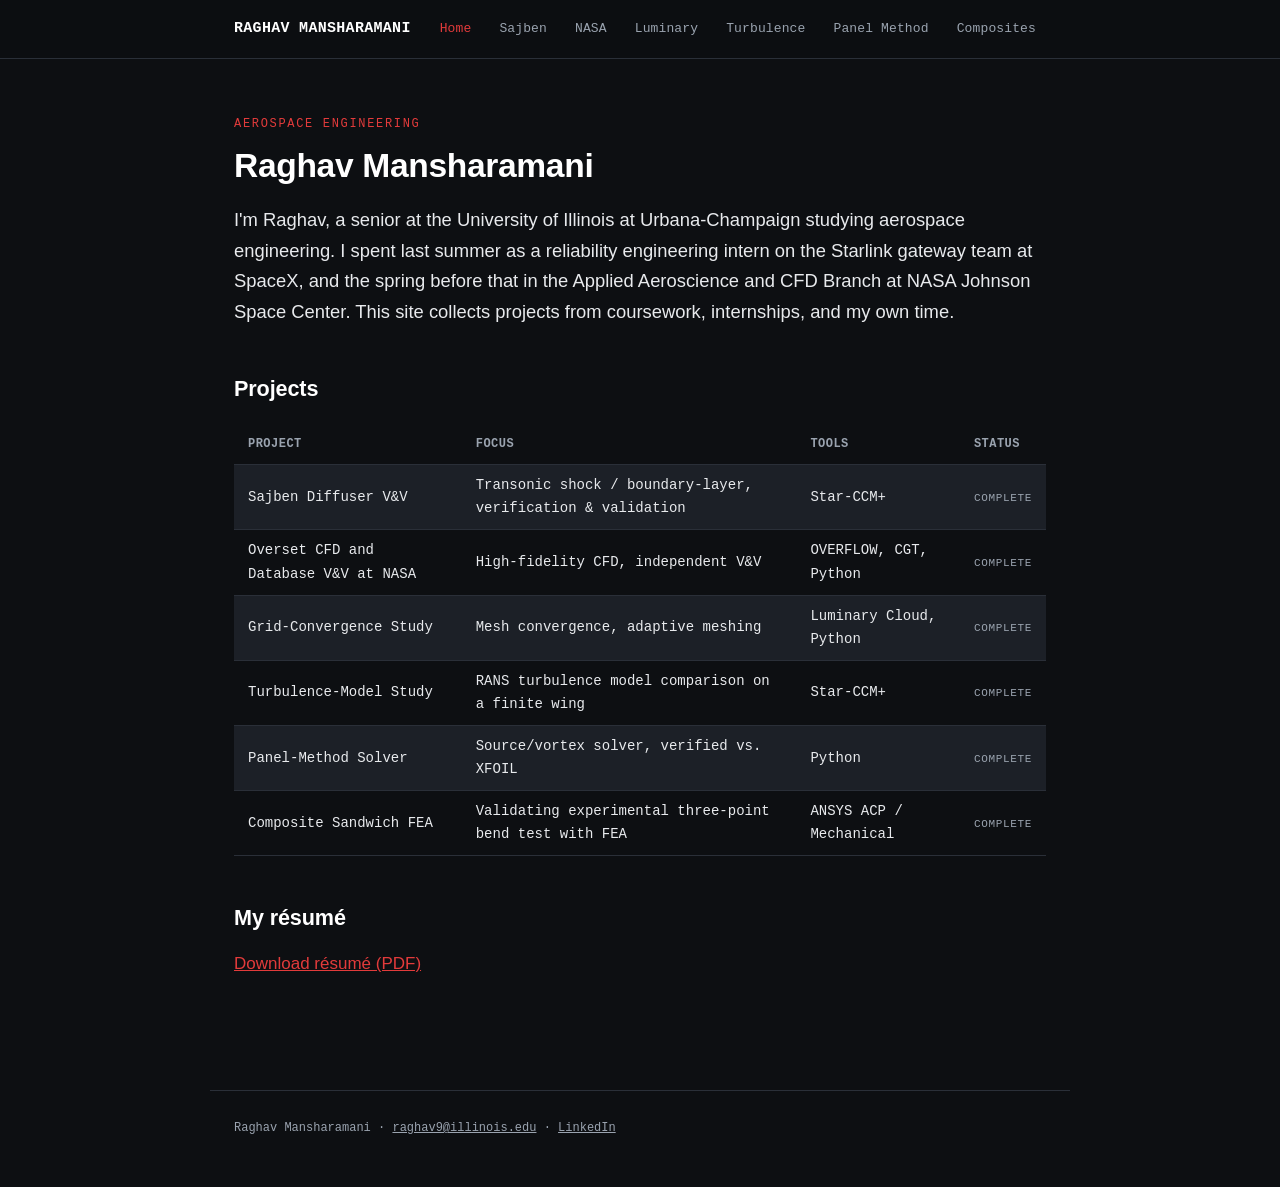
<file: index.html>
<!DOCTYPE html>
<html lang="en">
<head>
  <meta charset="UTF-8">
  <meta name="viewport" content="width=device-width, initial-scale=1.0">
  <title>Raghav Mansharamani — Portfolio</title>
  <link rel="stylesheet" href="style.css">
</head>
<body>

  <nav class="nav">
    <div class="nav-inner">
      <a class="nav-brand" href="index.html">RAGHAV MANSHARAMANI</a>
      <a class="nav-link active" href="index.html">Home</a>
      <a class="nav-link" href="sajben.html">Sajben</a>
      <a class="nav-link" href="nasa.html">NASA</a>
      <a class="nav-link" href="luminary.html">Luminary</a>
      <a class="nav-link" href="turbulence.html">Turbulence</a>
      <a class="nav-link" href="panel-method.html">Panel Method</a>
      <a class="nav-link" href="composites.html">Composites</a>
    </div>
  </nav>

  <main>
    <p class="eyebrow">Aerospace Engineering</p>
    <h1>Raghav Mansharamani</h1>

    <p class="lead">
      I'm Raghav, a senior at the University of Illinois at Urbana-Champaign studying aerospace
      engineering. I spent last summer as a reliability engineering intern on the Starlink gateway
      team at SpaceX, and the spring before that in the Applied Aeroscience and CFD Branch at NASA
      Johnson Space Center. This site collects projects from coursework, internships, and my own
      time.
    </p>

    <h2>Projects</h2>
    <table class="overview">
      <thead>
        <tr>
          <th>Project</th>
          <th>Focus</th>
          <th>Tools</th>
          <th>Status</th>
        </tr>
      </thead>
      <tbody>
        <tr>
          <td><a href="sajben.html">Sajben Diffuser V&amp;V</a></td>
          <td>Transonic shock / boundary-layer, verification &amp; validation</td>
          <td>Star-CCM+</td>
          <td><span class="status">Complete</span></td>
        </tr>
        <tr>
          <td><a href="nasa.html">Overset CFD and Database V&V at NASA</a></td>
          <td>High-fidelity CFD, independent V&amp;V</td>
          <td>OVERFLOW, CGT, Python</td>
          <td><span class="status">Complete</span></td>
        </tr>
        <tr>
          <td><a href="luminary.html">Grid-Convergence Study</a></td>
          <td>Mesh convergence, adaptive meshing</td>
          <td>Luminary Cloud, Python</td>
          <td><span class="status">Complete</span></td>
        </tr>
        <tr>
          <td><a href="turbulence.html">Turbulence-Model Study</a></td>
          <td>RANS turbulence model comparison on a finite wing</td>
          <td>Star-CCM+</td>
          <td><span class="status">Complete</span></td>
        </tr>
        <tr>
          <td><a href="panel-method.html">Panel-Method Solver</a></td>
          <td>Source/vortex solver, verified vs. XFOIL</td>
          <td>Python</td>
          <td><span class="status">Complete</span></td>
        </tr>
        <tr>
          <td><a href="composites.html">Composite Sandwich FEA</a></td>
          <td>Validating experimental three-point bend test with FEA</td>
          <td>ANSYS ACP / Mechanical</td>
          <td><span class="status">Complete</span></td>
        </tr>
      </tbody>
    </table>
    <h2>My résumé</h2>
    <p>
      <a href="Raghav_Mansharamani_Resume.pdf">Download résumé (PDF)</a>
    </p>
  </main>

  <footer>
    Raghav Mansharamani &middot;
    <a href="mailto:raghav9@illinois.edu">raghav9@illinois.edu</a> &middot;
    <a href="https://linkedin.com/in/raghav-mansharamani">LinkedIn</a>
  </footer>

</body>
</html>
</file>
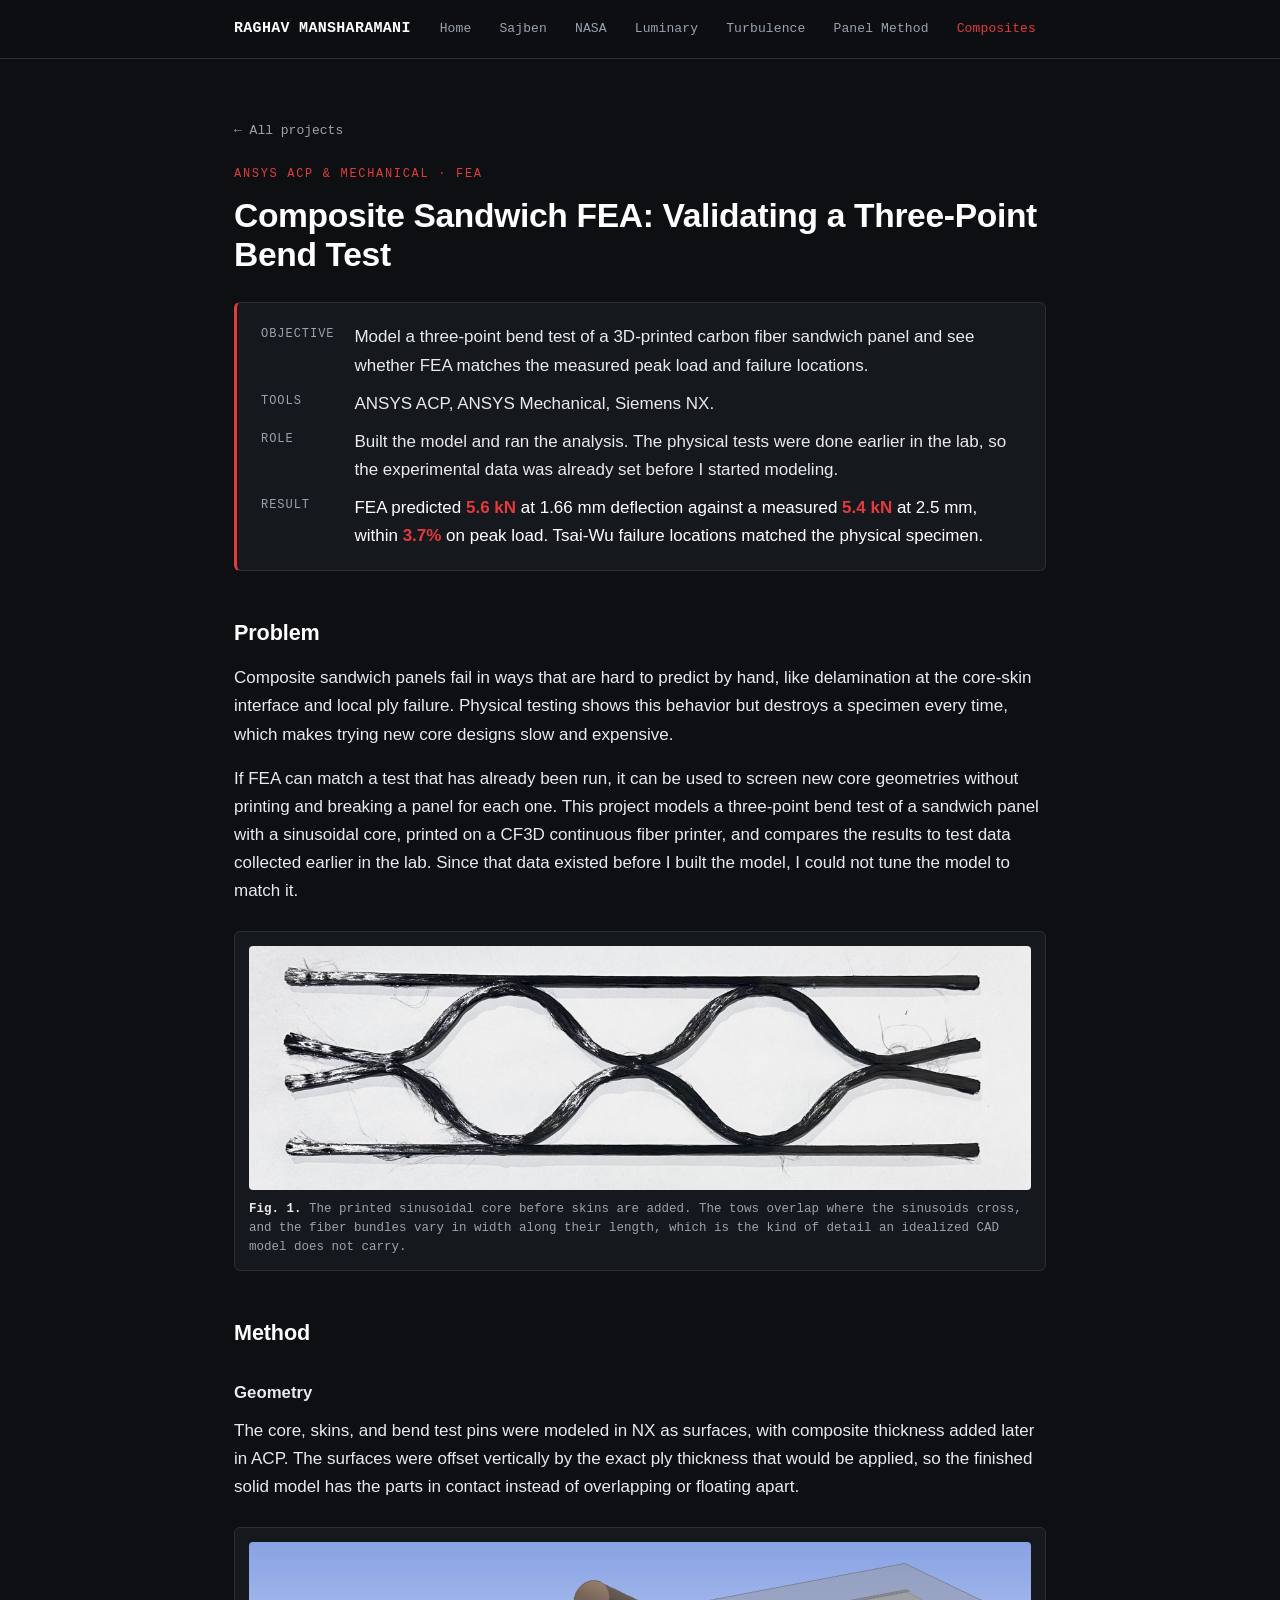
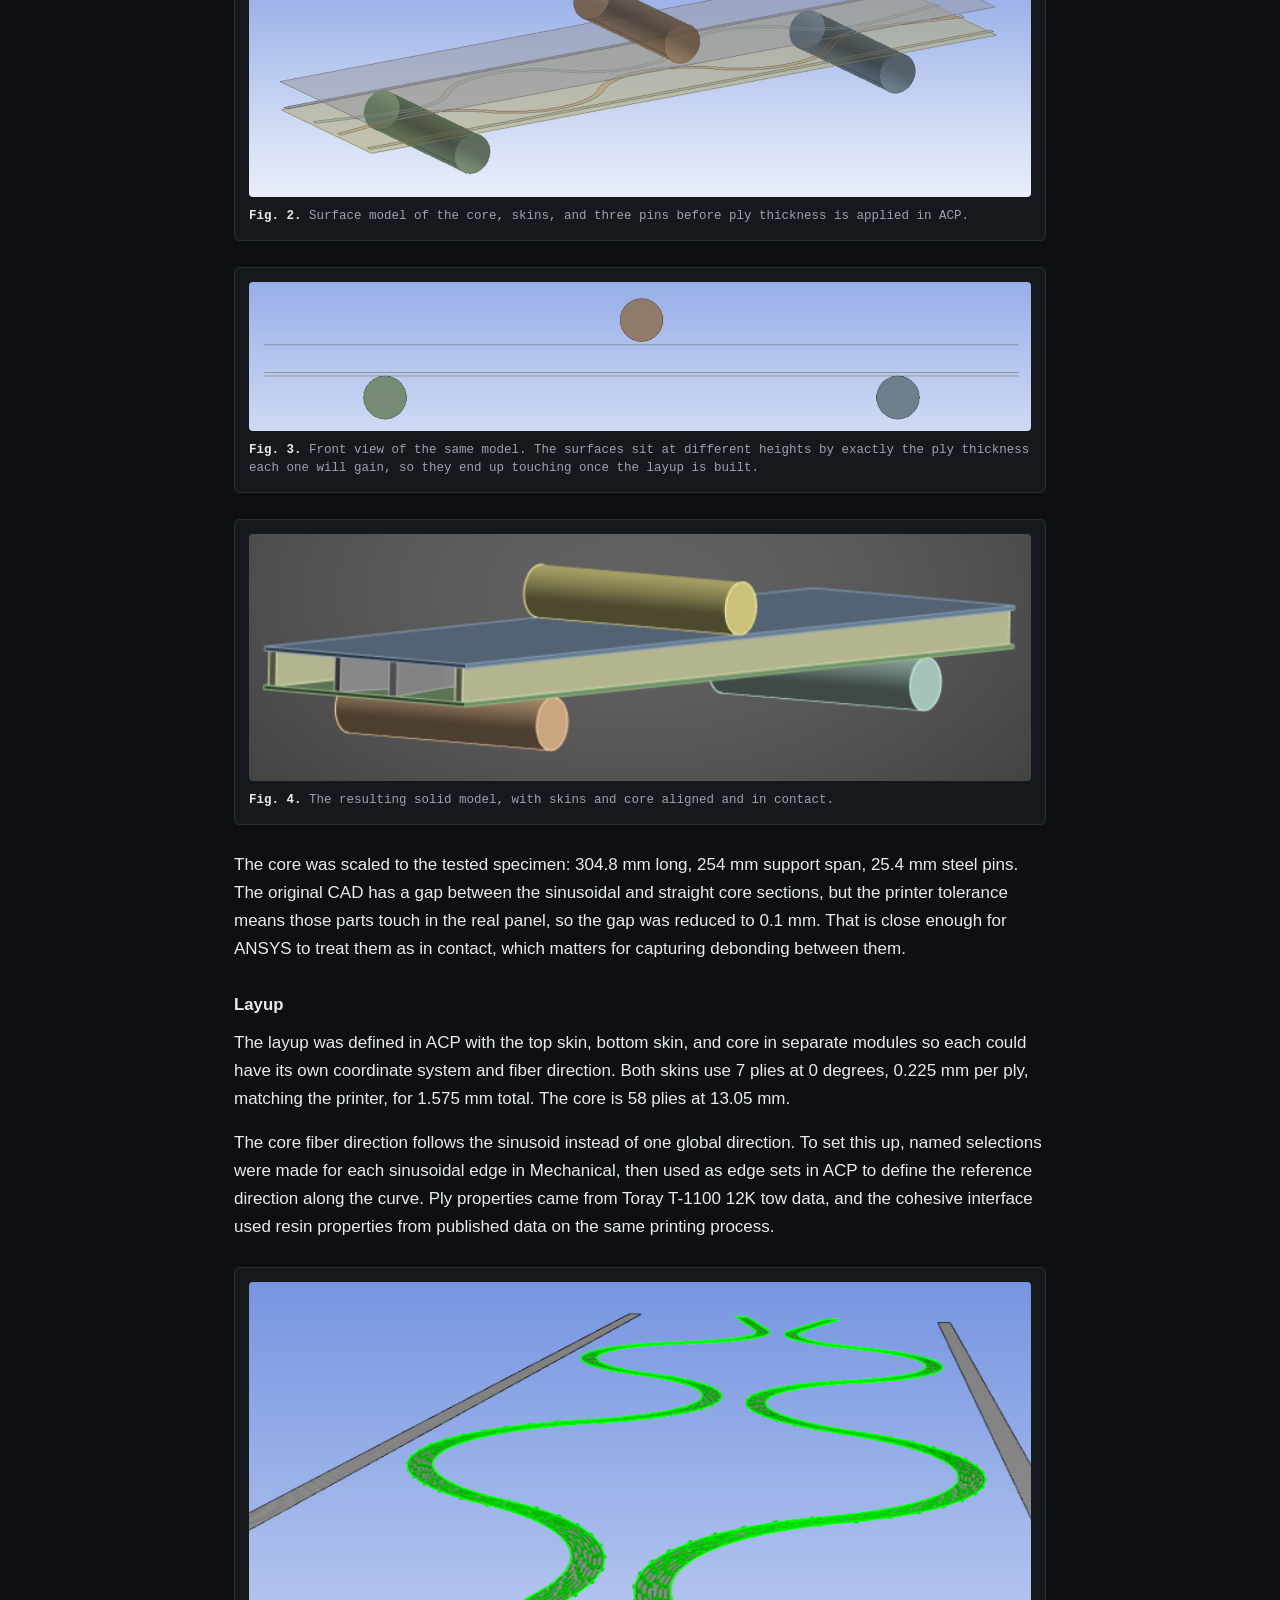
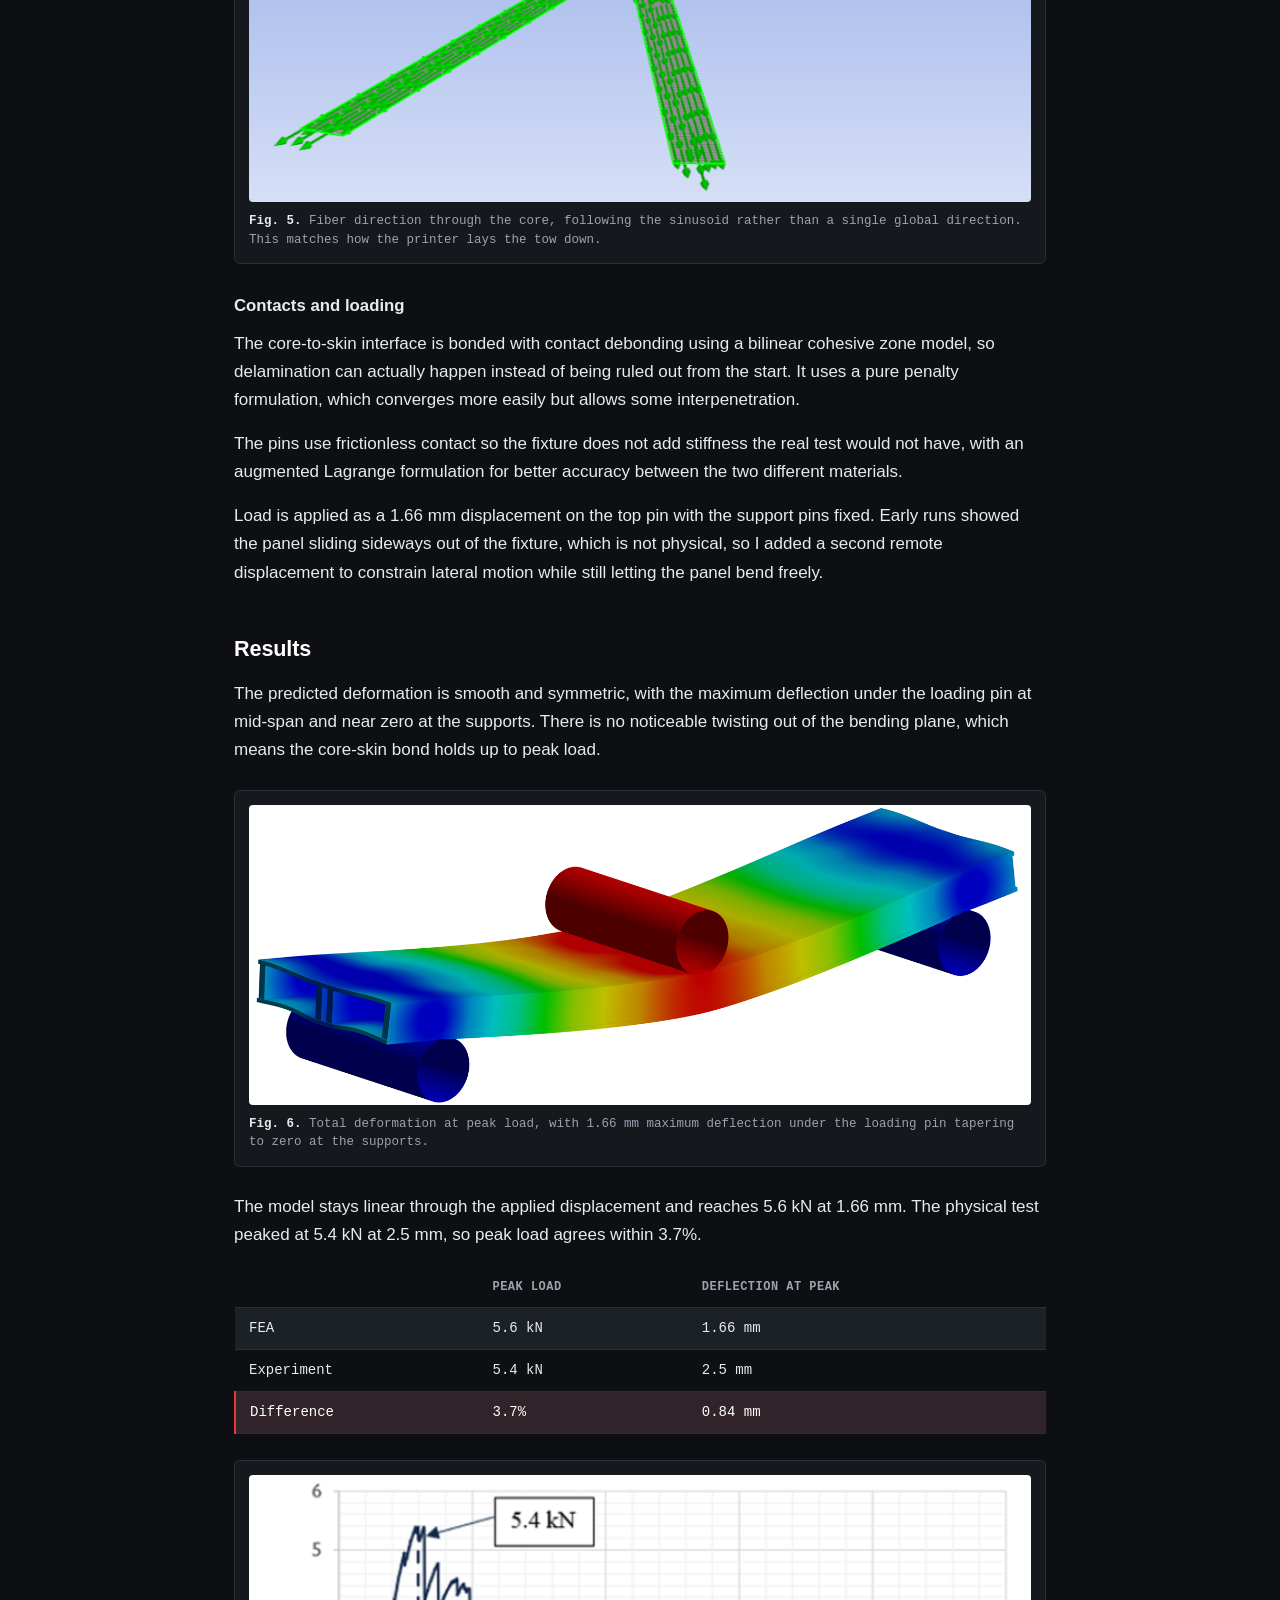
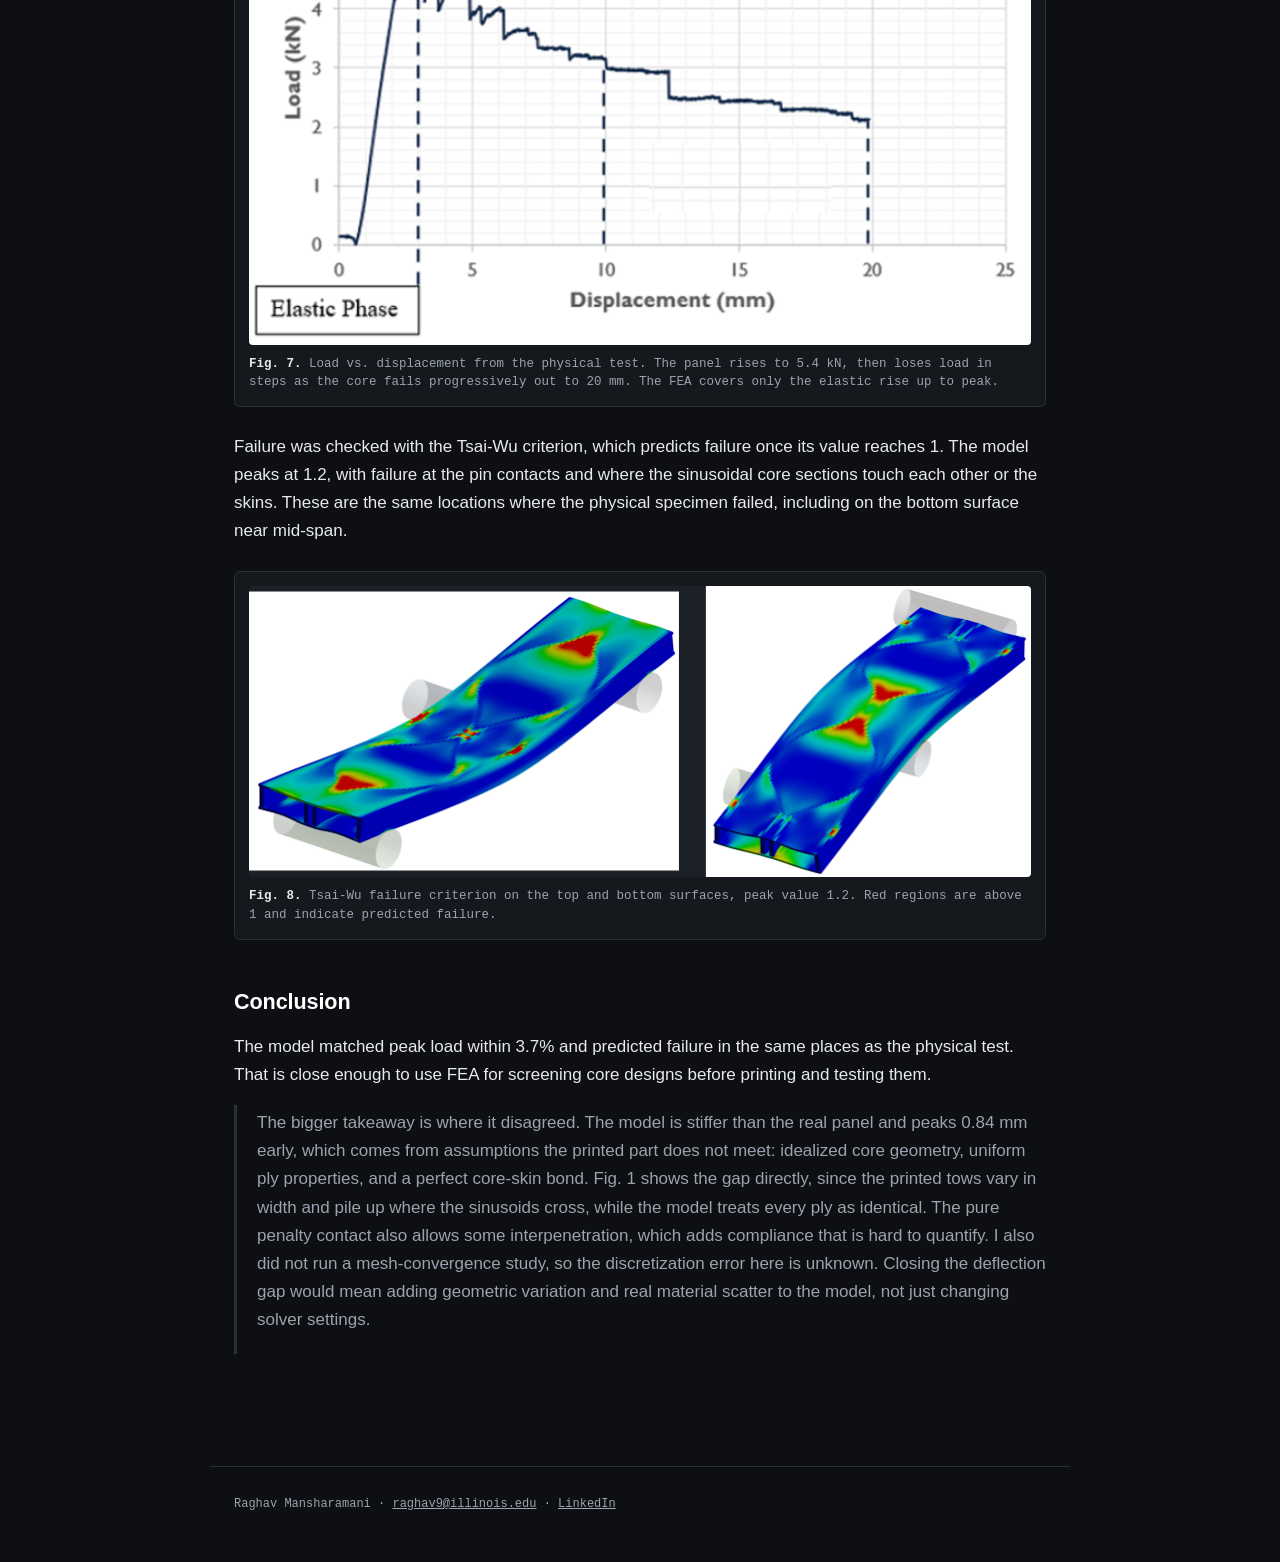
<file: composites.html>
<!DOCTYPE html>
<html lang="en">
<head>
  <meta charset="UTF-8">
  <meta name="viewport" content="width=device-width, initial-scale=1.0">
  <title>Composite Sandwich FEA | Raghav Mansharamani</title>
  <link rel="stylesheet" href="style.css">
</head>
<body>

  <nav class="nav">
    <div class="nav-inner">
      <a class="nav-brand" href="index.html">RAGHAV MANSHARAMANI</a>
      <a class="nav-link" href="index.html">Home</a>
      <a class="nav-link" href="sajben.html">Sajben</a>
      <a class="nav-link" href="nasa.html">NASA</a>
      <a class="nav-link" href="luminary.html">Luminary</a>
      <a class="nav-link" href="turbulence.html">Turbulence</a>
      <a class="nav-link" href="panel-method.html">Panel Method</a>
      <a class="nav-link active" href="composites.html">Composites</a>
    </div>
  </nav>

  <main>
    <a class="backlink" href="index.html">&larr; All projects</a>

    <p class="eyebrow">ANSYS ACP &amp; Mechanical · FEA</p>
    <h1>Composite Sandwich FEA: Validating a Three-Point Bend Test</h1>

    <div class="specblock">
      <dl>
        <dt>Objective</dt>
        <dd>Model a three-point bend test of a 3D-printed carbon fiber sandwich panel and see
            whether FEA matches the measured peak load and failure locations.</dd>
        <dt>Tools</dt>
        <dd>ANSYS ACP, ANSYS Mechanical, Siemens NX.</dd>
        <dt>Role</dt>
        <dd>Built the model and ran the analysis. The physical tests were done earlier in the
            lab, so the experimental data was already set before I started modeling.</dd>
        <dt>Result</dt>
        <dd class="result">FEA predicted <b>5.6 kN</b> at 1.66 mm deflection against a measured
            <b>5.4 kN</b> at 2.5 mm, within <b>3.7%</b> on peak load. Tsai-Wu failure locations
            matched the physical specimen.</dd>
      </dl>
    </div>

    <h2>Problem</h2>
    <p>
      Composite sandwich panels fail in ways that are hard to predict by hand, like delamination
      at the core-skin interface and local ply failure. Physical testing shows this behavior but
      destroys a specimen every time, which makes trying new core designs slow and expensive.
    </p>
    <p>
      If FEA can match a test that has already been run, it can be used to screen new core
      geometries without printing and breaking a panel for each one. This project models a
      three-point bend test of a sandwich panel with a sinusoidal core, printed on a CF3D
      continuous fiber printer, and compares the results to test data collected earlier in the
      lab. Since that data existed before I built the model, I could not tune the model to match
      it.
    </p>

    <figure>
      <img src="images/sincoreprinted.jpeg" alt="Printed continuous carbon fiber sinusoidal core structure">
      <figcaption><b>Fig. 1.</b> The printed sinusoidal core before skins are added. The tows
        overlap where the sinusoids cross, and the fiber bundles vary in width along their
        length, which is the kind of detail an idealized CAD model does not carry.</figcaption>
    </figure>

    <h2>Method</h2>

    <h3>Geometry</h3>
    <p>
      The core, skins, and bend test pins were modeled in NX as surfaces, with composite
      thickness added later in ACP. The surfaces were offset vertically by the exact ply
      thickness that would be applied, so the finished solid model has the parts in contact
      instead of overlapping or floating apart.
    </p>

    <figure>
      <img src="images/iso_surface_sin.png" alt="Isometric view of surface model with core, skins, and pins">
      <figcaption><b>Fig. 2.</b> Surface model of the core, skins, and three pins before ply
        thickness is applied in ACP.</figcaption>
    </figure>

    <figure>
      <img src="images/front_offset_sin.png" alt="Front view showing vertical offsets between skin, core, and pin surfaces">
      <figcaption><b>Fig. 3.</b> Front view of the same model. The surfaces sit at different
        heights by exactly the ply thickness each one will gain, so they end up touching once the
        layup is built.</figcaption>
    </figure>

    <figure>
      <img src="images/sin_solid.png" alt="Solid model of sandwich panel with pins after ply thickness applied">
      <figcaption><b>Fig. 4.</b> The resulting solid model, with skins and core aligned and in
        contact.</figcaption>
    </figure>

    <p>
      The core was scaled to the tested specimen: 304.8 mm long, 254 mm support span, 25.4 mm
      steel pins. The original CAD has a gap between the sinusoidal and straight core sections,
      but the printer tolerance means those parts touch in the real panel, so the gap was reduced
      to 0.1 mm. That is close enough for ANSYS to treat them as in contact, which matters for
      capturing debonding between them.
    </p>

    <h3>Layup</h3>
    <p>
      The layup was defined in ACP with the top skin, bottom skin, and core in separate modules
      so each could have its own coordinate system and fiber direction. Both skins use 7 plies at
      0 degrees, 0.225 mm per ply, matching the printer, for 1.575 mm total. The core is 58 plies
      at 13.05 mm.
    </p>
    <p>
      The core fiber direction follows the sinusoid instead of one global direction. To set this
      up, named selections were made for each sinusoidal edge in Mechanical, then used as edge
      sets in ACP to define the reference direction along the curve. Ply properties came from
      Toray T-1100 12K tow data, and the cohesive interface used resin properties from published
      data on the same printing process.
    </p>

    <figure>
      <img src="images/sin_fiber_direc.png" alt="Fiber direction arrows following the sinusoidal core geometry">
      <figcaption><b>Fig. 5.</b> Fiber direction through the core, following the sinusoid rather
        than a single global direction. This matches how the printer lays the tow down.</figcaption>
    </figure>

    <h3>Contacts and loading</h3>
    <p>
      The core-to-skin interface is bonded with contact debonding using a bilinear cohesive zone
      model, so delamination can actually happen instead of being ruled out from the start. It
      uses a pure penalty formulation, which converges more easily but allows some
      interpenetration.
    </p>
    <p>
      The pins use frictionless contact so the fixture does not add stiffness the real test would
      not have, with an augmented Lagrange formulation for better accuracy between the two
      different materials.
    </p>
    <p>
      Load is applied as a 1.66 mm displacement on the top pin with the support pins fixed. Early
      runs showed the panel sliding sideways out of the fixture, which is not physical, so I added
      a second remote displacement to constrain lateral motion while still letting the panel bend
      freely.
    </p>

    <h2>Results</h2>
    <p>
      The predicted deformation is smooth and symmetric, with the maximum deflection under the
      loading pin at mid-span and near zero at the supports. There is no noticeable twisting out
      of the bending plane, which means the core-skin bond holds up to peak load.
    </p>

    <figure>
      <img src="images/totaldefo.png" alt="Total deformation contour of the sandwich panel under bending">
      <figcaption><b>Fig. 6.</b> Total deformation at peak load, with 1.66 mm maximum deflection
        under the loading pin tapering to zero at the supports.</figcaption>
    </figure>

    <p>
      The model stays linear through the applied displacement and reaches 5.6 kN at 1.66 mm. The
      physical test peaked at 5.4 kN at 2.5 mm, so peak load agrees within 3.7%.
    </p>

    <table>
      <thead>
        <tr><th></th><th>Peak load</th><th>Deflection at peak</th></tr>
      </thead>
      <tbody>
        <tr><td>FEA</td><td>5.6 kN</td><td>1.66 mm</td></tr>
        <tr><td>Experiment</td><td>5.4 kN</td><td>2.5 mm</td></tr>
        <tr class="highlight"><td>Difference</td><td>3.7%</td><td>0.84 mm</td></tr>
      </tbody>
    </table>

    <figure>
      <img src="images/load_displacement_exp.png" alt="Load displacement curve from the physical three-point bend test">
      <figcaption><b>Fig. 7.</b> Load vs. displacement from the physical test. The panel rises to
        5.4 kN, then loses load in steps as the core fails progressively out to 20 mm. The FEA
        covers only the elastic rise up to peak.</figcaption>
    </figure>

    <p>
      Failure was checked with the Tsai-Wu criterion, which predicts failure once its value
      reaches 1. The model peaks at 1.2, with failure at the pin contacts and where the
      sinusoidal core sections touch each other or the skins. These are the same locations where
      the physical specimen failed, including on the bottom surface near mid-span.
    </p>

    <figure>
      <img src="images/tsaiwu.png" alt="Tsai-Wu failure criterion contour, top and bottom views">
      <figcaption><b>Fig. 8.</b> Tsai-Wu failure criterion on the top and bottom surfaces, peak
        value 1.2. Red regions are above 1 and indicate predicted failure.</figcaption>
    </figure>

    <h2>Conclusion</h2>
    <p>
      The model matched peak load within 3.7% and predicted failure in the same places as the
      physical test. That is close enough to use FEA for screening core designs before printing
      and testing them.
    </p>
    <div class="assessment">
      <p>
        The bigger takeaway is where it disagreed. The model is stiffer than the real panel and
        peaks 0.84 mm early, which comes from assumptions the printed part does not meet:
        idealized core geometry, uniform ply properties, and a perfect core-skin bond. Fig. 1
        shows the gap directly, since the printed tows vary in width and pile up where the
        sinusoids cross, while the model treats every ply as identical. The pure penalty contact
        also allows some interpenetration, which adds compliance that is hard to quantify. I also
        did not run a mesh-convergence study, so the discretization error here is unknown. Closing
        the deflection gap would mean adding geometric variation and real material scatter to the
        model, not just changing solver settings.
      </p>
    </div>
  </main>

  <footer>
    Raghav Mansharamani &middot;
    <a href="mailto:raghav9@illinois.edu">raghav9@illinois.edu</a> &middot;
    <a href="https://linkedin.com/in/raghav-mansharamani">LinkedIn</a>
  </footer>

</body>
</html>
</file>
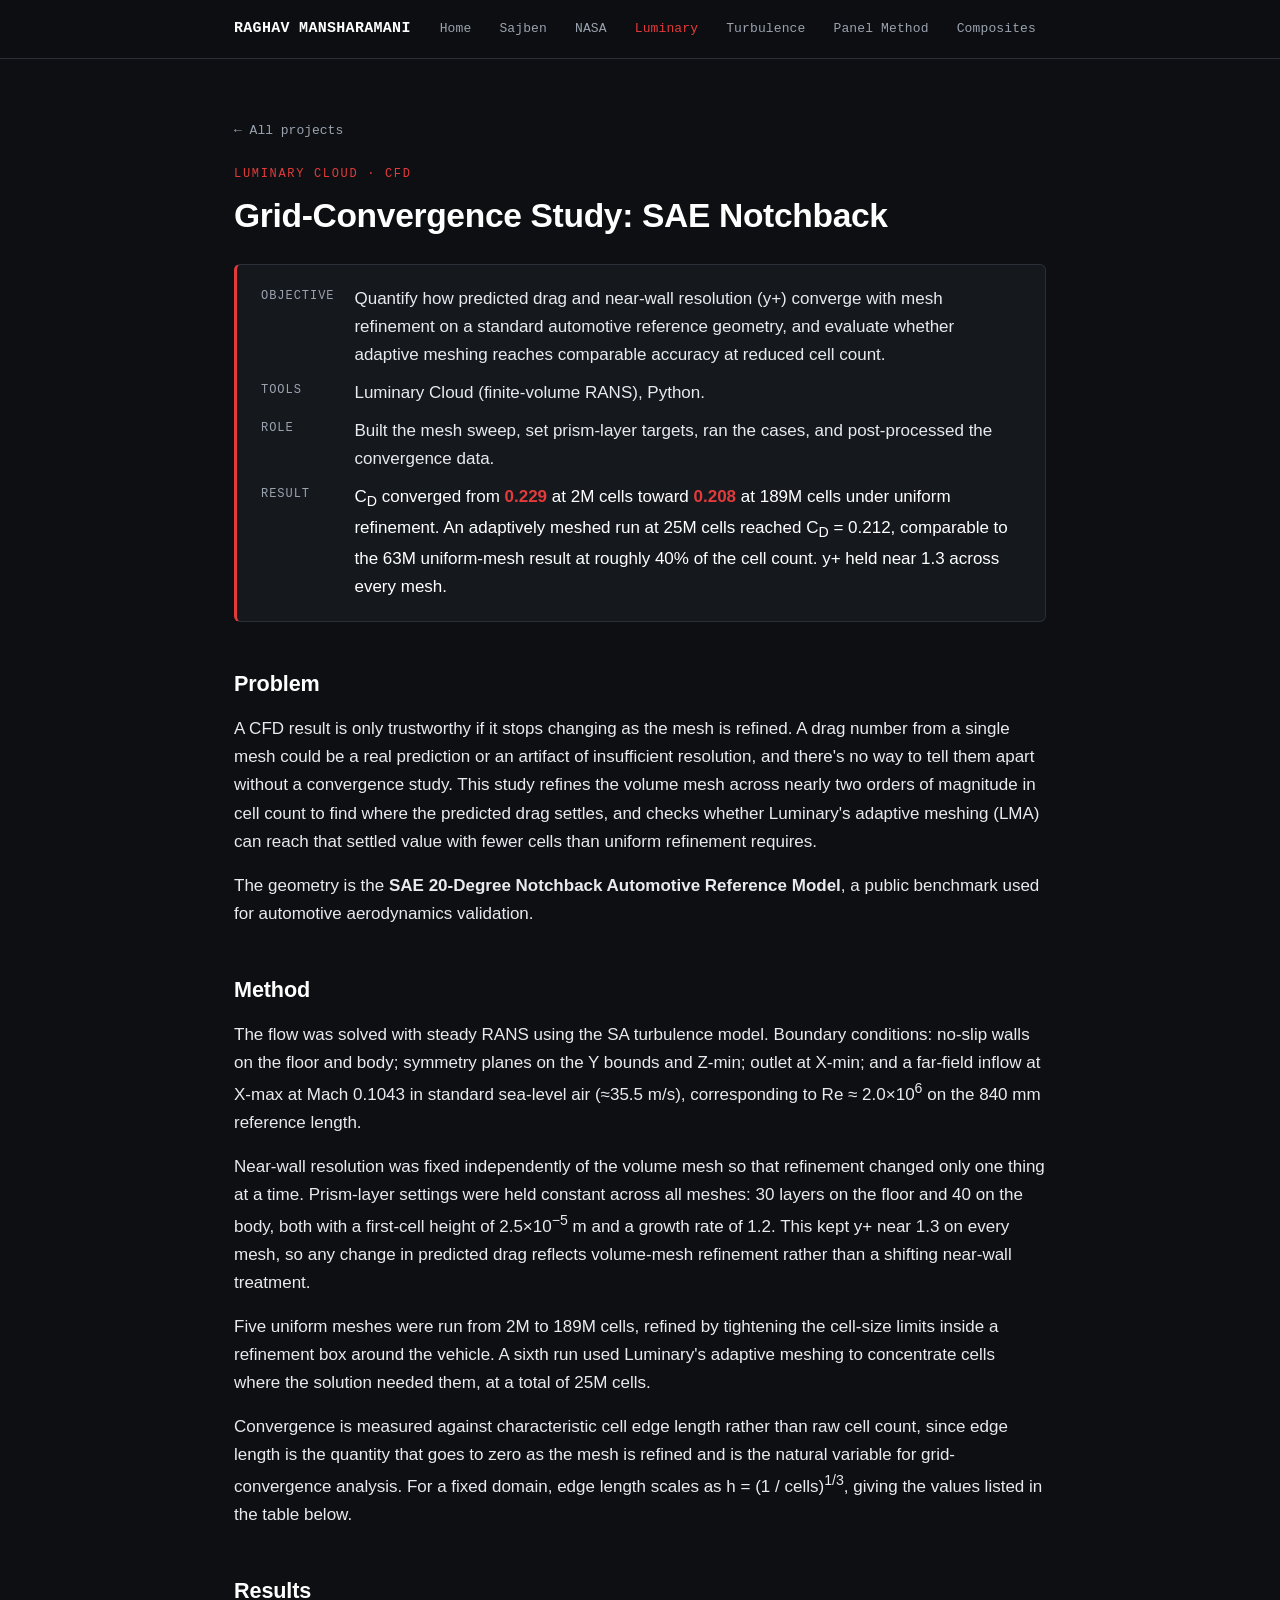
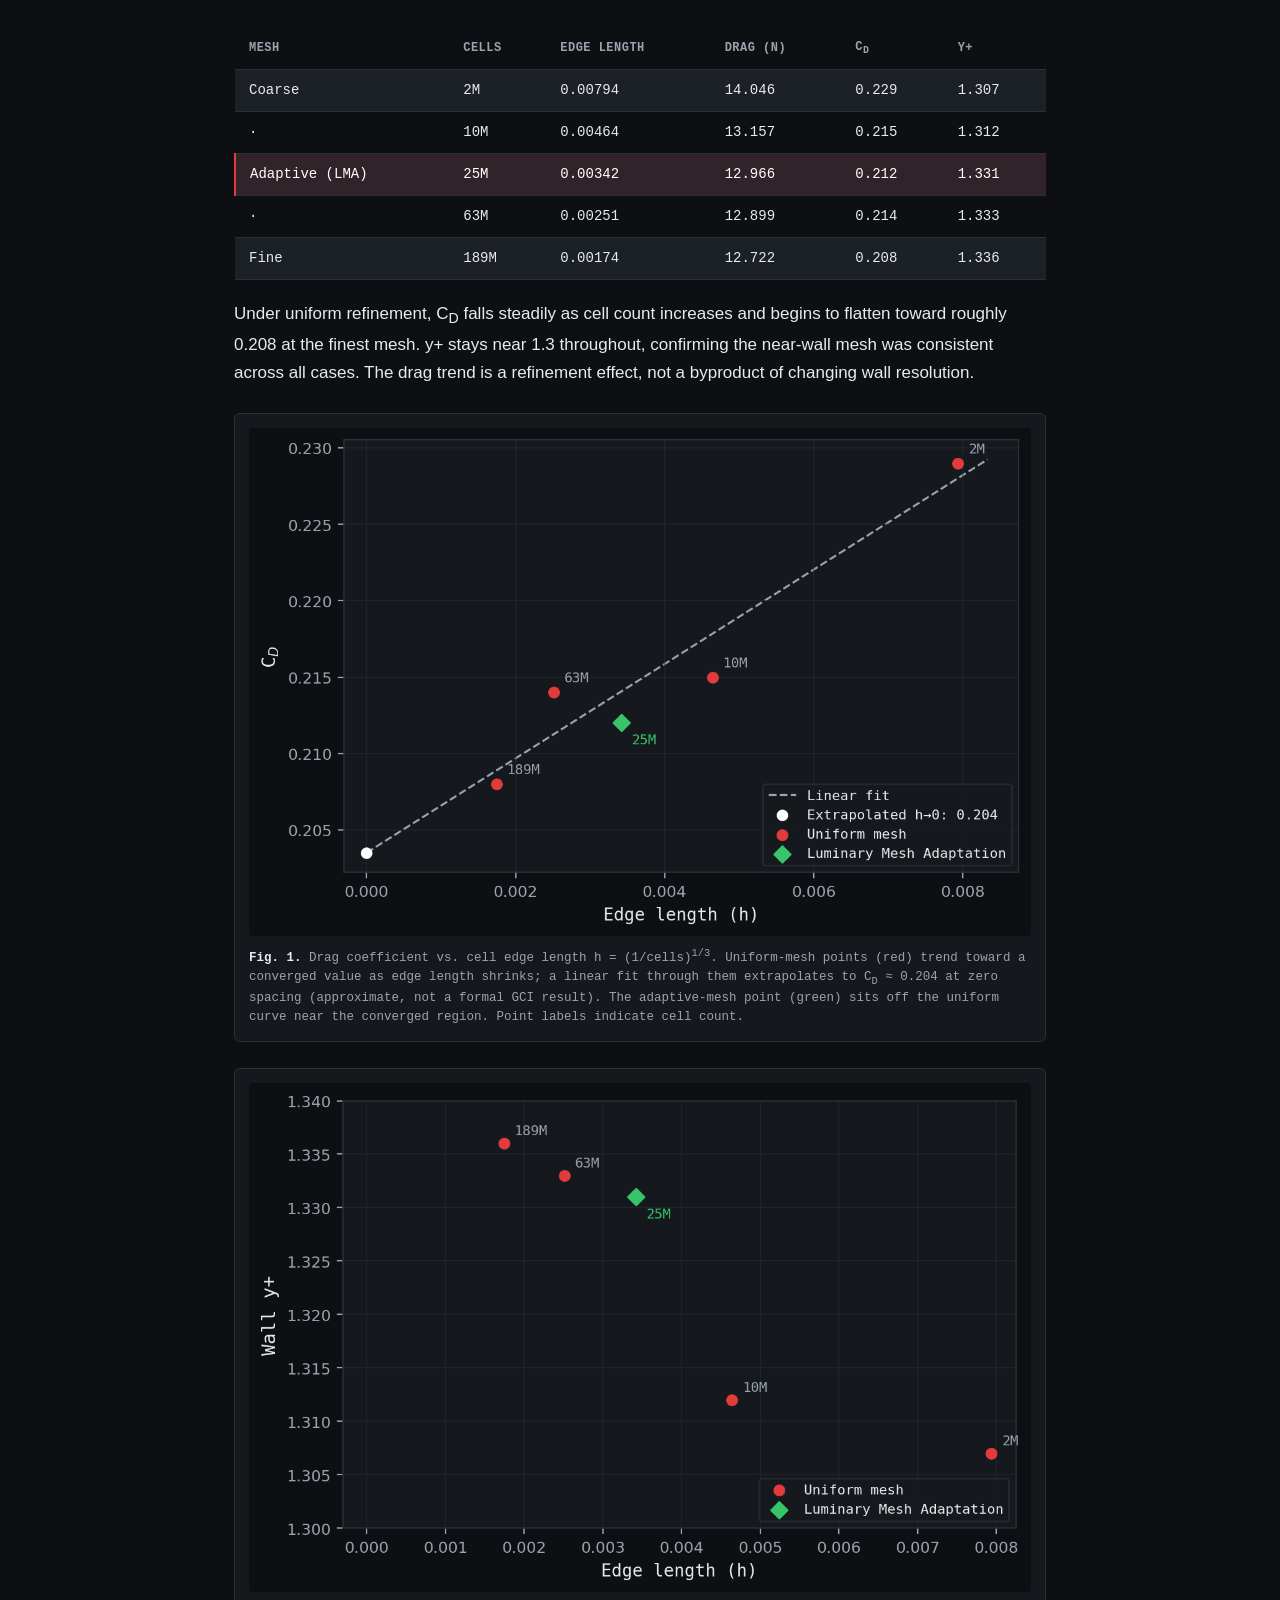
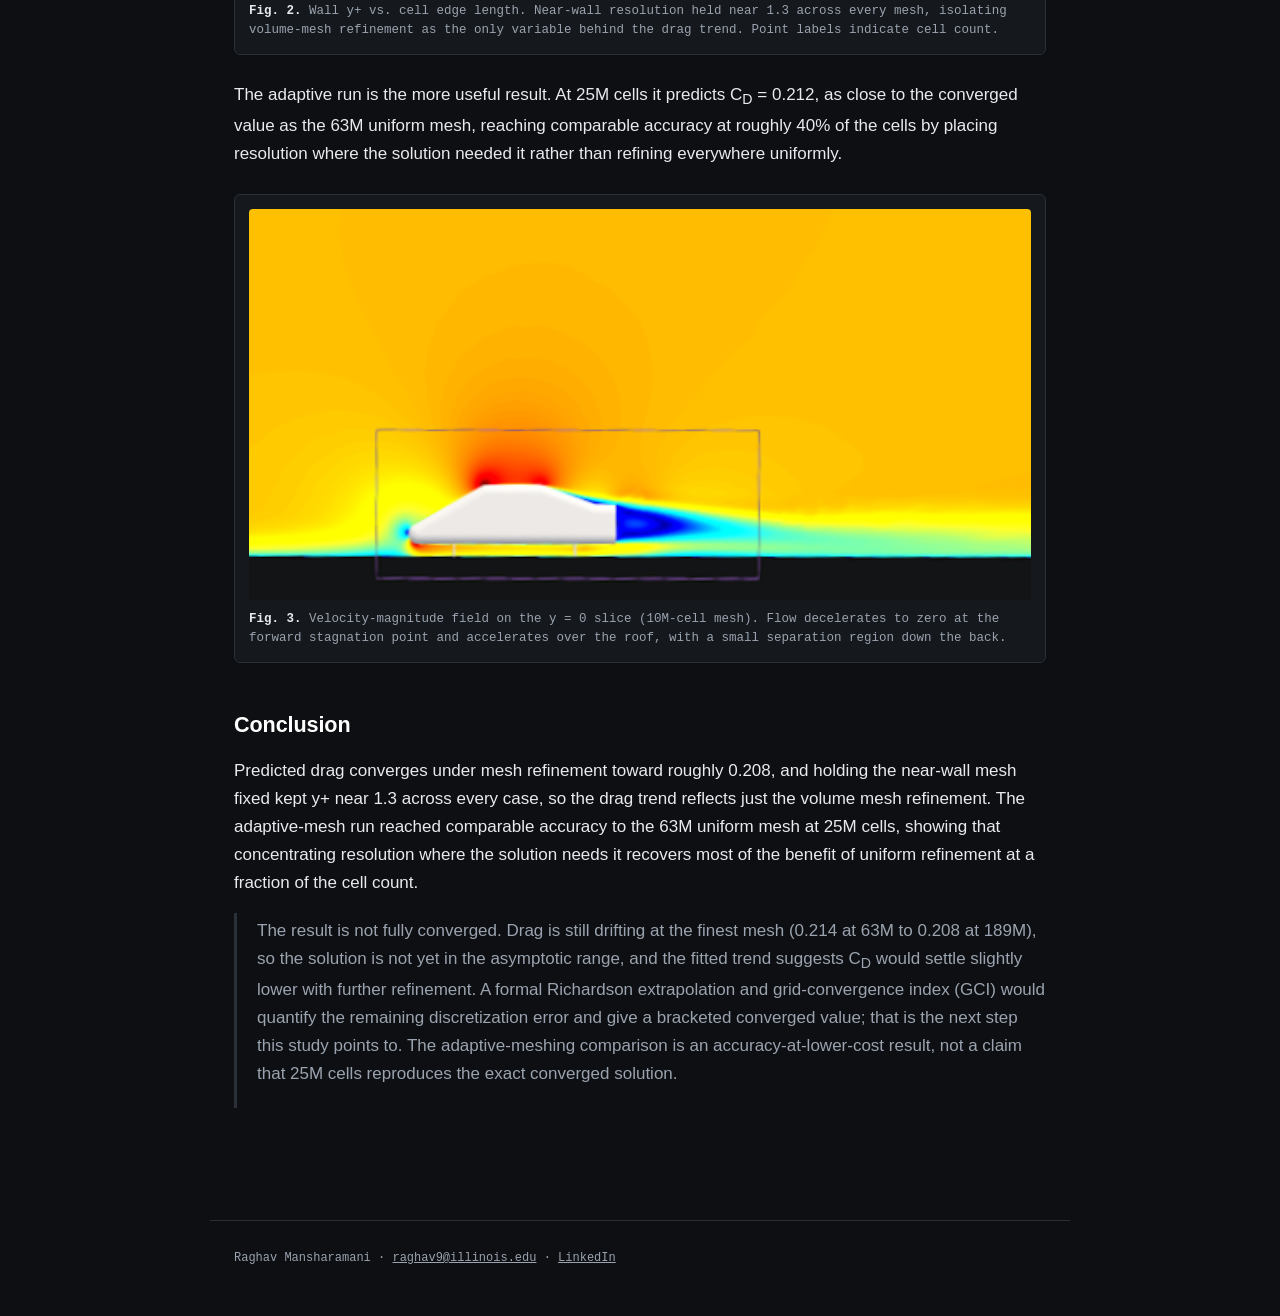
<file: luminary.html>
<!DOCTYPE html>
<html lang="en">
<head>
  <meta charset="UTF-8">
  <meta name="viewport" content="width=device-width, initial-scale=1.0">
  <title>Grid-Convergence Study — Raghav Mansharamani</title>
  <link rel="stylesheet" href="style.css">
</head>
<body>

  <nav class="nav">
    <div class="nav-inner">
      <a class="nav-brand" href="index.html">RAGHAV MANSHARAMANI</a>
      <a class="nav-link" href="index.html">Home</a>
      <a class="nav-link" href="sajben.html">Sajben</a>
      <a class="nav-link" href="nasa.html">NASA</a>
      <a class="nav-link active" href="luminary.html">Luminary</a>
      <a class="nav-link" href="turbulence.html">Turbulence</a>
      <a class="nav-link" href="panel-method.html">Panel Method</a>
      <a class="nav-link" href="composites.html">Composites</a>
    </div>
  </nav>

  <main>
    <a class="backlink" href="index.html">&larr; All projects</a>

    <p class="eyebrow">Luminary Cloud · CFD</p>
    <h1>Grid-Convergence Study: SAE Notchback</h1>

    <div class="specblock">
      <dl>
        <dt>Objective</dt>
        <dd>Quantify how predicted drag and near-wall resolution (y+) converge with mesh
            refinement on a standard automotive reference geometry, and evaluate whether
            adaptive meshing reaches comparable accuracy at reduced cell count.</dd>
        <dt>Tools</dt>
        <dd>Luminary Cloud (finite-volume RANS), Python.</dd>
        <dt>Role</dt>
        <dd>Built the mesh sweep, set prism-layer targets, ran the cases, and post-processed
            the convergence data.</dd>
        <dt>Result</dt>
        <dd class="result">C<sub>D</sub> converged from <b>0.229</b> at 2M cells toward
            <b>0.208</b> at 189M cells under uniform refinement. An adaptively meshed run at
            25M cells reached C<sub>D</sub> = 0.212, comparable to the 63M uniform-mesh
            result at roughly 40% of the cell count. y+ held near 1.3 across every mesh.</dd>
      </dl>
    </div>

    <h2>Problem</h2>
    <p>
      A CFD result is only trustworthy if it stops changing as the mesh is refined. A drag
      number from a single mesh could be a real prediction or an artifact of insufficient
      resolution, and there's no way to tell them apart without a convergence study. This study
      refines the volume mesh across nearly two orders of magnitude in cell count to find where
      the predicted drag settles, and checks whether Luminary's adaptive meshing (LMA) can reach that
      settled value with fewer cells than uniform refinement requires.
    </p>
    <p>
      The geometry is the <b>SAE 20-Degree Notchback Automotive Reference Model</b>, a
      public benchmark used for automotive aerodynamics validation.
    </p>

    <h2>Method</h2>
    <p>
      The flow was solved with steady RANS using the SA turbulence model. Boundary
      conditions: no-slip walls on the floor and body; symmetry planes on the Y bounds and
      Z-min; outlet at X-min; and a far-field inflow at X-max at Mach 0.1043 in standard
      sea-level air (&asymp;35.5 m/s), corresponding to Re &asymp; 2.0&times;10<sup>6</sup> on
      the 840 mm reference length.
    </p>
    <p>
      Near-wall resolution was fixed independently of the volume mesh so that refinement changed
      only one thing at a time. Prism-layer settings were held constant across all meshes:
      30 layers on the floor and 40 on the body, both with a first-cell height of
      2.5&times;10<sup>&minus;5</sup> m and a growth rate of 1.2. This kept y+ near 1.3 on every
      mesh, so any change in predicted drag reflects volume-mesh refinement rather than a
      shifting near-wall treatment.
    </p>
    <p>
      Five uniform meshes were run from 2M to 189M cells, refined by tightening the cell-size
      limits inside a refinement box around the vehicle. A sixth run used Luminary's adaptive
      meshing to concentrate cells where the solution needed them, at a total of 25M cells.
    </p>
    <p>
      Convergence is measured against characteristic cell edge length rather than raw cell
      count, since edge length is the quantity that goes to zero as the mesh is refined and is
      the natural variable for grid-convergence analysis. For a fixed domain, edge length scales
      as h = (1 / cells)<sup>1/3</sup>, giving the values listed in the table below.
    </p>

    <h2>Results</h2>
    <table>
      <thead>
        <tr><th>Mesh</th><th>Cells</th><th>Edge length</th><th>Drag (N)</th><th>C<sub>D</sub></th><th>y+</th></tr>
      </thead>
      <tbody>
        <tr><td>Coarse</td><td>2M</td><td>0.00794</td><td>14.046</td><td>0.229</td><td>1.307</td></tr>
        <tr><td>&middot;</td><td>10M</td><td>0.00464</td><td>13.157</td><td>0.215</td><td>1.312</td></tr>
        <tr class="highlight"><td>Adaptive (LMA)</td><td>25M</td><td>0.00342</td><td>12.966</td><td>0.212</td><td>1.331</td></tr>
        <tr><td>&middot;</td><td>63M</td><td>0.00251</td><td>12.899</td><td>0.214</td><td>1.333</td></tr>
        <tr><td>Fine</td><td>189M</td><td>0.00174</td><td>12.722</td><td>0.208</td><td>1.336</td></tr>
      </tbody>
    </table>

    <p>
      Under uniform refinement, C<sub>D</sub> falls steadily as cell count increases and begins
      to flatten toward roughly 0.208 at the finest mesh. y+ stays near 1.3 throughout,
      confirming the near-wall mesh was consistent across all cases. The drag trend is a
      refinement effect, not a byproduct of changing wall resolution.
    </p>

    <figure>
      <img src="images/cd_vs_edge.png" alt="Drag coefficient vs edge length">
      <figcaption><b>Fig. 1.</b> Drag coefficient vs. cell edge length h = (1/cells)<sup>1/3</sup>.
        Uniform-mesh points (red) trend toward a converged value as edge length shrinks; a linear
        fit through them extrapolates to C<sub>D</sub> &asymp; 0.204 at zero spacing (approximate,
        not a formal GCI result). The adaptive-mesh point (green) sits off the uniform curve near
        the converged region. Point labels indicate cell count.</figcaption>
    </figure>
    
    <figure>
      <img src="images/yplus_vs_edge.png" alt="Wall y+ vs edge length">
    <figcaption><b>Fig. 2.</b> Wall y+ vs. cell edge length. Near-wall resolution held near 1.3
      across every mesh, isolating volume-mesh refinement as the only variable behind the drag
      trend. Point labels indicate cell count.</figcaption>
    </figure>

    <p>
      The adaptive run is the more useful result. At 25M cells it predicts C<sub>D</sub> = 0.212,
      as close to the converged value as the 63M uniform mesh, reaching comparable
      accuracy at roughly 40% of the cells by placing resolution where the solution needed it
      rather than refining everywhere uniformly.
    </p>

    <figure>
      <img src="images/notchback_10mcv.png" alt="Velocity field, y=0 slice, 10M-cell mesh">
      <figcaption><b>Fig. 3.</b> Velocity-magnitude field on the y = 0 slice (10M-cell mesh).
        Flow decelerates to zero at the forward stagnation point and accelerates over the roof, with a small separation region down the back.</figcaption>
    </figure>

    <h2>Conclusion</h2>
    <p>
      Predicted drag converges under mesh refinement toward roughly 0.208, and holding the
      near-wall mesh fixed kept y+ near 1.3 across every case, so the drag trend reflects
      just the volume mesh refinement. The adaptive-mesh run reached comparable accuracy to the 63M
      uniform mesh at 25M cells, showing that concentrating resolution where the solution needs it
      recovers most of the benefit of uniform refinement at a fraction of the cell count.
    </p>
    <div class="assessment">
      <p>
        The result is not fully converged. Drag is still drifting at the finest mesh (0.214 at 63M
        to 0.208 at 189M), so the solution is not yet in the asymptotic range, and the fitted trend
        suggests C<sub>D</sub> would settle slightly lower with further refinement. A formal
        Richardson extrapolation and grid-convergence index (GCI) would quantify the remaining
        discretization error and give a bracketed converged value; that is the next step this study
        points to. The adaptive-meshing comparison is an accuracy-at-lower-cost result, not a claim
        that 25M cells reproduces the exact converged solution.
      </p>
    </div>
  </main>

  <footer>
    Raghav Mansharamani &middot;
    <a href="mailto:raghav9@illinois.edu">raghav9@illinois.edu</a> &middot;
    <a href="https://linkedin.com/in/raghav-mansharamani">LinkedIn</a>
  </footer>

</body>
</html>
</file>
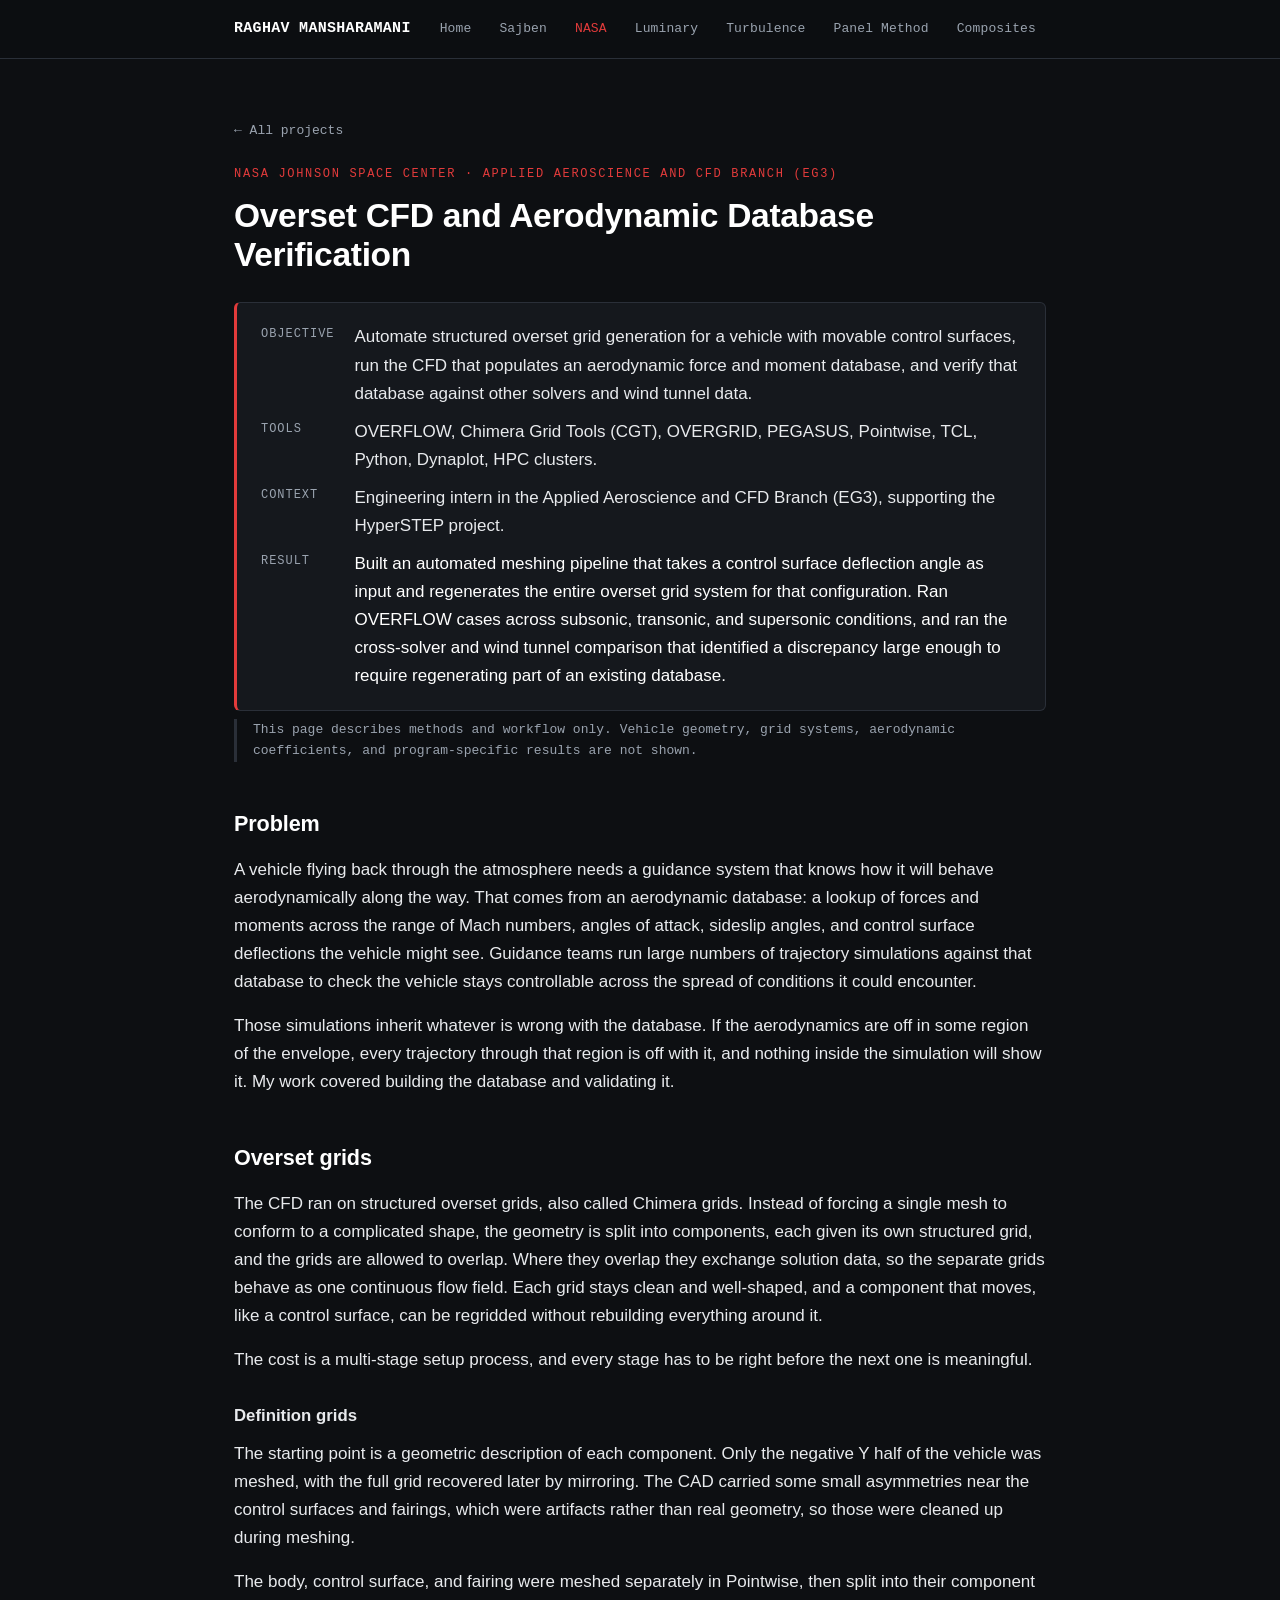
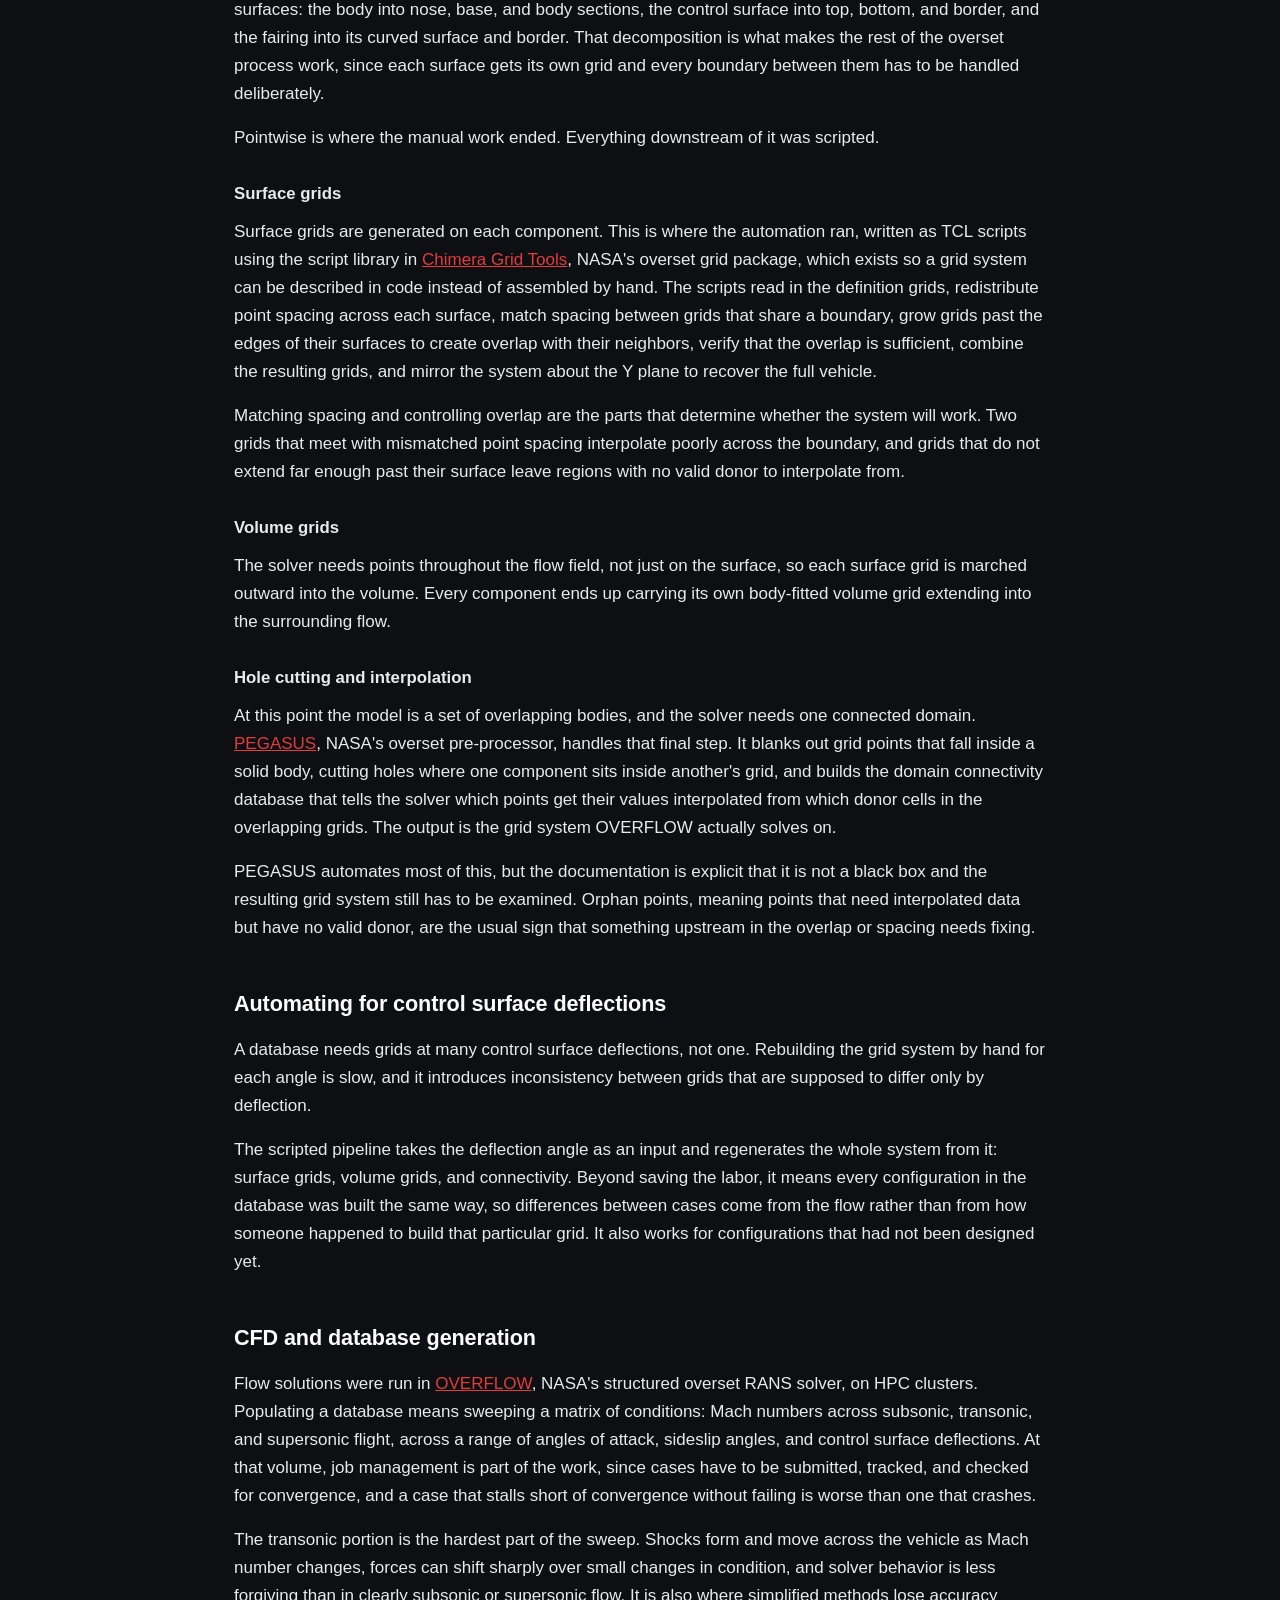
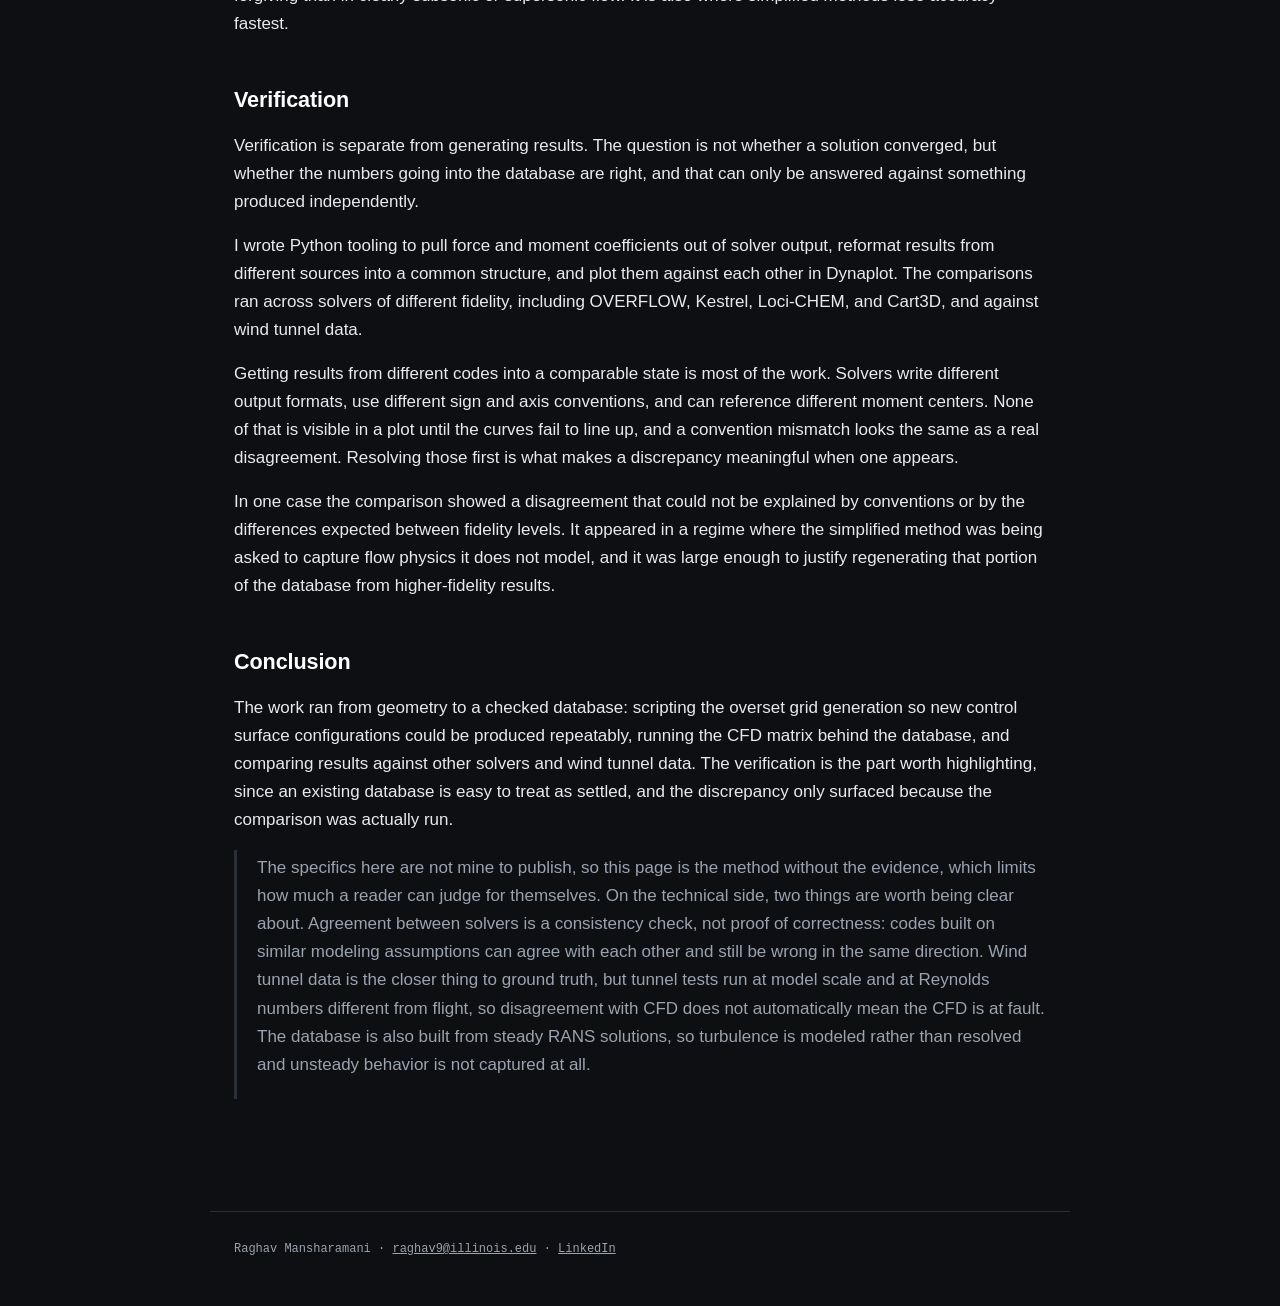
<file: nasa.html>
<!DOCTYPE html>
<html lang="en">
<head>
  <meta charset="UTF-8">
  <meta name="viewport" content="width=device-width, initial-scale=1.0">
  <title>NASA JSC: Overset CFD | Raghav Mansharamani</title>
  <link rel="stylesheet" href="style.css">
</head>
<body>

  <nav class="nav">
    <div class="nav-inner">
      <a class="nav-brand" href="index.html">RAGHAV MANSHARAMANI</a>
      <a class="nav-link" href="index.html">Home</a>
      <a class="nav-link" href="sajben.html">Sajben</a>
      <a class="nav-link active" href="nasa.html">NASA</a>
      <a class="nav-link" href="luminary.html">Luminary</a>
      <a class="nav-link" href="turbulence.html">Turbulence</a>
      <a class="nav-link" href="panel-method.html">Panel Method</a>
      <a class="nav-link" href="composites.html">Composites</a>
    </div>
  </nav>

  <main>
    <a class="backlink" href="index.html">&larr; All projects</a>

    <p class="eyebrow">NASA Johnson Space Center · Applied Aeroscience and CFD Branch (EG3)</p>
    <h1>Overset CFD and Aerodynamic Database Verification</h1>

    <div class="specblock">
      <dl>
        <dt>Objective</dt>
        <dd>Automate structured overset grid generation for a vehicle with movable control
            surfaces, run the CFD that populates an aerodynamic force and moment database, and
            verify that database against other solvers and wind tunnel data.</dd>
        <dt>Tools</dt>
        <dd>OVERFLOW, Chimera Grid Tools (CGT), OVERGRID, PEGASUS, Pointwise, TCL, Python,
            Dynaplot, HPC clusters.</dd>
        <dt>Context</dt>
        <dd>Engineering intern in the Applied Aeroscience and CFD Branch (EG3), supporting the
            HyperSTEP project.</dd>
        <dt>Result</dt>
        <dd class="result">Built an automated meshing pipeline that takes a control surface deflection angle as
            input and regenerates the entire overset grid system for that configuration. Ran
            OVERFLOW cases across subsonic, transonic, and supersonic conditions, and ran the
            cross-solver and wind tunnel comparison that identified a discrepancy large enough to
            require regenerating part of an existing database.</dd>
      </dl>
    </div>

    <p class="muted" style="font-family:var(--mono);font-size:13px;border-left:3px solid var(--border);padding-left:16px">
      This page describes methods and workflow only. Vehicle geometry, grid systems, aerodynamic
      coefficients, and program-specific results are not shown.
    </p>

    <h2>Problem</h2>
    <p>
      A vehicle flying back through the atmosphere needs a guidance system that knows how it will
      behave aerodynamically along the way. That comes from an aerodynamic database: a lookup of
      forces and moments across the range of Mach numbers, angles of attack, sideslip angles, and
      control surface deflections the vehicle might see. Guidance teams run large numbers of trajectory simulations
      against that database to check the vehicle stays controllable across the spread of conditions
      it could encounter.
    </p>
    <p>
      Those simulations inherit whatever is wrong with the database. If the aerodynamics are off in
      some region of the envelope, every trajectory through that region is off with it, and nothing
      inside the simulation will show it. My work covered building the database and validating it.
    </p>

    <h2>Overset grids</h2>
    <p>
      The CFD ran on structured overset grids, also called Chimera grids. Instead of forcing a
      single mesh to conform to a complicated shape, the geometry is split into components, each
      given its own structured grid, and the grids are allowed to overlap. Where they overlap they
      exchange solution data, so the separate grids behave as one continuous flow field. Each grid
      stays clean and well-shaped, and a component that moves, like a control surface, can be
      regridded without rebuilding everything around it.
    </p>
    <p>
      The cost is a multi-stage setup process, and every stage has to be right before the next one
      is meaningful.
    </p>

    <h3>Definition grids</h3>
    <p>
      The starting point is a geometric description of each component. Only the negative Y half of
      the vehicle was meshed, with the full grid recovered later by mirroring. The CAD carried some
      small asymmetries near the control surfaces and fairings, which were artifacts rather than
      real geometry, so those were cleaned up during meshing.
    </p>
    <p>
      The body, control surface, and fairing were meshed separately in Pointwise, then split into
      their component surfaces: the body into nose, base, and body sections, the control surface
      into top, bottom, and border, and the fairing into its curved surface and border. That
      decomposition is what makes the rest of the overset process work, since each surface gets its
      own grid and every boundary between them has to be handled deliberately.
    </p>
    <p>
      Pointwise is where the manual work ended. Everything downstream of it was scripted.
    </p>

    <h3>Surface grids</h3>
    <p>
      Surface grids are generated on each component. This is where the automation ran, written as
      TCL scripts using the script library in
      <a href="https://www.nas.nasa.gov/software/chimera.html">Chimera Grid Tools</a>, NASA's
      overset grid package, which exists so a grid system can be described in code instead of
      assembled by hand. The scripts read in the definition grids, redistribute
      point spacing across each surface, match spacing between grids that share a boundary, grow
      grids past the edges of their surfaces to create overlap with their neighbors, verify that the
      overlap is sufficient, combine the resulting grids, and mirror the system about the Y plane to
      recover the full vehicle.
    </p>
    <p>
      Matching spacing and controlling overlap are the parts that determine whether the system will
      work. Two grids that meet with mismatched point spacing interpolate poorly across the
      boundary, and grids that do not extend far enough past their surface leave regions with no
      valid donor to interpolate from.
    </p>

    <h3>Volume grids</h3>
    <p>
      The solver needs points throughout the flow field, not just on the surface, so each surface
      grid is marched outward into the volume. Every component ends up carrying its own body-fitted
      volume grid extending into the surrounding flow.
    </p>

    <h3>Hole cutting and interpolation</h3>
    <p>
      At this point the model is a set of overlapping bodies, and the solver needs one connected
      domain. <a href="https://www.nas.nasa.gov/publications/software/docs/pegasus5/pages/sec1.html">PEGASUS</a>,
      NASA's overset pre-processor, handles that final step. It blanks out grid points that fall
      inside a solid body, cutting holes where one component sits inside another's grid, and builds
      the domain connectivity database that tells the solver which points get their values
      interpolated from which donor cells in the overlapping grids. The output is the grid system
      OVERFLOW actually solves on.
    </p>
    <p>
      PEGASUS automates most of this, but the documentation is explicit that it is not a black box
      and the resulting grid system still has to be examined. Orphan points, meaning points that
      need interpolated data but have no valid donor, are the usual sign that something upstream in
      the overlap or spacing needs fixing.
    </p>

    <h2>Automating for control surface deflections</h2>
    <p>
      A database needs grids at many control surface deflections, not one. Rebuilding the grid
      system by hand for each angle is slow, and it introduces inconsistency between grids that are
      supposed to differ only by deflection.
    </p>
    <p>
      The scripted pipeline takes the deflection angle as an input and regenerates the whole system
      from it: surface grids, volume grids, and connectivity. Beyond saving the labor, it means
      every configuration in the database was built the same way, so differences between cases come
      from the flow rather than from how someone happened to build that particular grid. It also
      works for configurations that had not been designed yet.
    </p>

    <h2>CFD and database generation</h2>
    <p>
      Flow solutions were run in <a href="https://www.nasa.gov/reference/overflow-cfd/">OVERFLOW</a>,
      NASA's structured overset RANS solver, on HPC clusters.
      Populating a database means sweeping a matrix of conditions: Mach numbers across subsonic,
      transonic, and supersonic flight, across a range of angles of attack, sideslip angles, and
      control surface deflections. At that volume, job management is part of the work, since cases have to be
      submitted, tracked, and checked for convergence, and a case that stalls short of convergence
      without failing is worse than one that crashes.
    </p>
    <p>
      The transonic portion is the hardest part of the sweep. Shocks form and move across the
      vehicle as Mach number changes, forces can shift sharply over small changes in condition, and
      solver behavior is less forgiving than in clearly subsonic or supersonic flow. It is also
      where simplified methods lose accuracy fastest.
    </p>

    <h2>Verification</h2>
    <p>
      Verification is separate from generating results. The question is not whether a solution
      converged, but whether the numbers going into the database are right, and that can only be
      answered against something produced independently.
    </p>
    <p>
      I wrote Python tooling to pull force and moment coefficients out of solver output, reformat
      results from different sources into a common structure, and plot them against each other in
      Dynaplot. The comparisons ran across solvers of different fidelity, including OVERFLOW,
      Kestrel, Loci-CHEM, and Cart3D, and against wind tunnel data.
    </p>
    <p>
      Getting results from different codes into a comparable state is most of the work. Solvers
      write different output formats, use different sign and axis conventions, and can reference
      different moment centers. None of that is visible in a plot until the curves fail to line up,
      and a convention mismatch looks the same as a real disagreement. Resolving those first is what
      makes a discrepancy meaningful when one appears.
    </p>
    <p>
      In one case the comparison showed a disagreement that could not be explained by conventions or
      by the differences expected between fidelity levels. It appeared in a regime where the
      simplified method was being asked to capture flow physics it does not model, and it was large
      enough to justify regenerating that portion of the database from higher-fidelity results.
    </p>

    <!-- Figure slot: workflow diagram goes here when cleared.
         <figure>
           <img src="images/nasa_workflow.png" alt="Overset CFD and verification workflow">
           <figcaption><b>Fig. 1.</b> ...</figcaption>
         </figure>
    -->

    <h2>Conclusion</h2>
    <p>
      The work ran from geometry to a checked database: scripting the overset grid generation so new
      control surface configurations could be produced repeatably, running the CFD matrix behind the
      database, and comparing results against other solvers and wind tunnel data. The verification
      is the part worth highlighting, since an existing database is easy to treat as settled, and
      the discrepancy only surfaced because the comparison was actually run.
    </p>
    <div class="assessment">
      <p>
        The specifics here are not mine to publish, so this page is the method without the evidence,
        which limits how much a reader can judge for themselves. On the technical side, two things
        are worth being clear about. Agreement between solvers is a consistency check, not proof of
        correctness: codes built on similar modeling assumptions can agree with each other and still
        be wrong in the same direction. Wind tunnel data is the closer thing to ground truth, but
        tunnel tests run at model scale and at Reynolds numbers different from flight, so
        disagreement with CFD does not automatically mean the CFD is at fault. The database is also
        built from steady RANS solutions, so turbulence is modeled rather than resolved and unsteady
        behavior is not captured at all.
      </p>
    </div>
  </main>

  <footer>
    Raghav Mansharamani &middot;
    <a href="mailto:raghav9@illinois.edu">raghav9@illinois.edu</a> &middot;
    <a href="https://linkedin.com/in/raghav-mansharamani">LinkedIn</a>
  </footer>

</body>
</html>
</file>
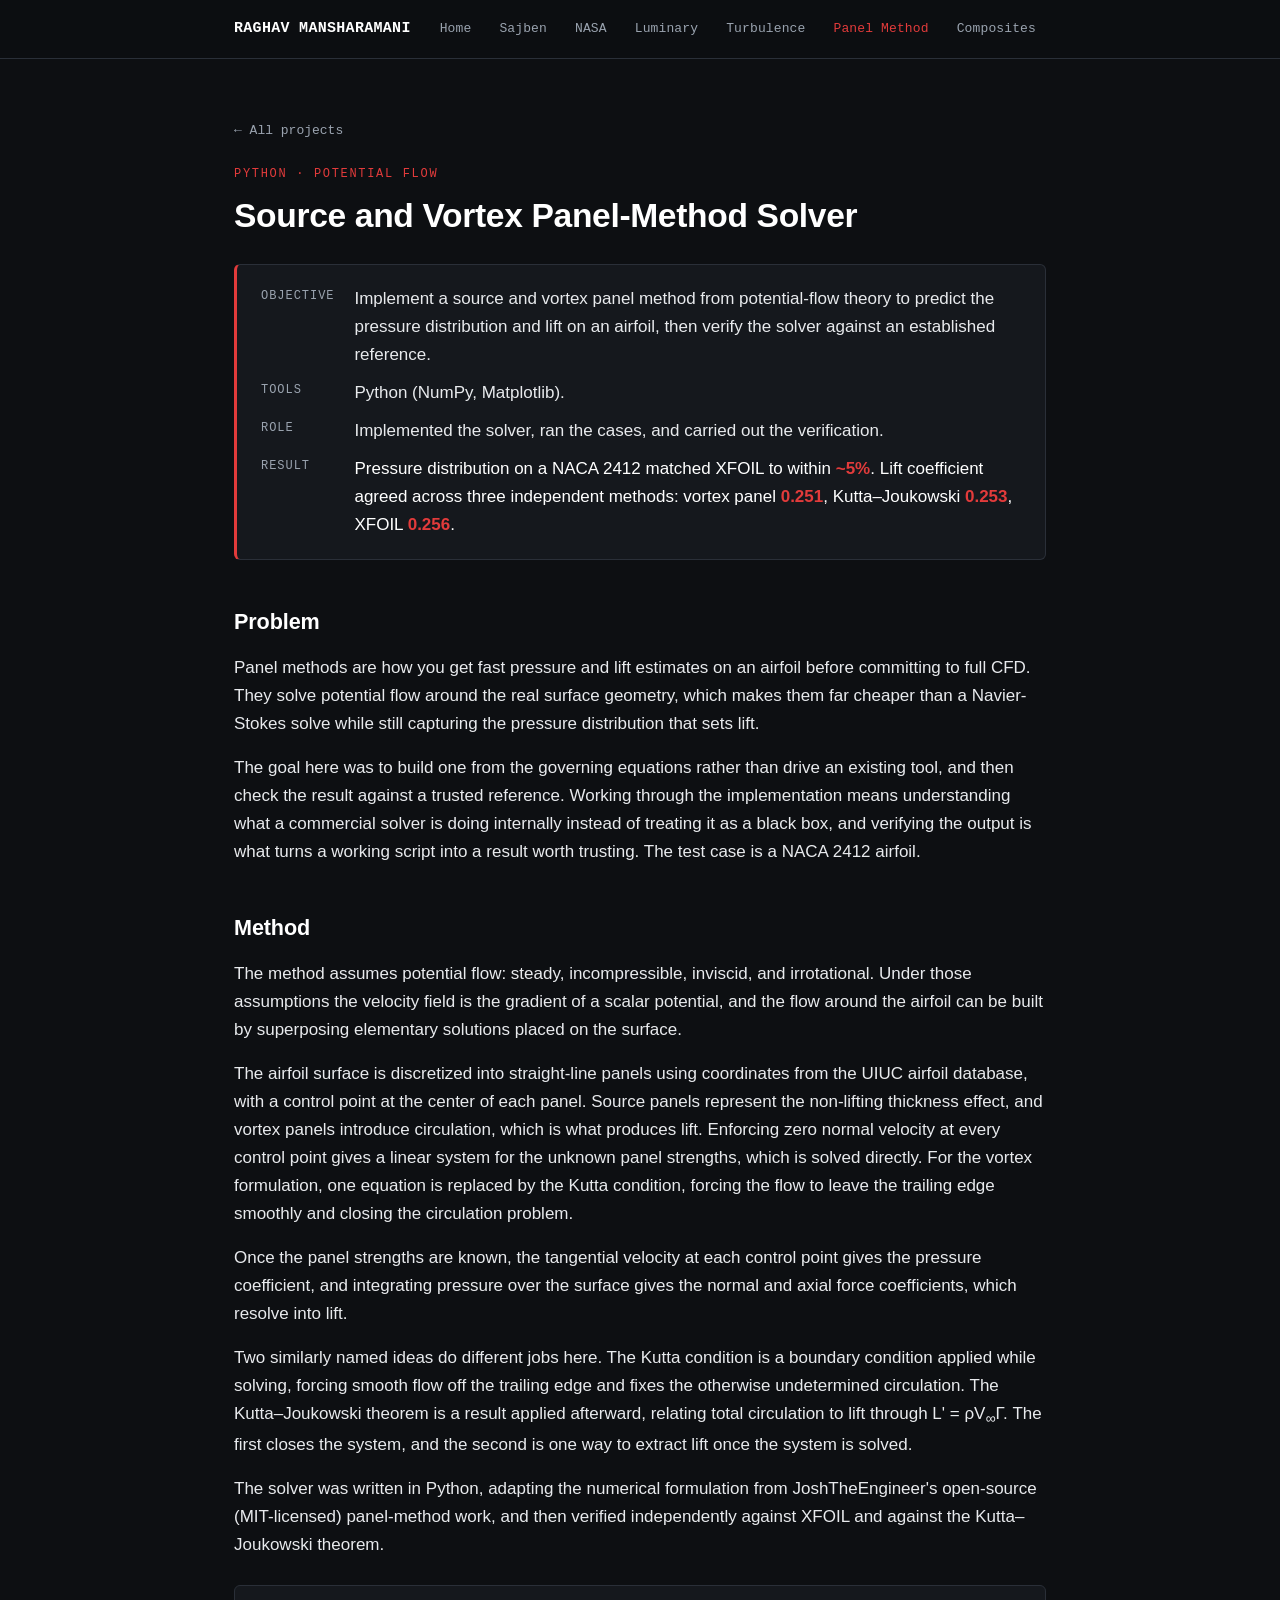
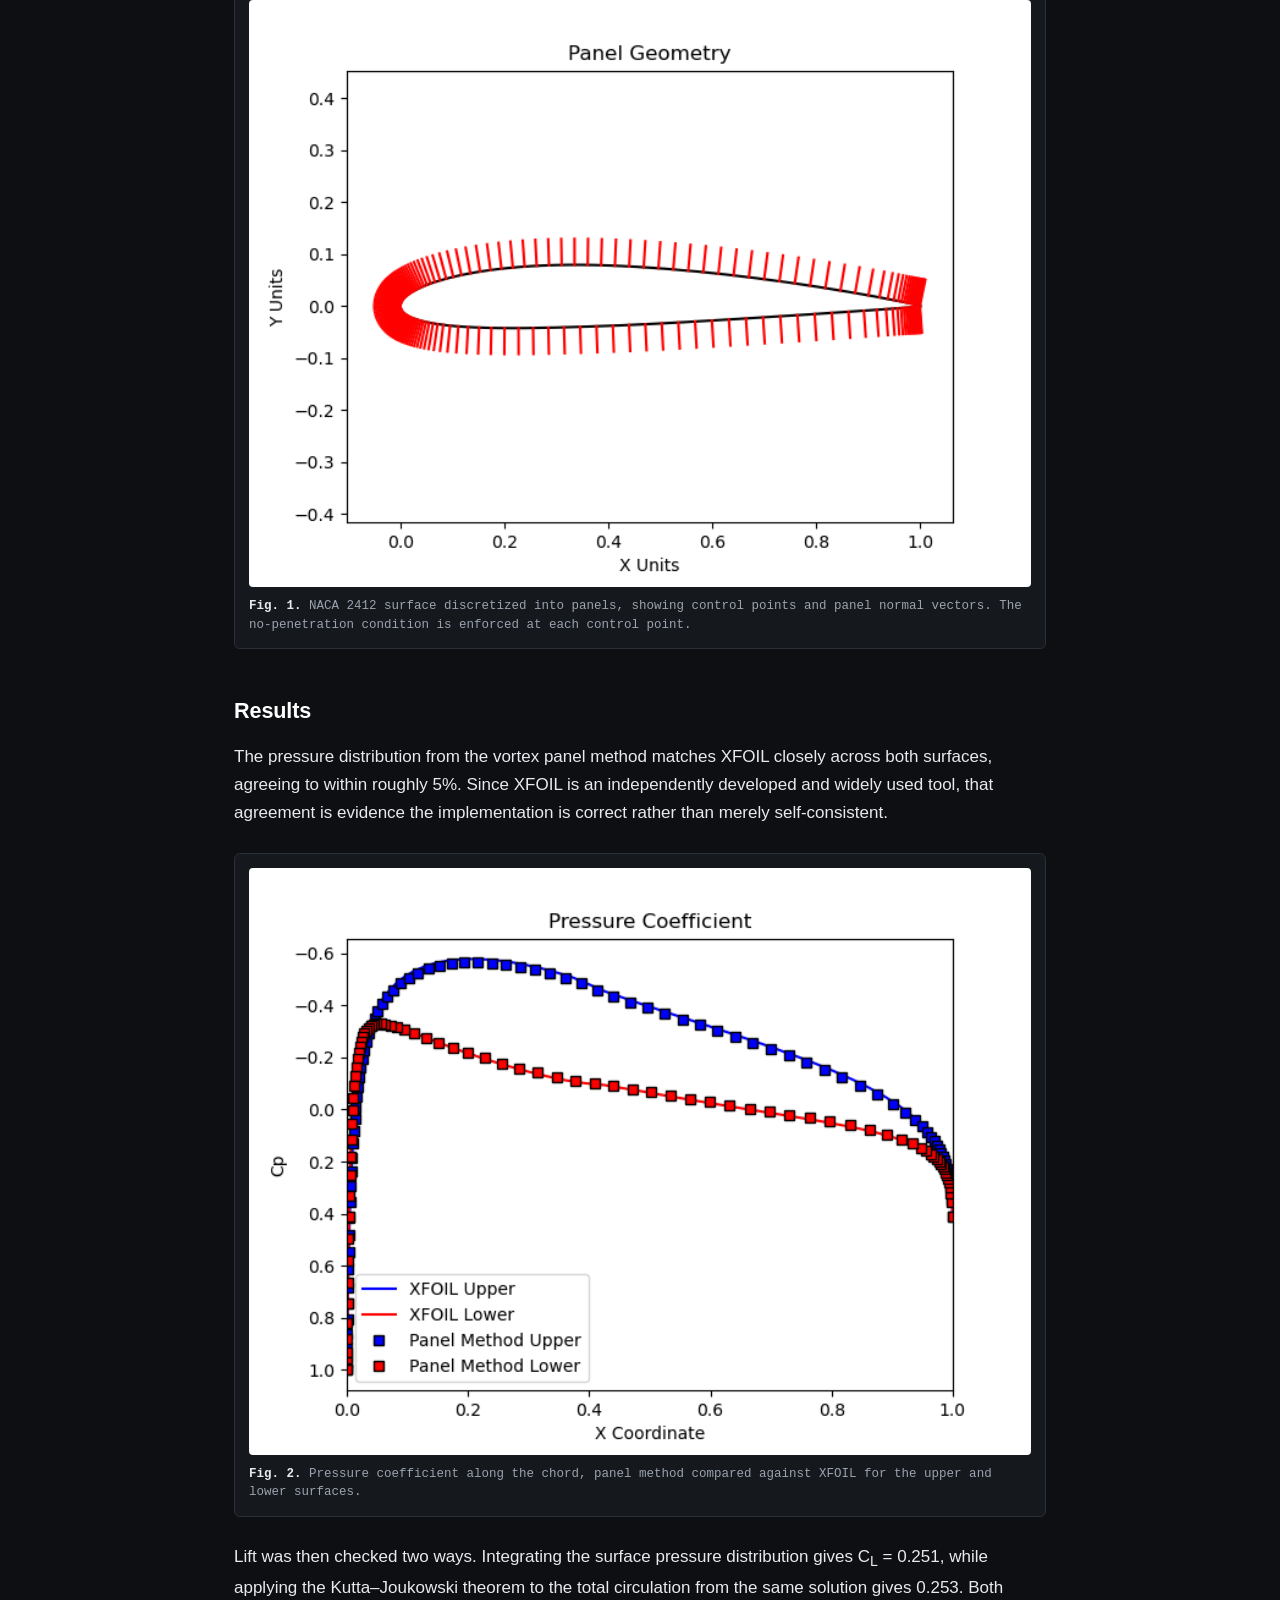
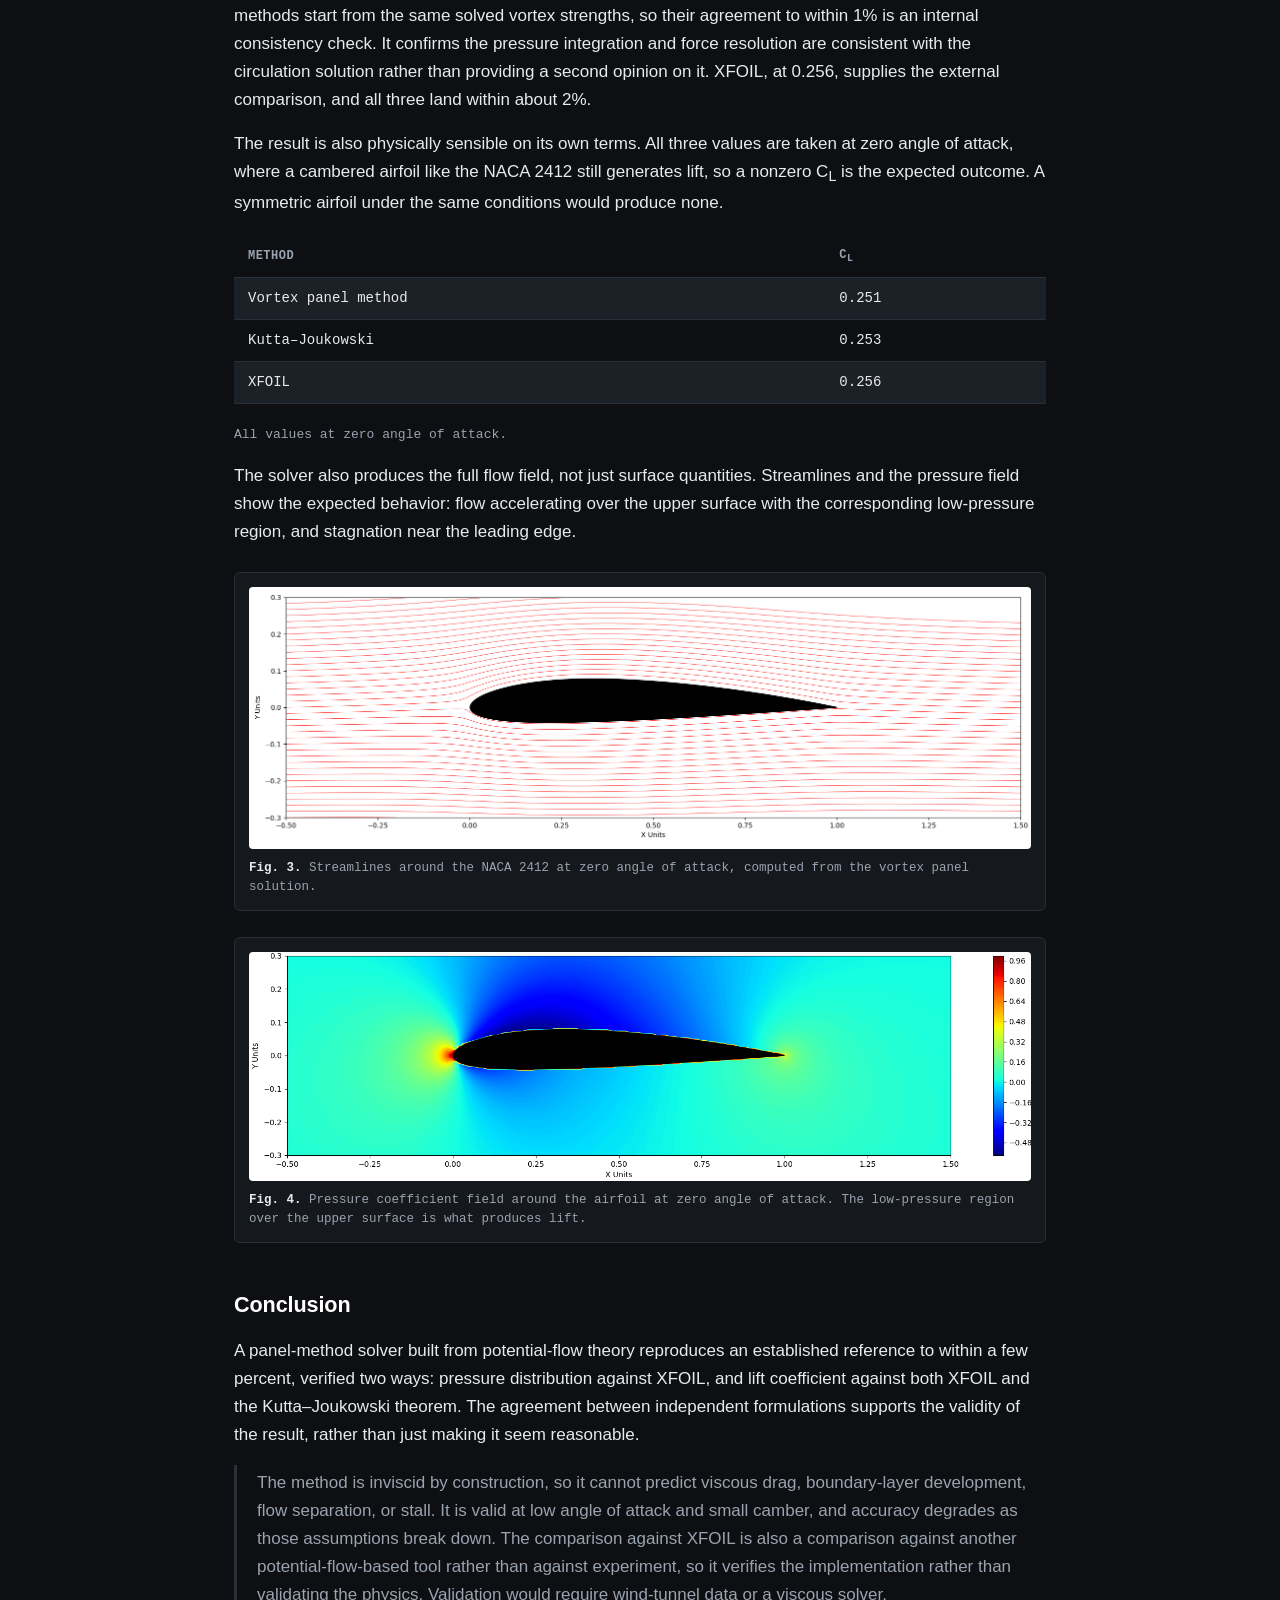
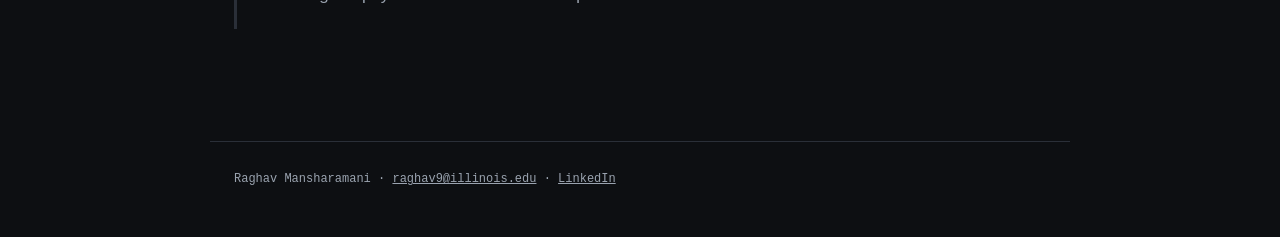
<file: panel-method.html>
<!DOCTYPE html>
<html lang="en">
<head>
  <meta charset="UTF-8">
  <meta name="viewport" content="width=device-width, initial-scale=1.0">
  <title>Panel-Method Solver | Raghav Mansharamani</title>
  <link rel="stylesheet" href="style.css">
</head>
<body>

  <nav class="nav">
    <div class="nav-inner">
      <a class="nav-brand" href="index.html">RAGHAV MANSHARAMANI</a>
      <a class="nav-link" href="index.html">Home</a>
      <a class="nav-link" href="sajben.html">Sajben</a>
      <a class="nav-link" href="nasa.html">NASA</a>
      <a class="nav-link" href="luminary.html">Luminary</a>
      <a class="nav-link" href="turbulence.html">Turbulence</a>
      <a class="nav-link active" href="panel-method.html">Panel Method</a>
      <a class="nav-link" href="composites.html">Composites</a>
    </div>
  </nav>

  <main>
    <a class="backlink" href="index.html">&larr; All projects</a>

    <p class="eyebrow">Python · Potential Flow</p>
    <h1>Source and Vortex Panel-Method Solver</h1>

    <div class="specblock">
      <dl>
        <dt>Objective</dt>
        <dd>Implement a source and vortex panel method from potential-flow theory to predict
            the pressure distribution and lift on an airfoil, then verify the solver against
            an established reference.</dd>
        <dt>Tools</dt>
        <dd>Python (NumPy, Matplotlib).</dd>
        <dt>Role</dt>
        <dd>Implemented the solver, ran the cases, and carried out the verification.</dd>
        <dt>Result</dt>
        <dd class="result">Pressure distribution on a NACA 2412 matched XFOIL to within
            <b>~5%</b>. Lift coefficient agreed across three independent methods: vortex panel
            <b>0.251</b>, Kutta&ndash;Joukowski <b>0.253</b>, XFOIL <b>0.256</b>.</dd>
      </dl>
    </div>

    <h2>Problem</h2>
    <p>
      Panel methods are how you get fast pressure and lift estimates on an airfoil before
      committing to full CFD. They solve potential flow around the real surface geometry, which
      makes them far cheaper than a Navier-Stokes solve while still capturing the pressure
      distribution that sets lift.
    </p>
    <p>
      The goal here was to build one from the governing equations rather than drive an existing
      tool, and then check the result against a trusted reference. Working through the
      implementation means understanding what a commercial solver is doing internally instead of
      treating it as a black box, and verifying the output is what turns a working script into a
      result worth trusting. The test case is a NACA 2412 airfoil.
    </p>

    <h2>Method</h2>
    <p>
      The method assumes potential flow: steady, incompressible, inviscid, and irrotational.
      Under those assumptions the velocity field is the gradient of a scalar potential, and the
      flow around the airfoil can be built by superposing elementary solutions placed on the
      surface.
    </p>
    <p>
      The airfoil surface is discretized into straight-line panels using coordinates from the
      UIUC airfoil database, with a control point at the center of each panel. Source panels
      represent the non-lifting thickness effect, and vortex panels introduce circulation, which
      is what produces lift. Enforcing zero normal velocity at every control point gives a linear
      system for the unknown panel strengths, which is solved directly. For the vortex
      formulation, one equation is replaced by the Kutta condition, forcing the flow to leave the
      trailing edge smoothly and closing the circulation problem.
    </p>
    <p>
      Once the panel strengths are known, the tangential velocity at each control point gives the
      pressure coefficient, and integrating pressure over the surface gives the normal and axial
      force coefficients, which resolve into lift.
    </p>
    <p>
      Two similarly named ideas do different jobs here. The Kutta condition is a boundary
      condition applied while solving, forcing smooth flow off the trailing edge and fixes the
      otherwise undetermined circulation. The Kutta&ndash;Joukowski theorem is a result applied
      afterward, relating total circulation to lift through L' = &rho;V<sub>&infin;</sub>&Gamma;.
      The first closes the system, and the second is one way to extract lift once the system is
      solved.
    </p>
    <p>
      The solver was written in Python, adapting the numerical formulation from JoshTheEngineer's
      open-source (MIT-licensed) panel-method work, and then verified independently against XFOIL
      and against the Kutta&ndash;Joukowski theorem.
    </p>

    <figure>
      <img src="images/panel_geometry.png" alt="Airfoil discretized into panels with control points and normals">
      <figcaption><b>Fig. 1.</b> NACA 2412 surface discretized into panels, showing control
        points and panel normal vectors. The no-penetration condition is enforced at each control
        point.</figcaption>
    </figure>

    <h2>Results</h2>
    <p>
      The pressure distribution from the vortex panel method matches XFOIL closely across both
      surfaces, agreeing to within roughly 5%. Since XFOIL is an independently developed and
      widely used tool, that agreement is evidence the implementation is correct rather than
      merely self-consistent.
    </p>

    <figure>
      <img src="images/n2412_a0_cp.png" alt="Pressure coefficient vs chord, panel method compared with XFOIL">
      <figcaption><b>Fig. 2.</b> Pressure coefficient along the chord, panel method compared
        against XFOIL for the upper and lower surfaces.</figcaption>
    </figure>

    <p>
      Lift was then checked two ways. Integrating the surface pressure distribution gives
      C<sub>L</sub> = 0.251, while applying the Kutta&ndash;Joukowski theorem to the total
      circulation from the same solution gives 0.253. Both methods start from the same solved
      vortex strengths, so their agreement to within 1% is an internal consistency check. It
      confirms the pressure integration and force resolution are consistent with the circulation
      solution rather than providing a second opinion on it. XFOIL, at 0.256, supplies the
      external comparison, and all three land within about 2%.
    </p>
    
    <p>
      The result is also physically sensible on its own terms. All three values are taken at zero
      angle of attack, where a cambered airfoil like the NACA 2412 still generates lift, so a
      nonzero C<sub>L</sub> is the expected outcome. A symmetric airfoil under the same conditions
      would produce none.
    </p>

    <table>
      <thead>
        <tr><th>Method</th><th>C<sub>L</sub></th></tr>
      </thead>
      <tbody>
        <tr><td>Vortex panel method</td><td>0.251</td></tr>
        <tr><td>Kutta&ndash;Joukowski</td><td>0.253</td></tr>
        <tr><td>XFOIL</td><td>0.256</td></tr>
      </tbody>
    </table>
    <p class="muted" style="font-family:var(--mono);font-size:13px">
      All values at zero angle of attack.
    </p>

    <p>
      The solver also produces the full flow field, not just surface quantities. Streamlines and
      the pressure field show the expected behavior: flow accelerating over the upper surface with
      the corresponding low-pressure region, and stagnation near the leading edge.
    </p>

    <figure>
      <img src="images/n2412_streamlines.png" alt="Streamlines around the NACA 2412 airfoil">
      <figcaption><b>Fig. 3.</b> Streamlines around the NACA 2412 at zero angle of attack,
        computed from the vortex panel solution.</figcaption>
    </figure>

    <figure>
      <img src="images/n2412_pcontours2.png" alt="Pressure coefficient contour around the airfoil">
      <figcaption><b>Fig. 4.</b> Pressure coefficient field around the airfoil at zero angle of
        attack. The low-pressure region over the upper surface is what produces lift.</figcaption>
    </figure>

    <h2>Conclusion</h2>
    <p>
      A panel-method solver built from potential-flow theory reproduces an established reference
      to within a few percent, verified two ways: pressure distribution against XFOIL, and lift
      coefficient against both XFOIL and the Kutta&ndash;Joukowski theorem. The agreement between 
      independent formulations supports the validity of the result, rather than just making it seem reasonable.
    </p>
    <div class="assessment">
      <p>
        The method is inviscid by construction, so it cannot predict viscous drag, boundary-layer
        development, flow separation, or stall. It is valid at low angle of attack and small
        camber, and accuracy degrades as those assumptions break down. The comparison against
        XFOIL is also a comparison against another potential-flow-based tool rather than against
        experiment, so it verifies the implementation rather than validating the physics.
        Validation would require wind-tunnel data or a viscous solver.
      </p>
    </div>
  </main>

  <footer>
    Raghav Mansharamani &middot;
    <a href="mailto:raghav9@illinois.edu">raghav9@illinois.edu</a> &middot;
    <a href="https://linkedin.com/in/raghav-mansharamani">LinkedIn</a>
  </footer>

</body>
</html>
</file>
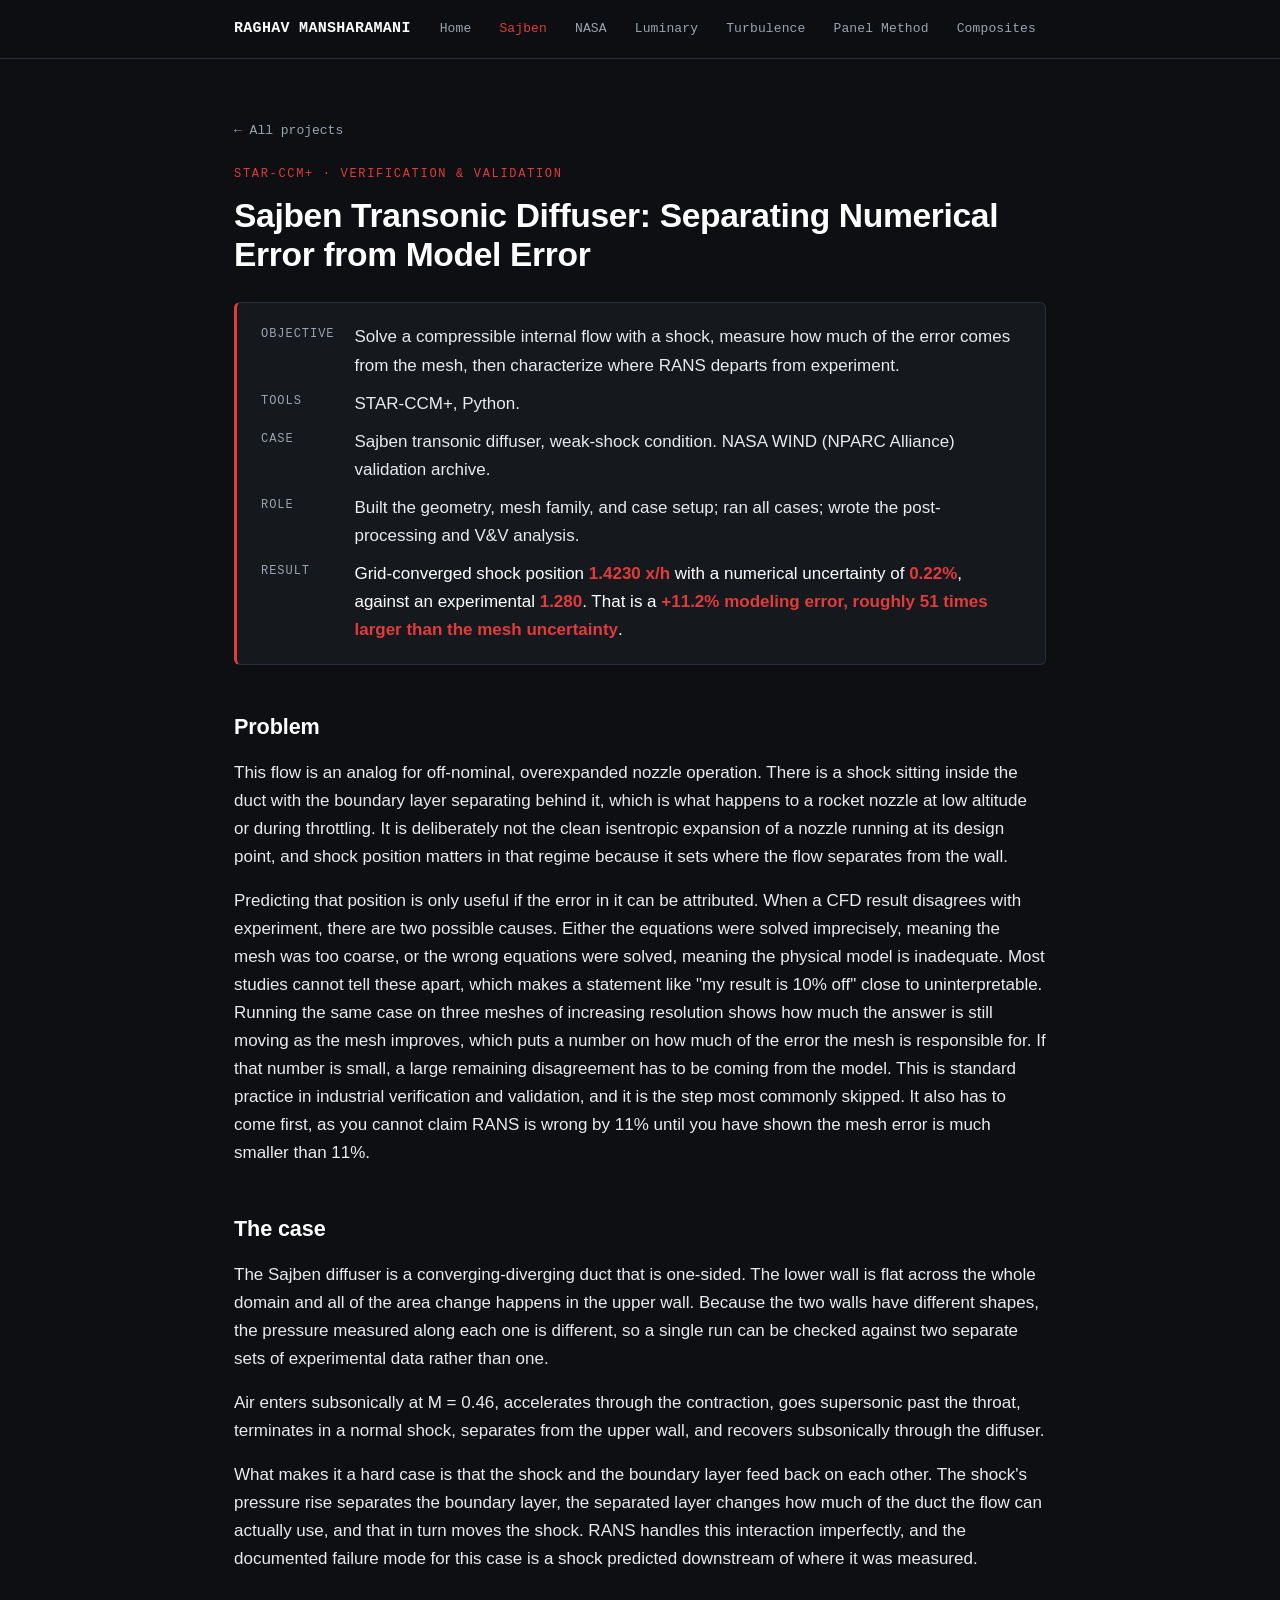
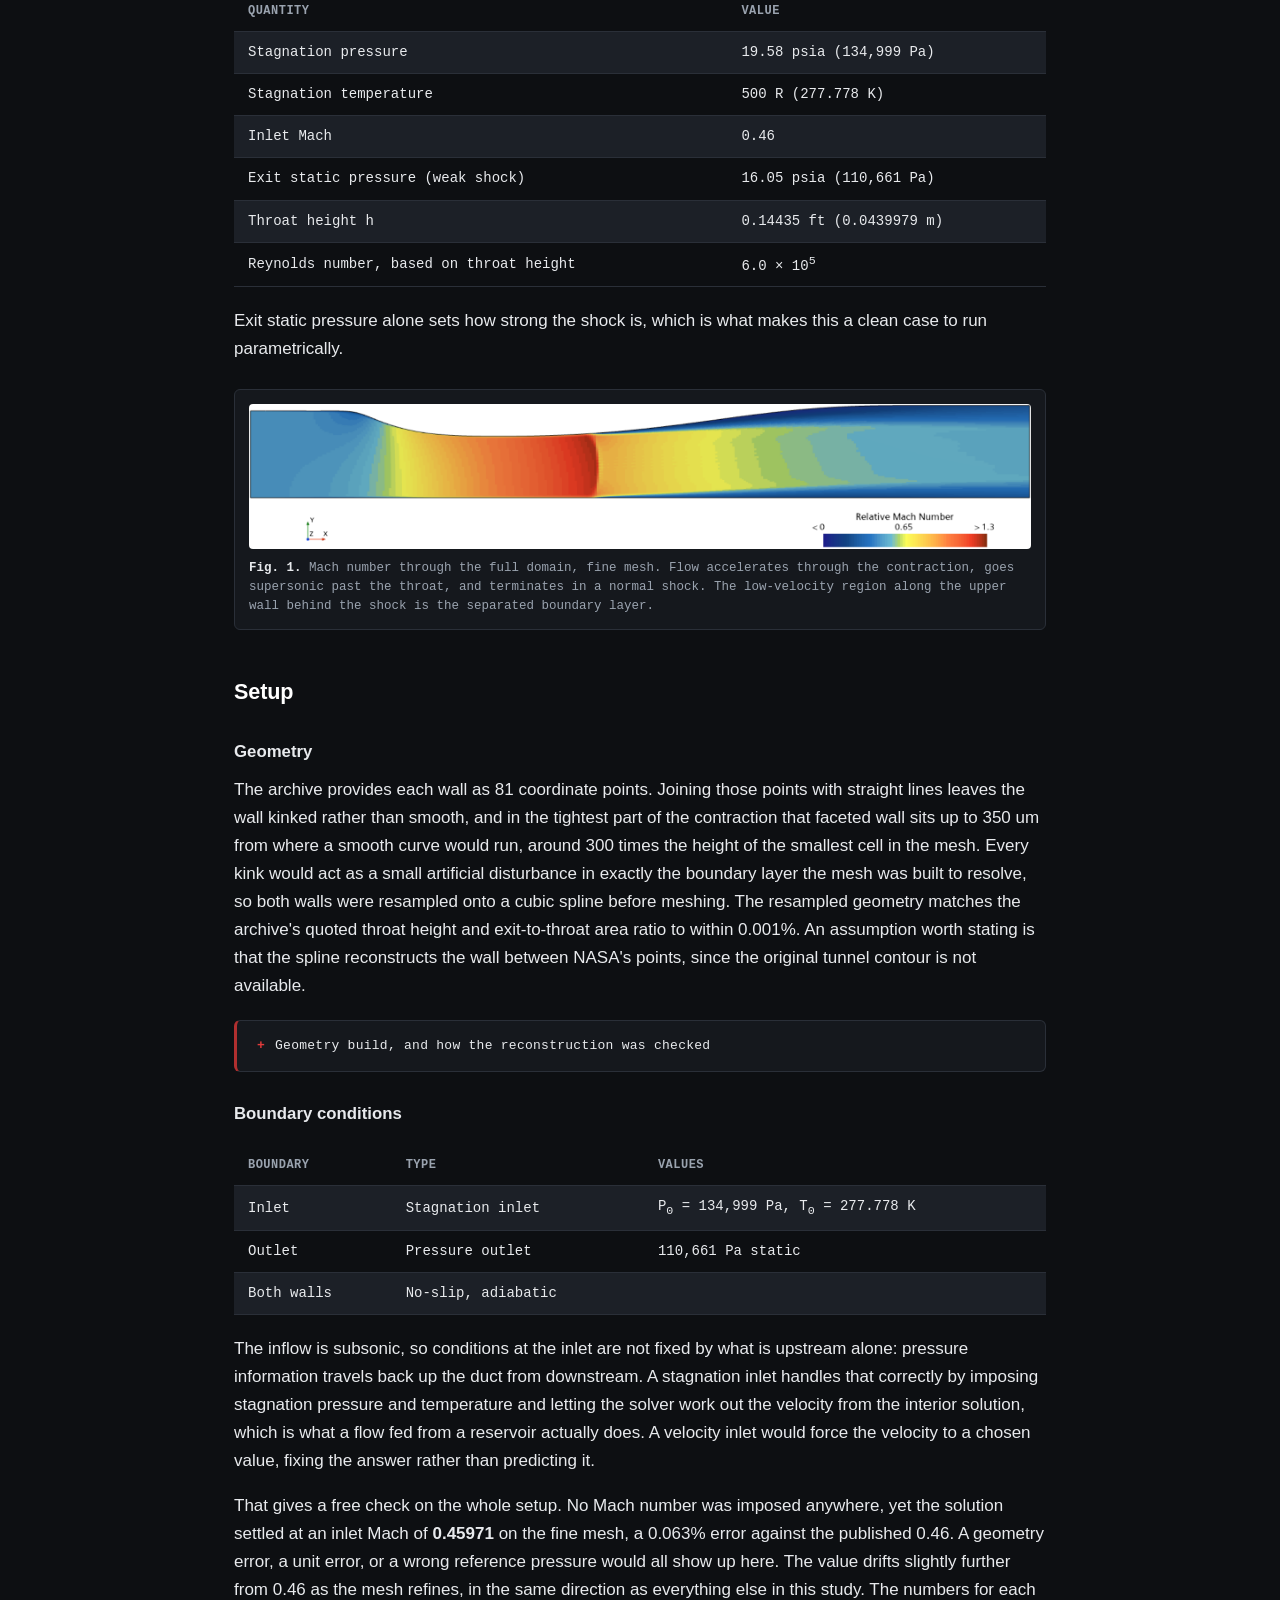
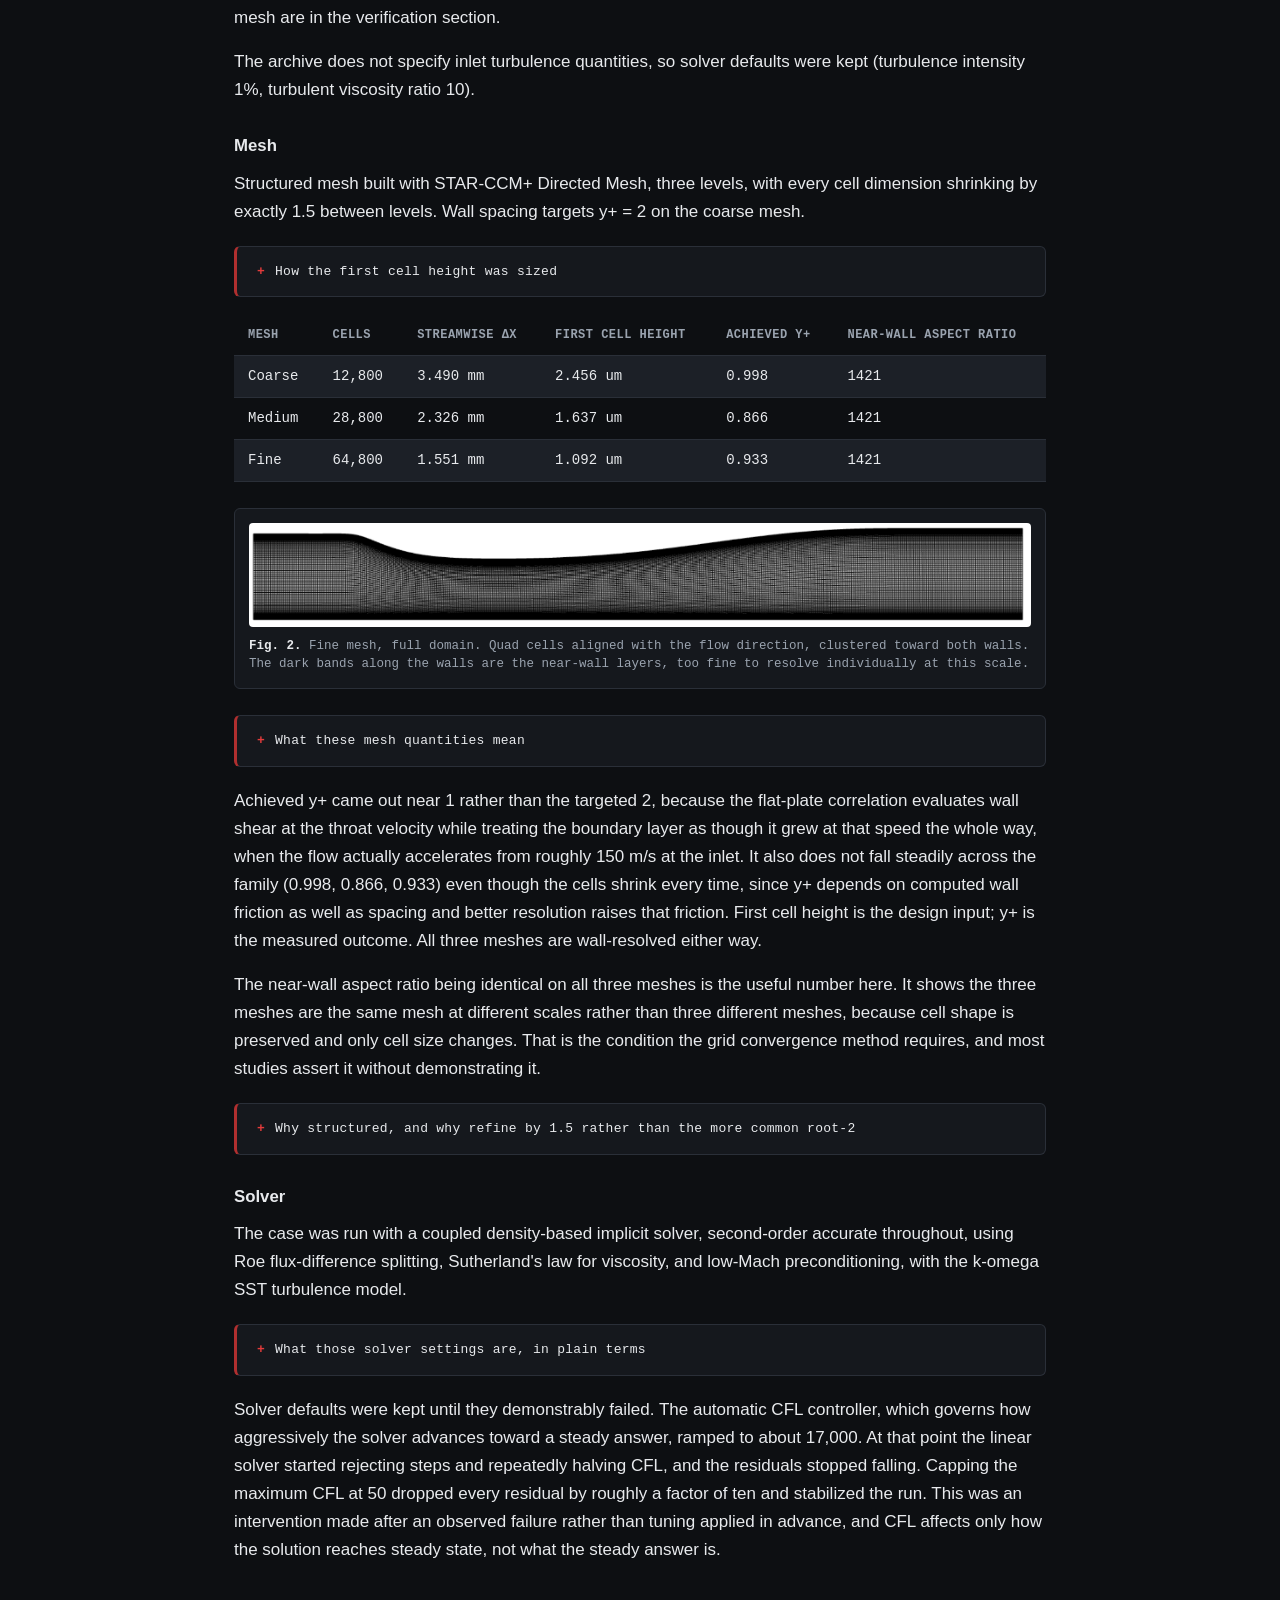
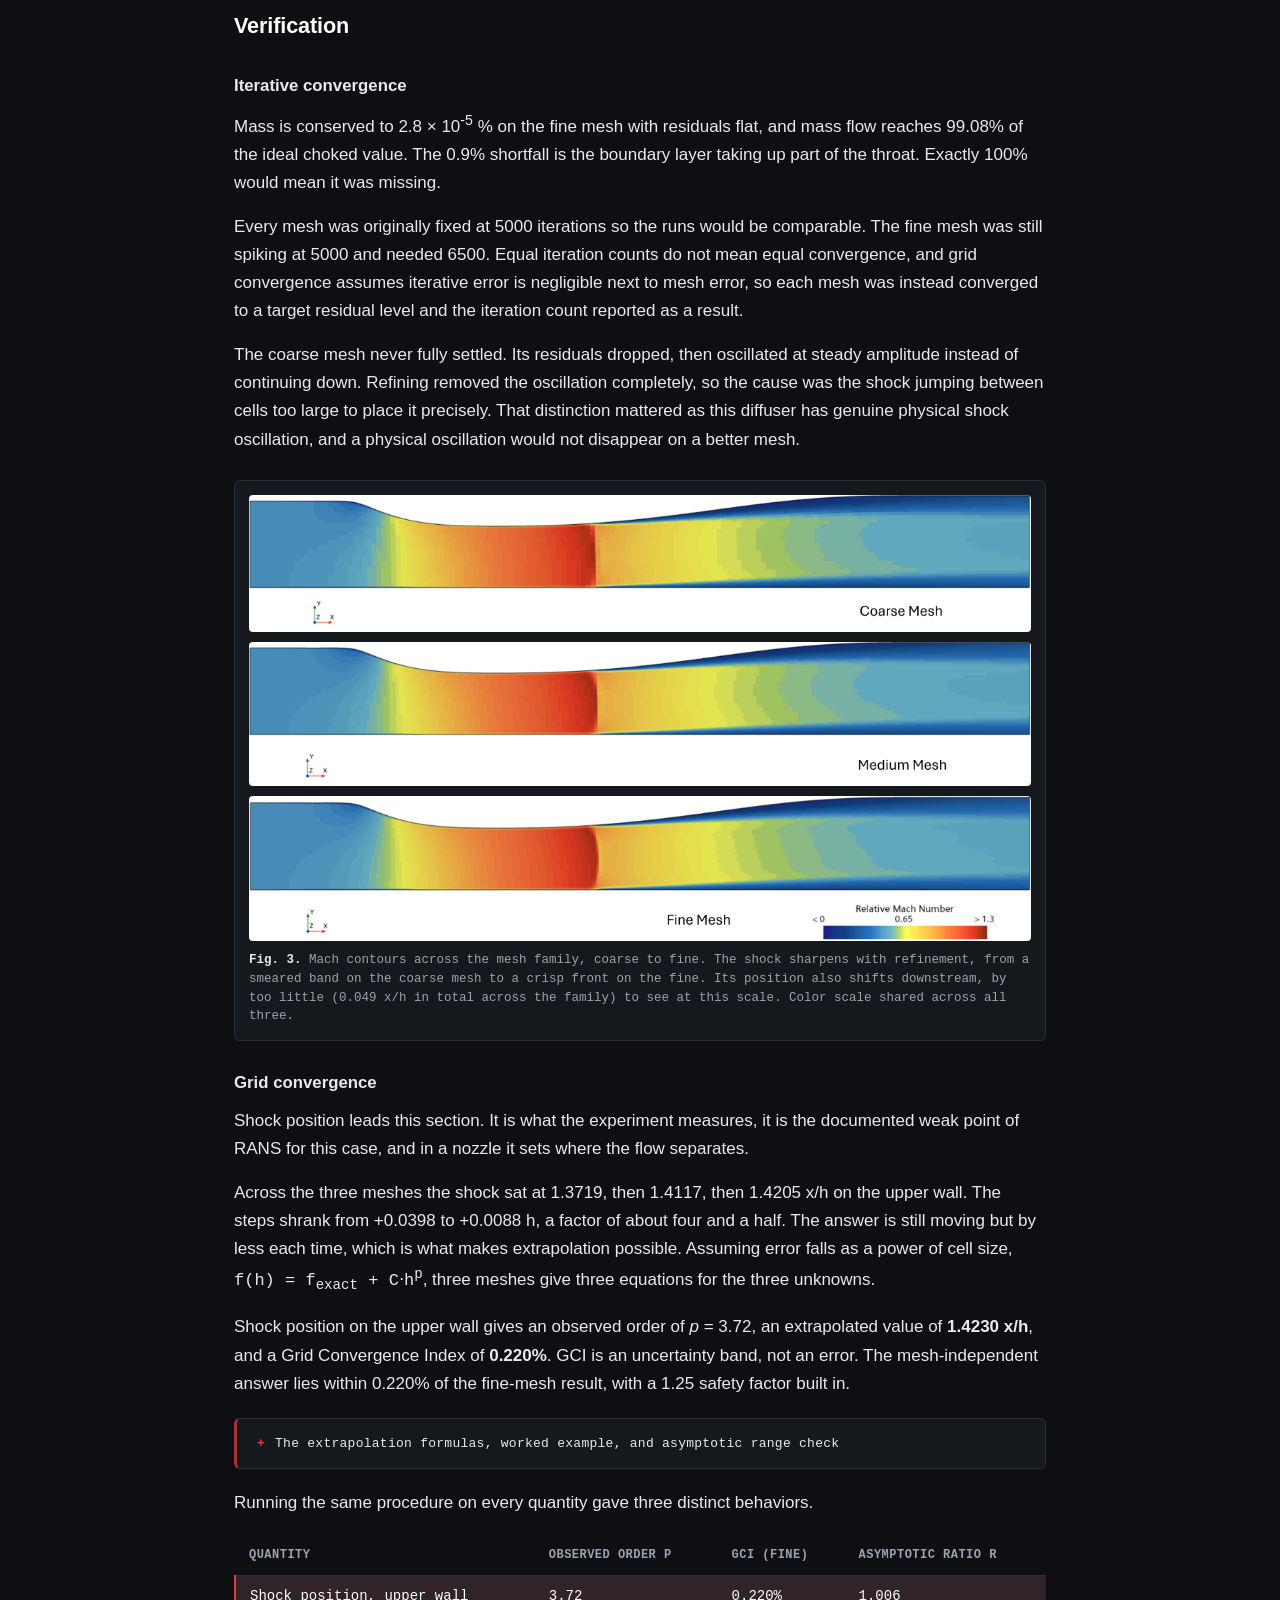
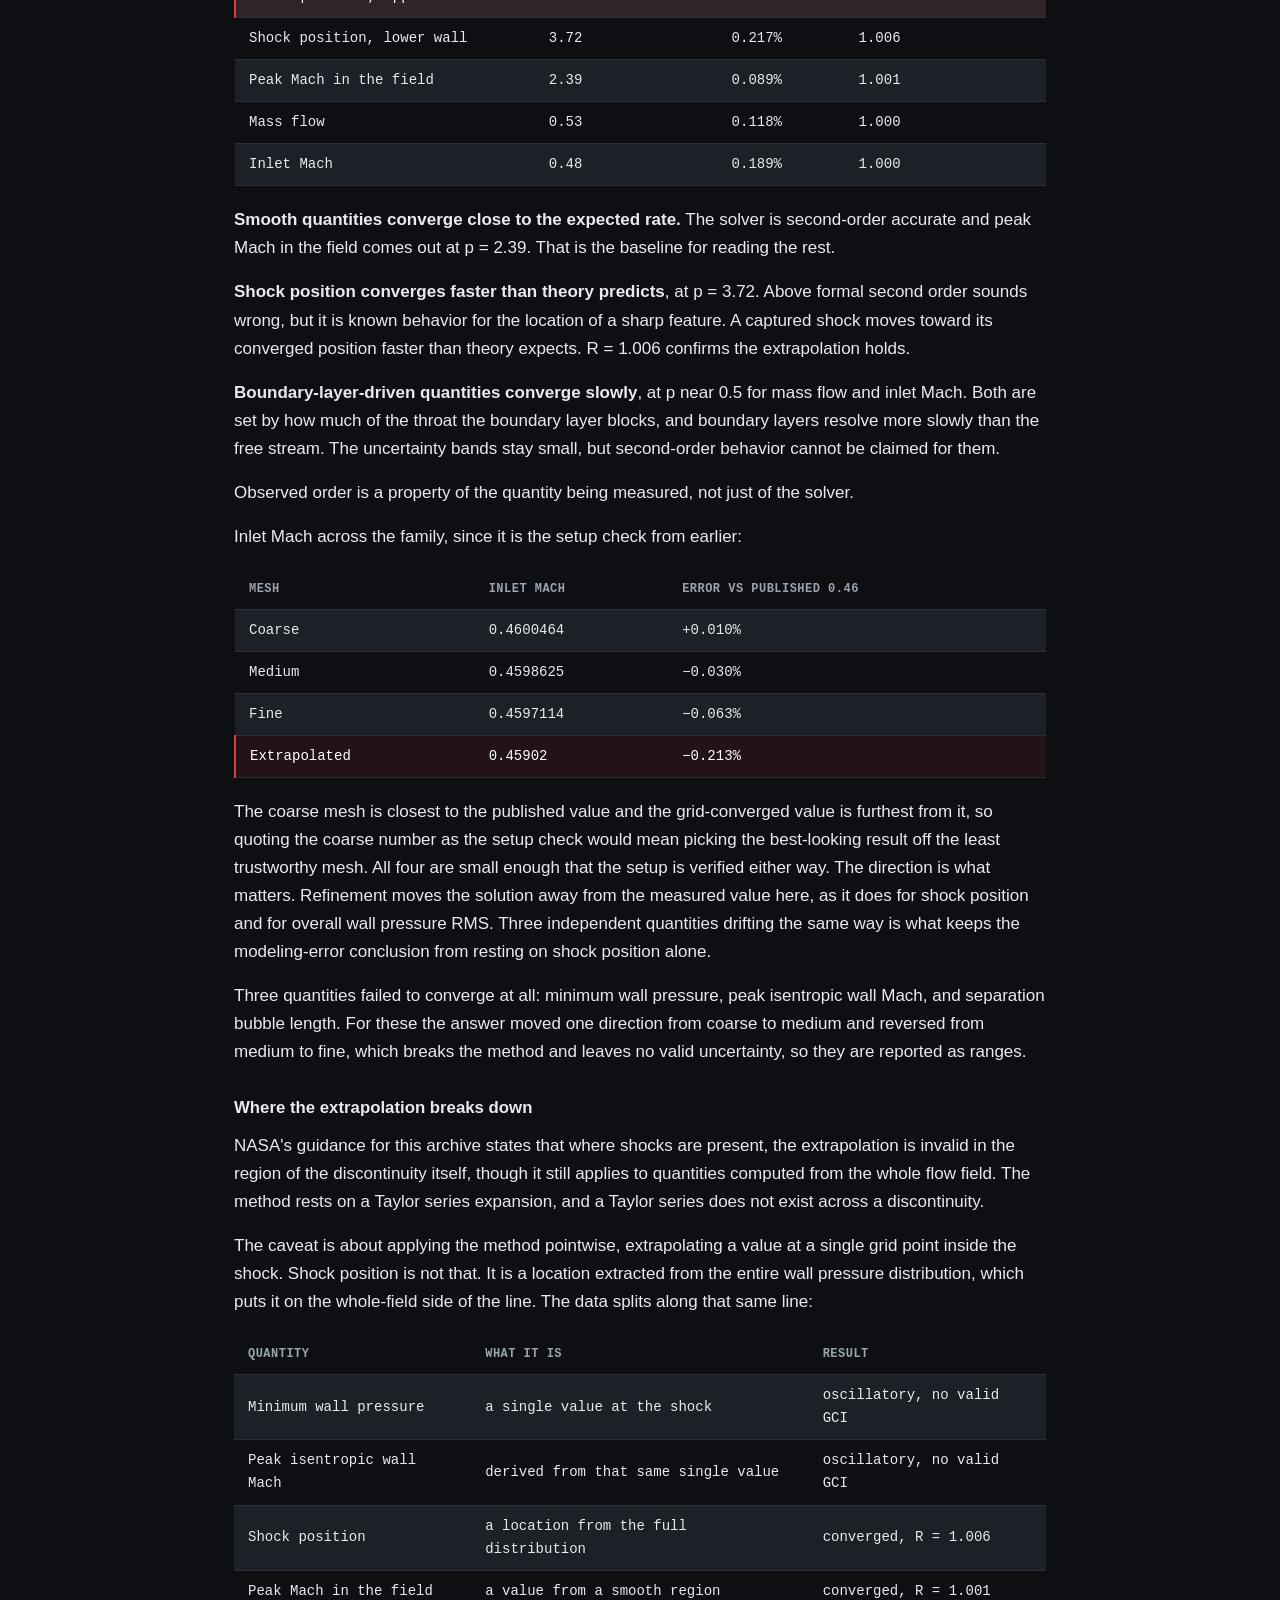
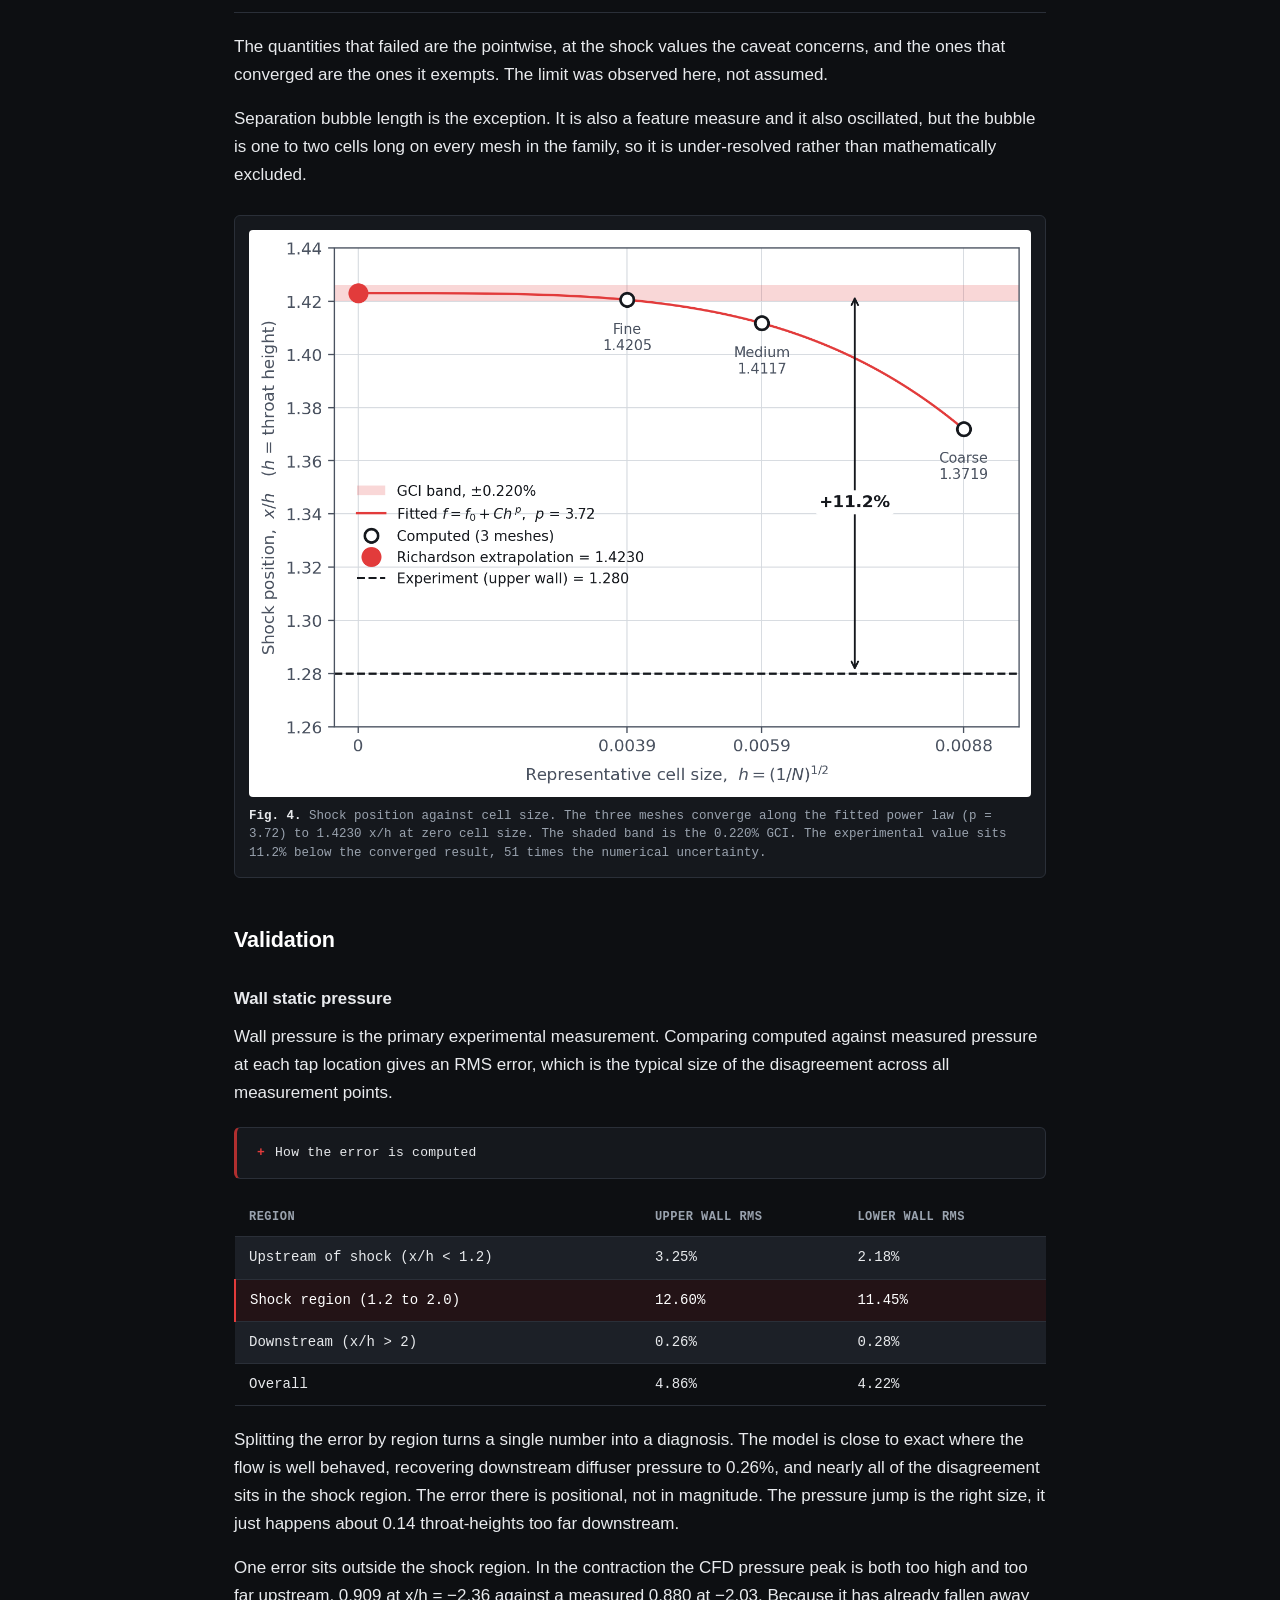
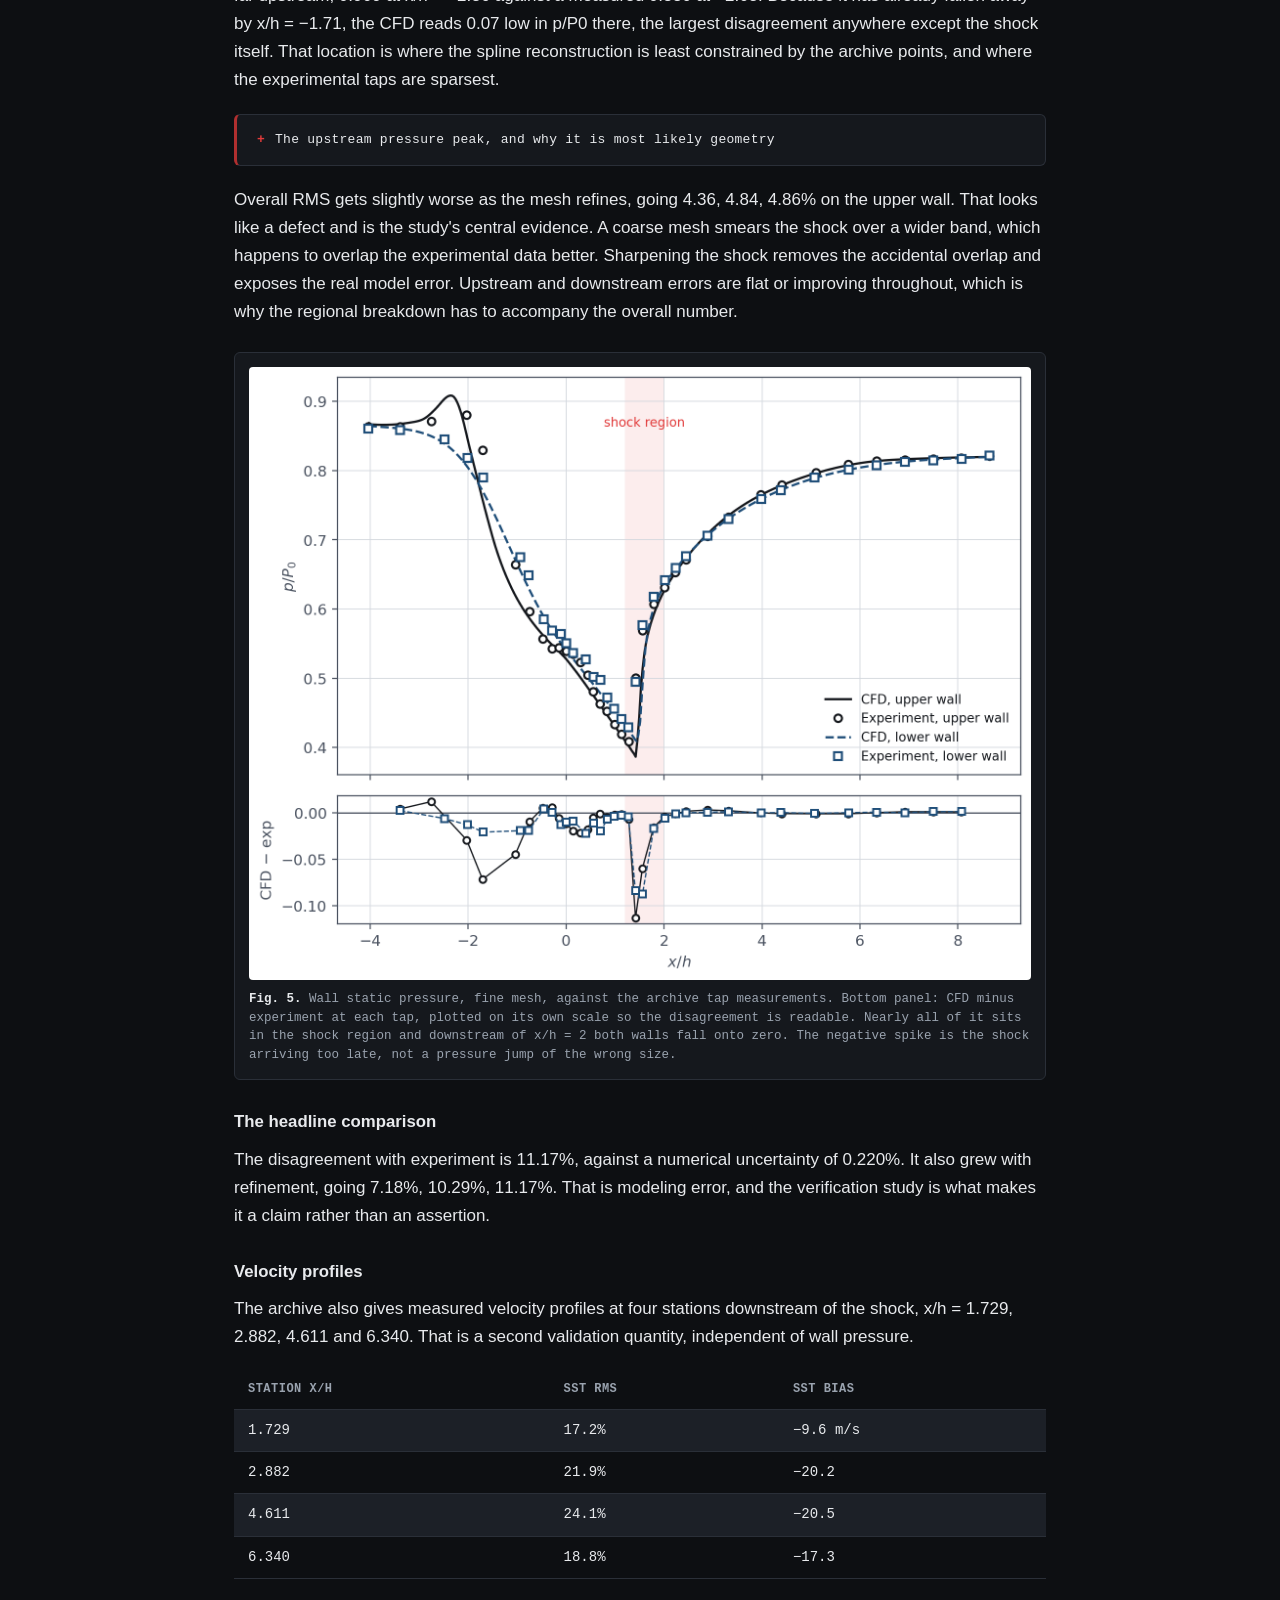
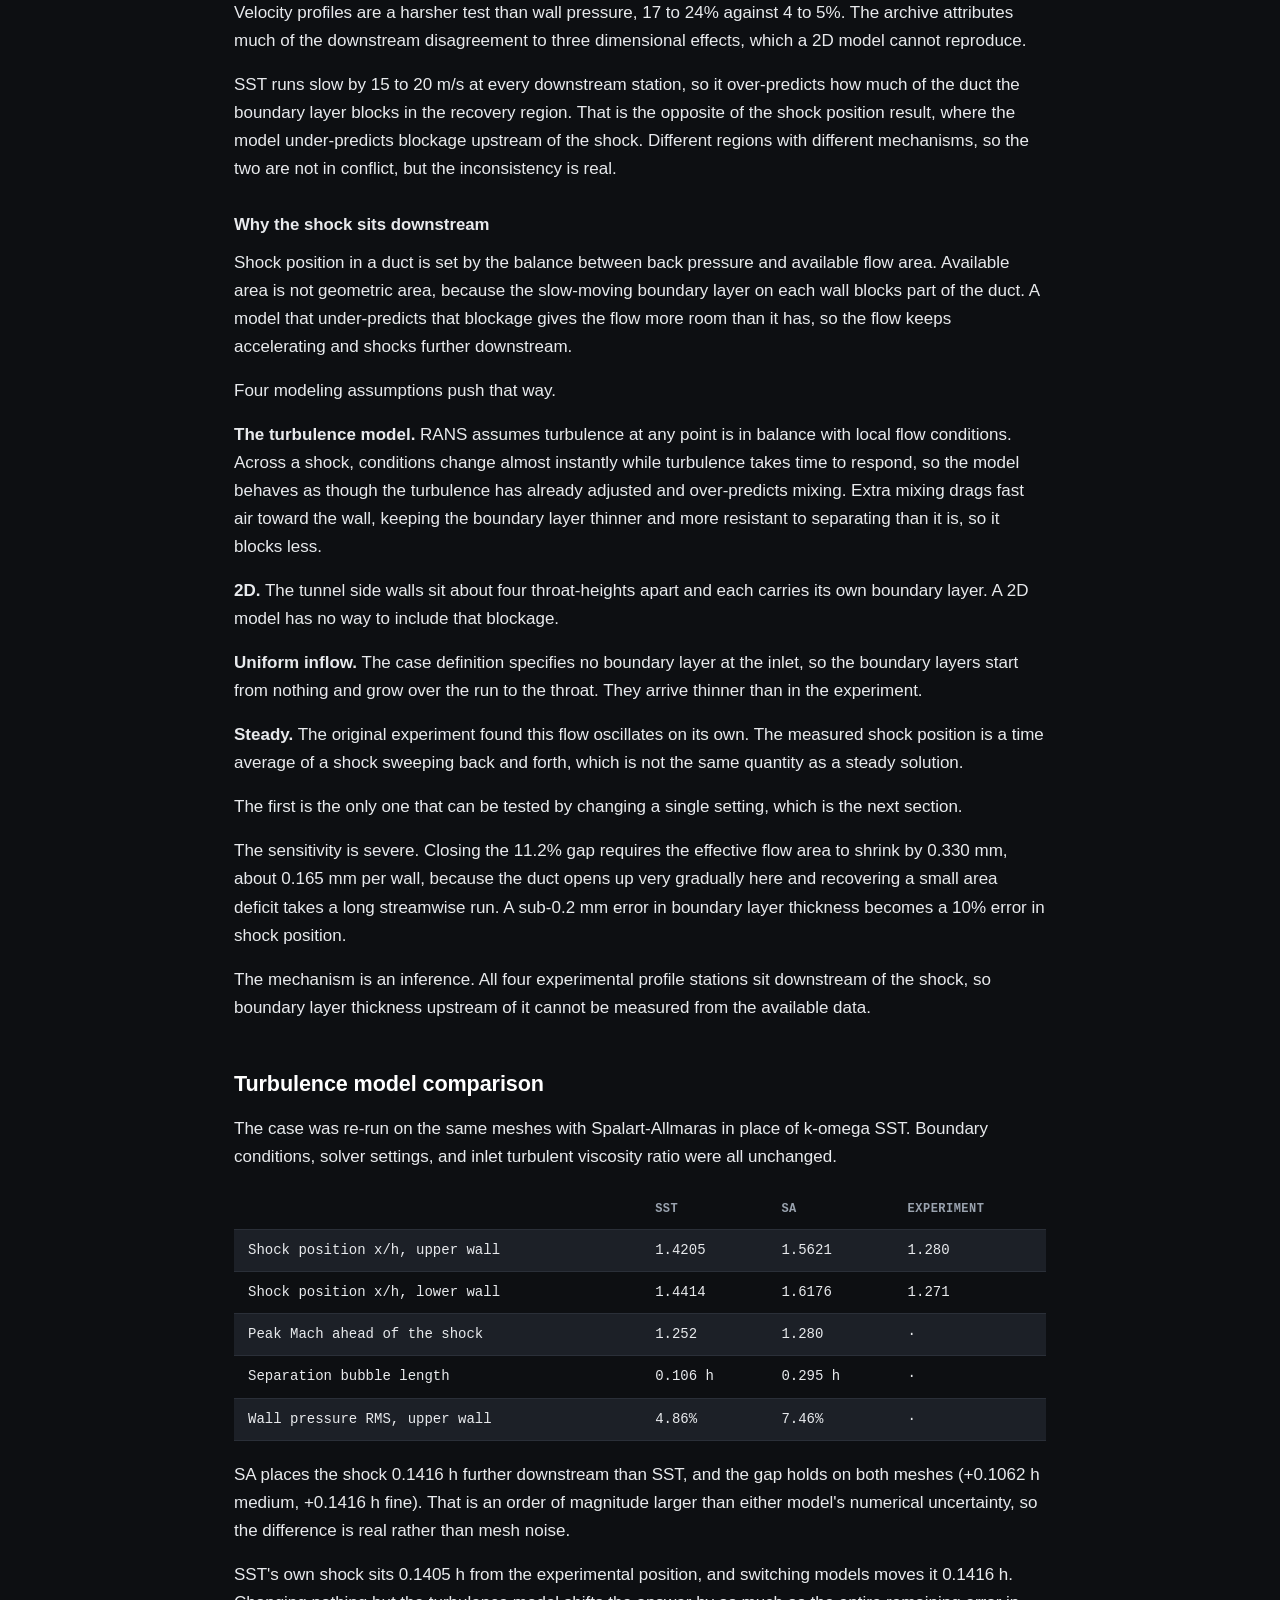
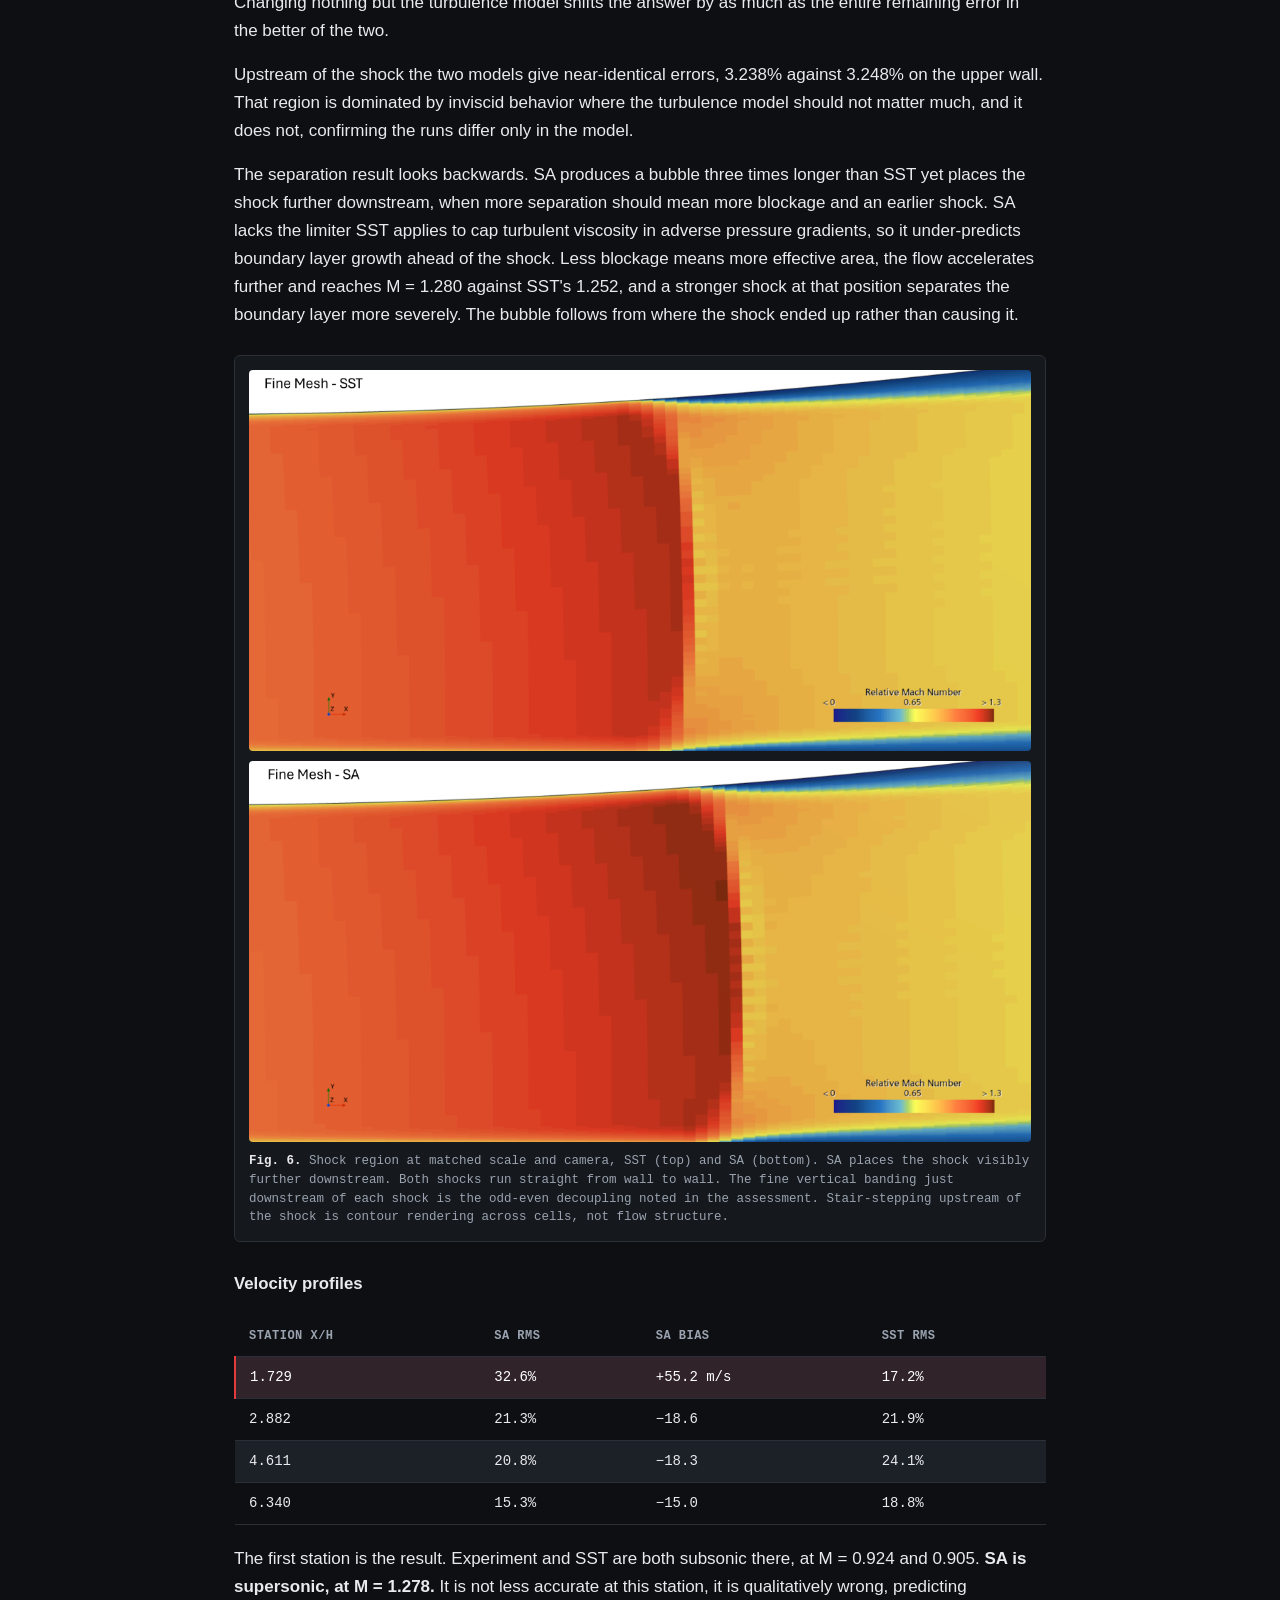
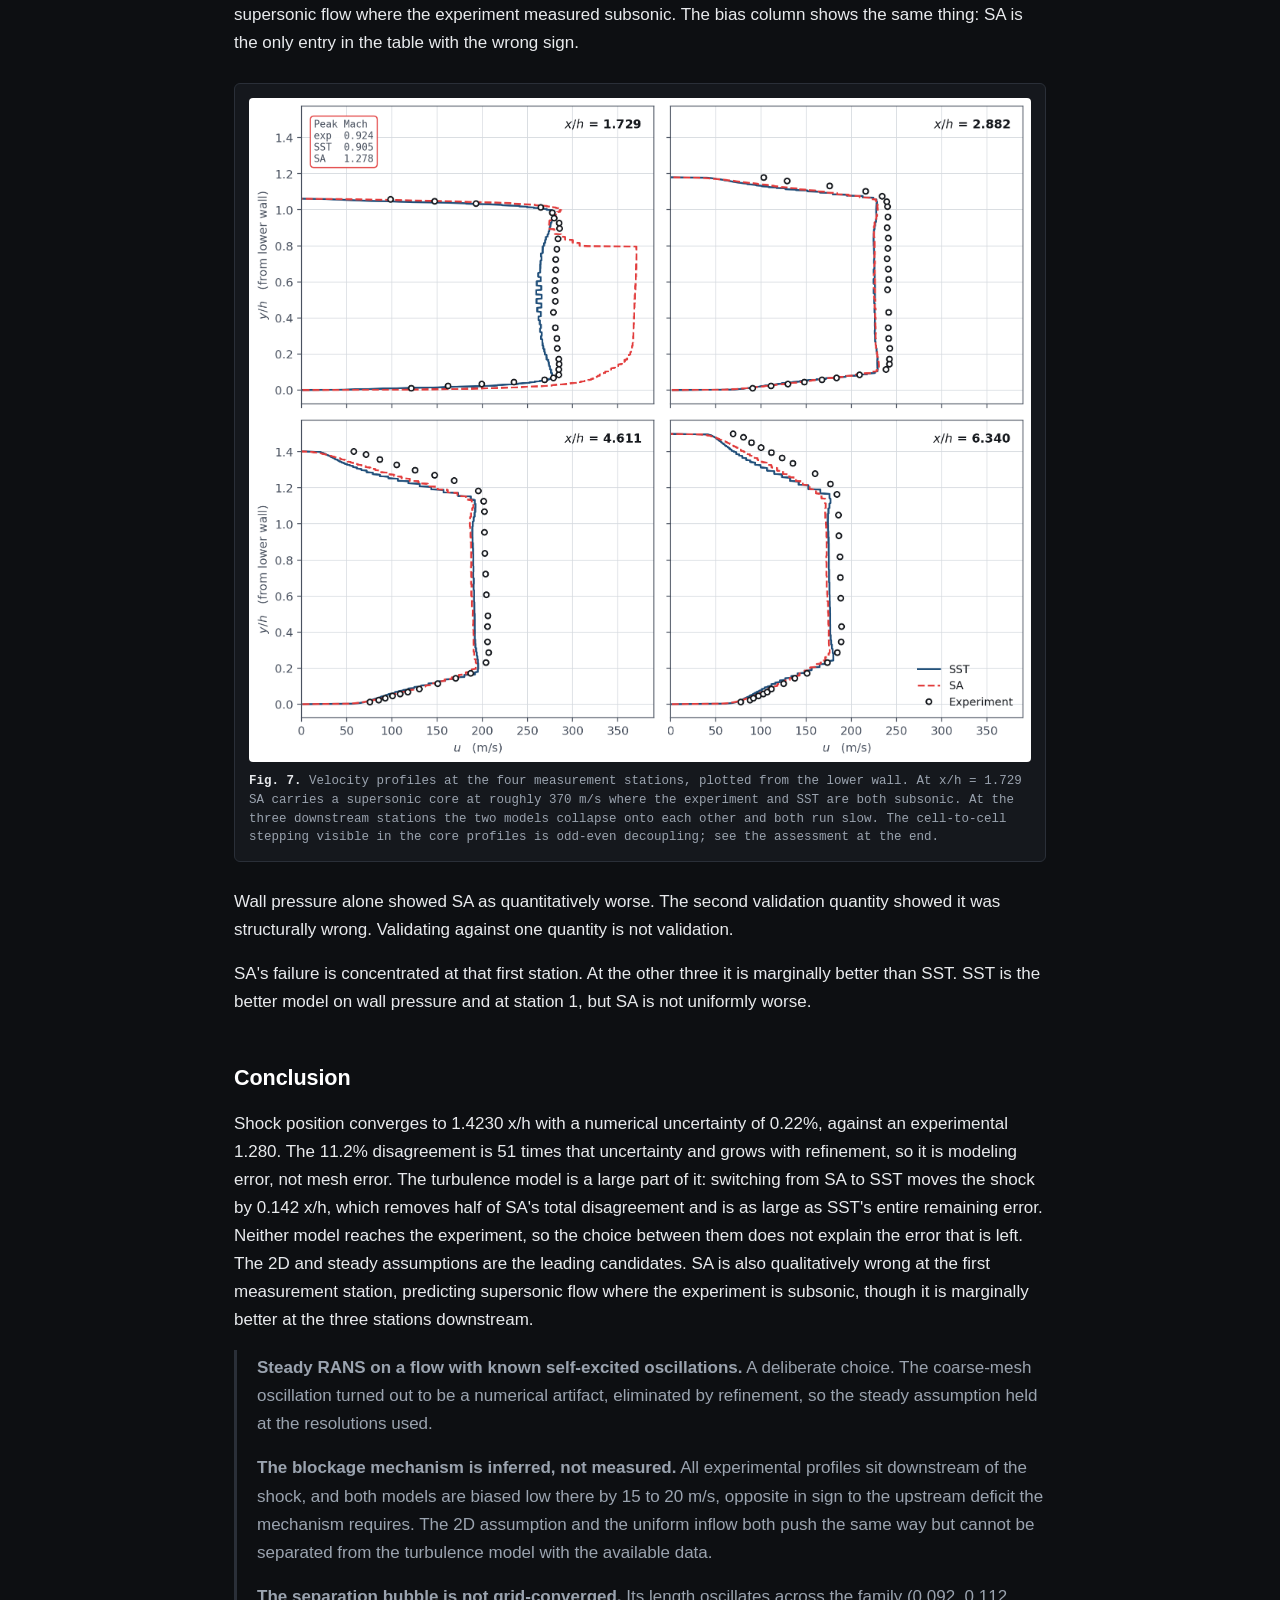
<file: sajben.html>
<!DOCTYPE html>
<html lang="en">
<head>
  <meta charset="UTF-8">
  <meta name="viewport" content="width=device-width, initial-scale=1.0">
  <title>Sajben Transonic Diffuser V&amp;V | Raghav Mansharamani</title>
  <link rel="stylesheet" href="style.css">
</head>
<body>

  <nav class="nav">
    <div class="nav-inner">
      <a class="nav-brand" href="index.html">RAGHAV MANSHARAMANI</a>
      <a class="nav-link" href="index.html">Home</a>
      <a class="nav-link active" href="sajben.html">Sajben</a>
      <a class="nav-link" href="nasa.html">NASA</a>
      <a class="nav-link" href="luminary.html">Luminary</a>
      <a class="nav-link" href="turbulence.html">Turbulence</a>
      <a class="nav-link" href="panel-method.html">Panel Method</a>
      <a class="nav-link" href="composites.html">Composites</a>
    </div>
  </nav>

  <main>
    <a class="backlink" href="index.html">&larr; All projects</a>

    <p class="eyebrow">STAR-CCM+ · Verification &amp; Validation</p>
    <h1>Sajben Transonic Diffuser: Separating Numerical Error from Model Error</h1>

    <div class="specblock">
      <dl>
        <dt>Objective</dt>
        <dd>Solve a compressible internal flow with a shock, measure how much of the error comes
            from the mesh, then characterize where RANS departs from experiment.</dd>
        <dt>Tools</dt>
        <dd>STAR-CCM+, Python.</dd>
        <dt>Case</dt>
        <dd>Sajben transonic diffuser, weak-shock condition. NASA WIND (NPARC Alliance)
            validation archive.</dd>
        <dt>Role</dt>
        <dd>Built the geometry, mesh family, and case setup; ran all cases; wrote the
            post-processing and V&amp;V analysis.</dd>
        <dt>Result</dt>
        <dd class="result">Grid-converged shock position <b>1.4230 x/h</b> with a numerical
            uncertainty of <b>0.22%</b>, against an experimental <b>1.280</b>. That is a
            <b>+11.2% modeling error, roughly 51 times larger than the mesh uncertainty</b>.</dd>
      </dl>
    </div>

    <h2>Problem</h2>
    <p>
      This flow is an analog for off-nominal, overexpanded nozzle operation. There is a shock sitting inside
      the duct with the boundary layer separating behind it, which is what happens to a rocket
      nozzle at low altitude or during throttling. It is deliberately not the clean isentropic
      expansion of a nozzle running at its design point, and shock position matters in that regime
      because it sets where the flow separates from the wall.
    </p>
    <p>
      Predicting that position is only useful if the error in it can be attributed. When a CFD result
      disagrees with experiment, there are two possible causes. Either the equations were solved
      imprecisely, meaning the mesh was too coarse, or the wrong equations were solved, meaning the
      physical model is inadequate. Most studies cannot tell these apart, which makes a statement
      like "my result is 10% off" close to uninterpretable. Running the same case on three meshes of
      increasing resolution shows how much the answer is still moving as the mesh improves, which
      puts a number on how much of the error the mesh is responsible for. If that number is small, a
      large remaining disagreement has to be coming from the model. This is standard practice in
      industrial verification and validation, and it is the step most commonly skipped. It also has to
      come first, as you cannot claim RANS is wrong by 11% until you have shown the mesh error is much smaller
      than 11%.
    </p>

    <h2>The case</h2>
    <p>
      The Sajben diffuser is a converging-diverging duct that is one-sided. The lower wall is flat
      across the whole domain and all of the area change happens in the upper wall. Because the two
      walls have different shapes, the pressure measured along each one is different, so a single
      run can be checked against two separate sets of experimental data rather than one.
    </p>
    <p>
      Air enters subsonically at M = 0.46, accelerates through the contraction, goes supersonic past
      the throat, terminates in a normal shock, separates from the upper wall, and recovers
      subsonically through the diffuser.
    </p>
    <p>
      What makes it a hard case is that the shock and the boundary layer feed back on each other.
      The shock's pressure rise separates the boundary layer, the separated layer changes how much
      of the duct the flow can actually use, and that in turn moves the shock. RANS handles this
      interaction imperfectly, and the documented failure mode for this case is a shock predicted
      downstream of where it was measured.
    </p>

    <table>
      <thead><tr><th>Quantity</th><th>Value</th></tr></thead>
      <tbody>
        <tr><td>Stagnation pressure</td><td>19.58 psia (134,999 Pa)</td></tr>
        <tr><td>Stagnation temperature</td><td>500 R (277.778 K)</td></tr>
        <tr><td>Inlet Mach</td><td>0.46</td></tr>
        <tr><td>Exit static pressure (weak shock)</td><td>16.05 psia (110,661 Pa)</td></tr>
        <tr><td>Throat height h</td><td>0.14435 ft (0.0439979 m)</td></tr>
        <tr><td>Reynolds number, based on throat height</td><td>6.0 &times; 10<sup>5</sup></td></tr>
      </tbody>
    </table>

    <p>
      Exit static pressure alone sets how strong the shock is, which is what makes this a clean case
      to run parametrically.
    </p>

    <figure>
      <img src="images/fine_full_mach2.png" alt="Mach number contour through the full diffuser">
      <figcaption><b>Fig. 1.</b> Mach number through the full domain, fine mesh. Flow accelerates
        through the contraction, goes supersonic past the throat, and terminates in a normal shock.
        The low-velocity region along the upper wall behind the shock is the separated boundary
        layer.</figcaption>
    </figure>

    <h2>Setup</h2>

    <h3>Geometry</h3>
    <p>
      The archive provides each wall as 81 coordinate points. Joining those points with straight
      lines leaves the wall kinked rather than smooth, and in the tightest part of the contraction
      that faceted wall sits up to 350 um from where a smooth curve would run, around 300 times the
      height of the smallest cell in the mesh. Every kink would act as a small artificial
      disturbance in exactly the boundary layer the mesh was built to resolve, so both walls were
      resampled onto a cubic spline before meshing. The resampled geometry matches the archive's
      quoted throat height and exit-to-throat area ratio to within 0.001%. An assumption worth stating
      is that the spline reconstructs the wall between NASA's points, since the original tunnel
      contour is not available.
    </p>
    <details>
      <summary>Geometry build, and how the reconstruction was checked</summary>
      <p>
        The 81 archive points are spaced 0.14 to 0.53 in apart. Both walls were resampled onto a
        cubic spline at 801 points and converted to metres. Checks after resampling:
      </p>
      <table>
        <thead><tr><th>Quantity</th><th>Resampled</th><th>Archive</th></tr></thead>
        <tbody>
          <tr><td>Throat height</td><td>1.732199 in</td><td>1.73221 in</td></tr>
          <tr><td>Inlet height</td><td>2.44483 in</td><td>2.44483 in</td></tr>
          <tr><td>Exit height</td><td>2.59830 in</td><td>2.59830 in</td></tr>
        </tbody>
      </table>
      <p>
        Splining also moved the computed throat from x = -0.0394 in to x = +0.0086 in, essentially
        onto x = 0, which is closer to the archive's stated throat location than the raw points
        were. That is a useful sign the reconstruction is not distorting the geometry.
      </p>
      <p>
        The solid was built in STAR-CCM+ 3D-CAD from the two splines, closed with straight end lines
        and extruded 1 mm in Z, then collapsed by the 2D conversion. Surfaces were split by angle at
        a 30 degree threshold, which leaves each wall as a single surface.
      </p>
      <p>
        One inconsistency in the archive itself is <code>data.Mach46.txt</code> lists the throat height
        as 0.14435 ft = 4.407 cm, where the correct conversion is 4.400 cm. A 0.16% discrepancy,
        negligible for x/h normalization, but the archive is not perfectly self-consistent.
      </p>
    </details>

    <h3>Boundary conditions</h3>
    <table>
      <thead><tr><th>Boundary</th><th>Type</th><th>Values</th></tr></thead>
      <tbody>
        <tr><td>Inlet</td><td>Stagnation inlet</td><td>P<sub>0</sub> = 134,999 Pa, T<sub>0</sub> = 277.778 K</td></tr>
        <tr><td>Outlet</td><td>Pressure outlet</td><td>110,661 Pa static</td></tr>
        <tr><td>Both walls</td><td>No-slip, adiabatic</td><td></td></tr>
      </tbody>
    </table>
    <p>
      The inflow is subsonic, so conditions at the inlet are not fixed by what is upstream alone:
      pressure information travels back up the duct from downstream. A stagnation inlet handles that
      correctly by imposing stagnation pressure and temperature and letting the solver work out the
      velocity from the interior solution, which is what a flow fed from a reservoir actually does.
      A velocity inlet would force the velocity to a chosen value, fixing the answer rather than
      predicting it.
    </p>
    <p>
      That gives a free check on the whole setup. No Mach number was imposed anywhere, yet the
      solution settled at an inlet Mach of <b>0.45971</b> on the fine mesh, a 0.063% error against
      the published 0.46. A geometry error, a unit error, or a wrong reference pressure would all
      show up here. The value drifts slightly further from 0.46 as the mesh refines, in the same
      direction as everything else in this study. The numbers for each mesh are in the verification section.
    </p>
    <p>
      The archive does not specify inlet turbulence quantities, so solver defaults were kept
      (turbulence intensity 1%, turbulent viscosity ratio 10).
    </p>

    <h3>Mesh</h3>
    <p>
      Structured mesh built with STAR-CCM+ Directed Mesh, three levels, with every cell dimension
      shrinking by exactly 1.5 between levels. Wall spacing targets y+ = 2 on the coarse mesh.
    </p>
    <details>
      <summary>How the first cell height was sized</summary>
      <p>
        Spacing came from the
        <a href="https://www.cfd-online.com/Tools/yplus.php">CFD-Online y+ calculator</a>, which
        takes local flow conditions. The archive gives only stagnation conditions, so throat
        conditions were derived first. The duct is choked, so M = 1 at the throat, and with
        <i>f</i> = 1 + 0.2M<sup>2</sup> = 1.2:
      </p>
      <pre>T   = T0 / f          = 231.48 K
p   = P0 * f^-3.5     = 71,318 Pa
rho = p / (R T)       = 1.0733 kg/m^3
U   = sqrt(gamma R T) = 305.01 m/s      (M = 1)
mu  = Sutherland(T)   = 1.5019e-5 Pa.s</pre>
      <p>
        The throat is the worst case for wall shear, and one first cell height is used along the
        entire wall, so sizing there leaves everywhere else better resolved. Boundary layer run
        length from inlet to throat is L = 7 in = 0.1778 m.
      </p>
      <p>Those five values into the calculator, targeting y+ = 2:</p>
      <pre>Re_L  = rho U L / mu        = 3.88e6
Cf    = 0.058 Re_L^-0.2     = 0.00279     (flat plate)
tau_w = 0.5 Cf rho U^2      = 139.3 Pa
u_tau = sqrt(tau_w / rho)   = 11.39 m/s
dy1   = y+ mu / (rho u_tau) = 2.456 um</pre>
      <p>Medium and fine divide this by 1.5 per level: 1.637 um and 1.092 um.</p>
    </details>
    <table>
      <thead>
        <tr><th>Mesh</th><th>Cells</th><th>Streamwise &Delta;x</th><th>First cell height</th><th>Achieved y+</th><th>Near-wall aspect ratio</th></tr>
      </thead>
      <tbody>
        <tr><td>Coarse</td><td>12,800</td><td>3.490 mm</td><td>2.456 um</td><td>0.998</td><td>1421</td></tr>
        <tr><td>Medium</td><td>28,800</td><td>2.326 mm</td><td>1.637 um</td><td>0.866</td><td>1421</td></tr>
        <tr><td>Fine</td><td>64,800</td><td>1.551 mm</td><td>1.092 um</td><td>0.933</td><td>1421</td></tr>
      </tbody>
    </table>
    
    <figure>
      <img src="images/fine_mesh_full.png" alt="Structured mesh through the full diffuser domain">
      <figcaption><b>Fig. 2.</b> Fine mesh, full domain. Quad cells aligned with the flow direction,
        clustered toward both walls. The dark bands along the walls are the near-wall layers,
        too fine to resolve individually at this scale.</figcaption>
    </figure>
    
    <details>
      <summary>What these mesh quantities mean</summary>
      <p>
        <b>Streamwise &Delta;x</b> is the length of a cell along the flow direction. Smaller means
        the shock is captured over a shorter distance and its position is pinned down more
        precisely.
      </p>
      <p>
        <b>First cell height</b> is the thickness of the very first cell against the wall, measured
        perpendicular to it. Velocity changes extremely rapidly across the boundary layer, so this
        cell has to be tiny to capture that gradient.
      </p>
      <p>
        <b>y+</b> is a dimensionless measure of how far that first cell center sits from the wall,
        scaled by the local friction at the wall. It tells you whether the near-wall mesh is fine
        enough for the turbulence model. Below about 1, the model resolves the flow right down to
        the wall. Above about 30, it uses a formula to bridge the gap instead. The range in between
        is the worst place to be. All three meshes here sit below 1.
      </p>
      <p>
        <b>Near-wall aspect ratio</b> is the streamwise cell length divided by the first cell
        height, so it describes cell shape. A value of 1421 means these cells are long and thin,
        which is normal for a boundary layer mesh, since the flow changes far faster perpendicular
        to the wall than along it.
      </p>
    </details>

    <p>
      Achieved y+ came out near 1 rather than the targeted 2, because the flat-plate correlation
      evaluates wall shear at the throat velocity while treating the boundary layer as though it
      grew at that speed the whole way, when the flow actually accelerates from roughly 150 m/s at
      the inlet. It also does not fall steadily across the family (0.998, 0.866, 0.933) even though
      the cells shrink every time, since y+ depends on computed wall friction as well as spacing and
      better resolution raises that friction. First cell height is the design input; y+ is the
      measured outcome. All three meshes are wall-resolved either way.
    </p>
    <p>
      The near-wall aspect ratio being identical on all three meshes is the useful number here. It
      shows the three meshes are the same mesh at different scales rather than three different
      meshes, because cell shape is preserved and only cell size changes. That is the condition the
      grid convergence method requires, and most studies assert it without demonstrating it.
    </p>

    <details>
      <summary>Why structured, and why refine by 1.5 rather than the more common root-2</summary>
      <p>
        <b>Structured</b> because the grid convergence method requires geometrically similar meshes
        with one clear refinement factor. Scaling node count in each direction shrinks every cell by
        the same amount. On an unstructured mesh "refine by 1.5x" is fuzzy, since the mesher
        redistributes cells unevenly and the effective factor varies from place to place. Aligned
        cell faces also keep the shock crisp, whereas a shock cutting diagonally across skewed cells
        gets smeared, which blurs the quantity being measured.
      </p>
      <p>
        <b>A factor of 1.5</b> because the observed-order formula assumes an identical refinement
        factor between every pair of meshes, and root-2 cannot be hit exactly with whole numbers of
        cells. Going 160, 226, 320 gives 1.4125 and 1.4159, which drift. Going 160, 240, 360 gives
        exactly 1.5 every time, and the wider spacing between meshes gives a cleaner signal against
        iterative noise.
      </p>
    </details>
    
    <h3>Solver</h3>
    <p>
      The case was run with a coupled density-based implicit solver, second-order accurate
      throughout, using Roe flux-difference splitting, Sutherland's law for viscosity, and low-Mach
      preconditioning, with the k-omega SST turbulence model.
    </p>

    <details>
      <summary>What those solver settings are, in plain terms</summary>
      <p>
        <b>Coupled density-based solver.</b> Pressure-based solvers handle the governing equations
        one after another and suit low-speed flow. Density-based solvers solve mass, momentum, and
        energy together as one system, which is what is needed when density, pressure, and velocity
        are all strongly linked, as they are across a shock. This entire problem is a shock.
      </p>
      <p>
        <b>Roe flux-difference splitting.</b> A scheme for computing how much mass, momentum, and
        energy crosses each cell face. It is built around the physics of waves traveling through
        the fluid, which makes it good at capturing shocks sharply instead of smearing them.
      </p>
      <p>
        <b>Sutherland's law.</b> Air becomes more viscous as it heats up, and Sutherland's law is
        the standard formula relating the two. Temperature varies substantially through this flow,
        so holding viscosity constant would be inaccurate.
      </p>
      <p>
        <b>Low-Mach preconditioning.</b> Density-based solvers converge poorly where the flow is
        much slower than the speed of sound. This flow spans M = 0.46 to above M = 1, so the slower
        regions would otherwise stall convergence. Preconditioning rescales the equations to fix
        that without changing the converged answer.
      </p>
    </details>

    <p>
      Solver defaults were kept until they demonstrably failed. The automatic CFL controller, which
      governs how aggressively the solver advances toward a steady answer, ramped to about 17,000.
      At that point the linear solver started rejecting steps and repeatedly halving CFL, and the
      residuals stopped falling. Capping the maximum CFL at 50 dropped every residual by roughly a
      factor of ten and stabilized the run. This was an intervention made after an observed failure
      rather than tuning applied in advance, and CFL affects only how the solution reaches steady
      state, not what the steady answer is.
    </p>

    <h2>Verification</h2>
    <h3>Iterative convergence</h3>
    <p>
      Mass is conserved to 2.8 &times; 10<sup>-5</sup> % on the fine mesh with residuals flat, and
      mass flow reaches 99.08% of the ideal choked value. The 0.9% shortfall is the boundary layer
      taking up part of the throat. Exactly 100% would mean it was missing.
    </p>
    <p>
      Every mesh was originally fixed at 5000 iterations so the runs would be comparable. The fine
      mesh was still spiking at 5000 and needed 6500. Equal iteration counts do not mean equal
      convergence, and grid convergence assumes iterative error is negligible next to mesh error, so
      each mesh was instead converged to a target residual level and the iteration count reported as
      a result.
    </p>
    <p>
      The coarse mesh never fully settled. Its residuals dropped, then oscillated at steady
      amplitude instead of continuing down. Refining removed the oscillation completely, so the
      cause was the shock jumping between cells too large to place it precisely. That distinction
      mattered as this diffuser has genuine physical shock oscillation, and a physical oscillation
      would not disappear on a better mesh.
    </p>

    <figure>
      <img src="images/coarse_full_mach_nobar.png" alt="Mach contours, coarse mesh">
      <img src="images/medium_full_mach_nobar.png" alt="Mach contours, medium mesh" style="margin-top:10px">
      <img src="images/fine_full_mach_label.png" alt="Mach contours, fine mesh, with color scale" style="margin-top:10px">
      <figcaption><b>Fig. 3.</b> Mach contours across the mesh family, coarse to fine. The shock
        sharpens with refinement, from a smeared band on the coarse mesh to a crisp front on the
        fine. Its position also shifts downstream, by too little (0.049 x/h in total across the
        family) to see at this scale. Color scale shared across all three.</figcaption>
    </figure>

    <h3>Grid convergence</h3>
    <p>
      Shock position leads this section. It is what the experiment measures, it is the documented
      weak point of RANS for this case, and in a nozzle it sets where the flow separates.
    </p>
    <p>
      Across the three meshes the shock sat at 1.3719, then 1.4117, then 1.4205 x/h on the upper
      wall. The steps shrank from +0.0398 to +0.0088 h, a factor of about four and a half. The
      answer is still moving but by less each time, which is what makes extrapolation possible.
      Assuming error falls as a power of cell size,
      <span style="font-family:var(--mono)">f(h) = f<sub>exact</sub> + C⋅h<sup>p</sup></span>,
      three meshes give three equations for the three unknowns.
    </p>
    <p>
      Shock position on the upper wall gives an observed order of <i>p</i> = 3.72, an extrapolated
      value of <b>1.4230 x/h</b>, and a Grid Convergence Index of <b>0.220%</b>. GCI is an
      uncertainty band, not an error. The mesh-independent answer lies within 0.220% of the
      fine-mesh result, with a 1.25 safety factor built in.
    </p>
    
    <details>
      <summary>The extrapolation formulas, worked example, and asymptotic range check</summary>
      <p>
        <i>f</i><sub>1</sub> is fine, <i>f</i><sub>2</sub> medium, <i>f</i><sub>3</sub> coarse, and
        <i>r</i> = 1.5 the refinement factor. <i>p</i> is the observed order, which is how fast error shrinks
        as cells get smaller. <i>F</i><sub>s</sub> = 1.25 is the standard safety factor for a
        three-mesh study.
      </p>
      <pre>p       = ln( |(f3 - f2)/(f2 - f1)| ) / ln(r)
f_exact = f1 + (f1 - f2)/(r^p - 1)
GCI     = Fs * |(f2 - f1)/f1| / (r^p - 1)</pre>
      <p>Applied to shock position:</p>
      <pre>f3 = 1.3719 (coarse), f2 = 1.4117 (medium), f1 = 1.4205 (fine)

(f3 - f2) = -0.0398
(f2 - f1) = -0.0088
ratio     = 4.5227

p         = ln(4.5227)/ln(1.5) = 3.7221
r^p       = 1.5^3.7221 = 4.5193

f_exact   = 1.4205 + 0.0088/3.5193 = 1.4230
GCI       = 1.25 * (0.0088/1.4205)/3.5193 = 0.00220 = 0.220%</pre>
      <p>
        The power law only holds if all three meshes are fine enough for a single leading error term
        to dominate, the asymptotic range. The test compares the two mesh pairs:
      </p>
      <pre>R = GCI_32 / (r^p * GCI_21),   should be close to 1</pre>
      <p>
        Shock position gives R = 1.006. NASA's worked example treats 1.002 as well inside the
        asymptotic range, so the extrapolation holds. Method:
        <a href="https://www.grc.nasa.gov/www/wind/valid/tutorial/spatconv.html">NASA spatial
        convergence tutorial</a>.
      </p>
    </details>
    
    <p>
      Running the same procedure on every quantity gave three distinct behaviors.
    </p>

    <table>
      <thead>
        <tr><th>Quantity</th><th>Observed order p</th><th>GCI (fine)</th><th>Asymptotic ratio R</th></tr>
      </thead>
      <tbody>
        <tr class="highlight"><td>Shock position, upper wall</td><td>3.72</td><td>0.220%</td><td>1.006</td></tr>
        <tr><td>Shock position, lower wall</td><td>3.72</td><td>0.217%</td><td>1.006</td></tr>
        <tr><td>Peak Mach in the field</td><td>2.39</td><td>0.089%</td><td>1.001</td></tr>
        <tr><td>Mass flow</td><td>0.53</td><td>0.118%</td><td>1.000</td></tr>
        <tr><td>Inlet Mach</td><td>0.48</td><td>0.189%</td><td>1.000</td></tr>
      </tbody>
    </table>

    <p>
      <b>Smooth quantities converge close to the expected rate.</b> The solver is second-order
      accurate and peak Mach in the field comes out at p = 2.39. That is the baseline for reading
      the rest.
    </p>
    <p>
      <b>Shock position converges faster than theory predicts</b>, at p = 3.72. Above formal second
      order sounds wrong, but it is known behavior for the location of a sharp feature. A captured
      shock moves toward its converged position faster than theory expects. R = 1.006
      confirms the extrapolation holds.
    </p>
    <p>
      <b>Boundary-layer-driven quantities converge slowly</b>, at p near 0.5 for mass flow and inlet
      Mach. Both are set by how much of the throat the boundary layer blocks, and boundary layers
      resolve more slowly than the free stream. The uncertainty bands stay small, but second-order
      behavior cannot be claimed for them.
    </p>
    <p>
      Observed order is a property of the quantity being measured, not just of the solver.
    </p>
    <p>
      Inlet Mach across the family, since it is the setup check from earlier:
    </p>
    <table>
      <thead><tr><th>Mesh</th><th>Inlet Mach</th><th>Error vs published 0.46</th></tr></thead>
      <tbody>
        <tr><td>Coarse</td><td>0.4600464</td><td>+0.010%</td></tr>
        <tr><td>Medium</td><td>0.4598625</td><td>&minus;0.030%</td></tr>
        <tr><td>Fine</td><td>0.4597114</td><td>&minus;0.063%</td></tr>
        <tr class="highlight"><td>Extrapolated</td><td>0.45902</td><td>&minus;0.213%</td></tr>
      </tbody>
    </table>
    <p>
      The coarse mesh is closest to the published value and the grid-converged value is furthest
      from it, so quoting the coarse number as the setup check would mean picking the best-looking
      result off the least trustworthy mesh. All four are small enough that the setup is verified
      either way. The direction is what matters. Refinement moves the solution away from the
      measured value here, as it does for shock position and for overall wall pressure RMS. Three
      independent quantities drifting the same way is what keeps the modeling-error conclusion from
      resting on shock position alone.
    </p>
    <p>
      Three quantities failed to converge at all: minimum wall pressure, peak isentropic wall Mach,
      and separation bubble length. For these the answer moved one direction from coarse to medium
      and reversed from medium to fine, which breaks the method and leaves no valid uncertainty, so
      they are reported as ranges.
    </p>

    <h3>Where the extrapolation breaks down</h3>
    <p>
      NASA's guidance for this archive states that where shocks are present, the extrapolation is
      invalid in the region of the discontinuity itself, though it still applies to quantities
      computed from the whole flow field. The method rests on a Taylor series expansion, and a
      Taylor series does not exist across a discontinuity.
    </p>
    <p>
      The caveat is about applying the method pointwise, extrapolating a value at a single grid
      point inside the shock. Shock position is not that. It is a location extracted from the entire
      wall pressure distribution, which puts it on the whole-field side of the line. The data splits
      along that same line:
    </p>

    <table>
      <thead><tr><th>Quantity</th><th>What it is</th><th>Result</th></tr></thead>
      <tbody>
        <tr><td>Minimum wall pressure</td><td>a single value at the shock</td><td>oscillatory, no valid GCI</td></tr>
        <tr><td>Peak isentropic wall Mach</td><td>derived from that same single value</td><td>oscillatory, no valid GCI</td></tr>
        <tr><td>Shock position</td><td>a location from the full distribution</td><td>converged, R = 1.006</td></tr>
        <tr><td>Peak Mach in the field</td><td>a value from a smooth region</td><td>converged, R = 1.001</td></tr>
      </tbody>
    </table>

    <p>
      The quantities that failed are the pointwise, at the shock values the caveat concerns, and the
      ones that converged are the ones it exempts. The limit was observed here, not assumed.
    </p>
    <p>
      Separation bubble length is the exception. It is also a feature measure and it also
      oscillated, but the bubble is one to two cells long on every
      mesh in the family, so it is under-resolved rather than mathematically excluded.
    </p>

    <figure>
      <img src="images/gci_shock_position.png" alt="Shock position against representative cell size, with Richardson extrapolation and GCI band">
      <figcaption><b>Fig. 4.</b> Shock position against cell size. The three meshes converge along
        the fitted power law (p = 3.72) to 1.4230 x/h at zero cell size. The shaded band is the
        0.220% GCI. The experimental value sits 11.2% below the converged result, 51 times the
        numerical uncertainty.</figcaption>
    </figure>

    <h2>Validation</h2>

    <h3>Wall static pressure</h3>
    <p>
      Wall pressure is the primary experimental measurement. Comparing computed against measured
      pressure at each tap location gives an RMS error, which is the typical size of the
      disagreement across all measurement points.
    </p>

    <details>
      <summary>How the error is computed</summary>
      <p>
        The CFD gives pressure at several hundred points along each wall against roughly 35
        experimental taps, so the CFD curve is interpolated onto the tap locations. That direction
        matters: CFD data is dense and smooth, so interpolating it introduces almost nothing, while
        interpolating the sparse experimental data would invent measurements that were never taken.
      </p>
      <pre>e_i  = (p/P0)_CFD,i - (p/P0)_exp,i

RMS  = sqrt( (1/N) * sum( e_i^2 ) )</pre>
      <p>
        The percentage version divides each error by that point's own experimental value before
        squaring.
      </p>
    </details>

    <table>
      <thead><tr><th>Region</th><th>Upper wall RMS</th><th>Lower wall RMS</th></tr></thead>
      <tbody>
        <tr><td>Upstream of shock (x/h &lt; 1.2)</td><td>3.25%</td><td>2.18%</td></tr>
        <tr class="highlight"><td>Shock region (1.2 to 2.0)</td><td>12.60%</td><td>11.45%</td></tr>
        <tr><td>Downstream (x/h &gt; 2)</td><td>0.26%</td><td>0.28%</td></tr>
        <tr><td>Overall</td><td>4.86%</td><td>4.22%</td></tr>
      </tbody>
    </table>

    <p>
      Splitting the error by region turns a single number into a diagnosis. The model is close to
      exact where the flow is well behaved, recovering downstream diffuser pressure to 0.26%, and
      nearly all of the disagreement sits in the shock region. The error there is positional, not in
      magnitude. The pressure jump is the right size, it just happens about 0.14 throat-heights too
      far downstream.
    </p>
    <p>
      One error sits outside the shock region. In the contraction the CFD pressure peak is both too high
      and too far upstream, 0.909 at x/h = −2.36 against a measured 0.880 at −2.03. Because it has already 
      fallen away by x/h = −1.71, the CFD reads 0.07 low in p/P0 there, the largest disagreement anywhere 
      except the shock itself. That location is where the spline reconstruction is least constrained by the 
      archive points, and where the experimental taps are sparsest.
    </p>
    <details>
      <summary>The upstream pressure peak, and why it is most likely geometry</summary>
      <p>
        The worst spline-versus-chord deviation in the geometry is 351 um at x/h = -2.453, and peak
        upper-wall curvature is at x/h = -2.308. The CFD pressure peak sits at -2.356, between them.
        This is the concave corner where the flat inlet turns into the contraction, the pressure
        peak there responds directly to wall curvature, and it is the one place the cubic spline is
        least constrained by NASA's 81 points. A slightly sharper reconstructed corner gives a
        stronger, earlier compression. The largest upstream error appears where the geometry is
        least certain.
      </p>
      <p>
        Experimental resolution also matters. Tap spacing there averages 0.43 h against 0.035 h for
        the CFD points, a factor of 12. With taps at -2.755, -2.029 and -1.706, the measured peak of
        0.8802 is a single sample. If the true peak falls between taps it is understated, and its
        apparent location is uncertain by roughly 0.3 h. Part of the 0.028 amplitude gap may not be
        real.
      </p>
      <p>
        Uniform inflow contributes as well. With no incoming boundary layer there is less blockage
        entering the contraction, so a slightly different effective area and a marginally different
        compression. Smaller than the other two, and already on the limitations list.
      </p>
    </details>
    <p>
      Overall RMS gets slightly worse as the mesh refines, going 4.36, 4.84, 4.86% on the upper
      wall. That looks like a defect and is the study's central evidence. A coarse mesh smears the
      shock over a wider band, which happens to overlap the experimental data better. Sharpening the
      shock removes the accidental overlap and exposes the real model error. Upstream and downstream
      errors are flat or improving throughout, which is why the regional breakdown has to accompany
      the overall number.
    </p>

    <figure>
      <img src="images/wall_pressure_fine.png" alt="Wall static pressure against x over h, CFD against experiment, with residual panel">
      <figcaption><b>Fig. 5.</b> Wall static pressure, fine mesh, against the archive tap
        measurements. Bottom panel: CFD minus experiment at each tap, plotted on its own scale so
        the disagreement is readable. Nearly all of it sits in the shock region and downstream of
        x/h = 2 both walls fall onto zero. The negative spike is the shock arriving too late, not a
        pressure jump of the wrong size.</figcaption>
    </figure>

    <h3>The headline comparison</h3>
    <p>
      The disagreement with experiment is 11.17%, against a numerical uncertainty of 0.220%. It also
      grew with refinement, going 7.18%, 10.29%, 11.17%. That is modeling error, and the verification 
      study is what makes it a claim rather than an assertion.
    </p>

    <h3>Velocity profiles</h3>
    <p>
      The archive also gives measured velocity profiles at four stations downstream of the shock,
      x/h = 1.729, 2.882, 4.611 and 6.340. That is a second validation quantity, independent of wall
      pressure.
    </p>

    <table>
      <thead><tr><th>Station x/h</th><th>SST RMS</th><th>SST bias</th></tr></thead>
      <tbody>
        <tr><td>1.729</td><td>17.2%</td><td>&minus;9.6 m/s</td></tr>
        <tr><td>2.882</td><td>21.9%</td><td>&minus;20.2</td></tr>
        <tr><td>4.611</td><td>24.1%</td><td>&minus;20.5</td></tr>
        <tr><td>6.340</td><td>18.8%</td><td>&minus;17.3</td></tr>
      </tbody>
    </table>

    <p>
      Velocity profiles are a harsher test than wall pressure, 17 to 24% against 4 to 5%. The
      archive attributes much of the downstream disagreement to three dimensional effects, which a
      2D model cannot reproduce.
    </p>
    <p>
      SST runs slow by 15 to 20 m/s at every downstream station, so it
      over-predicts how much of the duct the boundary layer blocks in the recovery region. That is
      the opposite of the shock position result, where the model under-predicts blockage upstream of
      the shock. Different regions with different mechanisms, so the two are not in conflict, but
      the inconsistency is real.
    </p>
    
    <h3>Why the shock sits downstream</h3>
    <p>
      Shock position in a duct is set by the balance between back pressure and available flow area.
      Available area is not geometric area, because the slow-moving boundary layer on each wall
      blocks part of the duct. A model that under-predicts that blockage gives the flow more room
      than it has, so the flow keeps accelerating and shocks further downstream.
    </p>
    <p>
      Four modeling assumptions push that way.
    </p>
    <p>
      <b>The turbulence model.</b> RANS assumes turbulence at any point is in balance with local
      flow conditions. Across a shock, conditions change almost instantly while turbulence takes
      time to respond, so the model behaves as though the turbulence has already adjusted and
      over-predicts mixing. Extra mixing drags fast air toward the wall, keeping the boundary layer
      thinner and more resistant to separating than it is, so it blocks less.
    </p>
    <p>
      <b>2D.</b> The tunnel side walls sit about four throat-heights apart and each carries its own
      boundary layer. A 2D model has no way to include that blockage.
    </p>
    <p>
      <b>Uniform inflow.</b> The case definition specifies no boundary layer at the inlet, so the
      boundary layers start from nothing and grow over the run to the throat. They arrive thinner
      than in the experiment.
    </p>
    <p>
      <b>Steady.</b> The original experiment found this flow oscillates on its own. The measured
      shock position is a time average of a shock sweeping back and forth, which is not the same
      quantity as a steady solution.
    </p>
    <p>
      The first is the only one that can be tested by changing a single setting, which is the next
      section.
    </p>
    <p>
      The sensitivity is severe. Closing the 11.2% gap requires the effective flow area to shrink by
      0.330 mm, about 0.165 mm per wall, because the duct opens up very gradually here and
      recovering a small area deficit takes a long streamwise run. A sub-0.2 mm error in boundary
      layer thickness becomes a 10% error in shock position.
    </p>
    <p>
      The mechanism is an inference. All four experimental profile stations sit downstream of the
      shock, so boundary layer thickness upstream of it cannot be measured from the available data.
    </p>

    <h2>Turbulence model comparison</h2>
    <p>
      The case was re-run on the same meshes with Spalart-Allmaras in place of k-omega SST.
      Boundary conditions, solver settings, and inlet turbulent viscosity ratio were all unchanged.
    </p>

    <table>
      <thead><tr><th></th><th>SST</th><th>SA</th><th>Experiment</th></tr></thead>
      <tbody>
        <tr><td>Shock position x/h, upper wall</td><td>1.4205</td><td>1.5621</td><td>1.280</td></tr>
        <tr><td>Shock position x/h, lower wall</td><td>1.4414</td><td>1.6176</td><td>1.271</td></tr>
        <tr><td>Peak Mach ahead of the shock</td><td>1.252</td><td>1.280</td><td>&middot;</td></tr>
        <tr><td>Separation bubble length</td><td>0.106 h</td><td>0.295 h</td><td>&middot;</td></tr>
        <tr><td>Wall pressure RMS, upper wall</td><td>4.86%</td><td>7.46%</td><td>&middot;</td></tr>
      </tbody>
    </table>

    <p>
      SA places the shock 0.1416 h further downstream than SST, and the gap holds on both meshes
      (+0.1062 h medium, +0.1416 h fine). That is an order of magnitude larger than either model's
      numerical uncertainty, so the difference is real rather than mesh noise.
    </p>
    <p>
      SST's own shock sits 0.1405 h from the experimental position, and switching models moves it
      0.1416 h. Changing nothing but the turbulence model shifts the answer by as much as the entire
      remaining error in the better of the two.
    </p>
    <p>
      Upstream of the shock the two models give near-identical errors, 3.238% against 3.248% on the
      upper wall. That region is dominated by inviscid behavior where the turbulence model should
      not matter much, and it does not, confirming the runs differ only in the model.
    </p>
    <p>
      The separation result looks backwards. SA produces a bubble three times longer than SST yet
      places the shock further downstream, when more separation should mean more blockage and an
      earlier shock. SA lacks the limiter SST applies to cap turbulent viscosity in adverse pressure
      gradients, so it under-predicts boundary layer growth ahead of the shock. Less blockage means
      more effective area, the flow accelerates further and reaches M = 1.280 against SST's 1.252,
      and a stronger shock at that position separates the boundary layer more severely. The bubble
      follows from where the shock ended up rather than causing it.
    </p>
    <figure>
      <img src="images/sst_shock_zoom.png" alt="Mach contours in the shock region, SST">
      <img src="images/sa_shock_zoom.png" alt="Mach contours in the shock region, SA, with color scale" style="margin-top:10px">
      <figcaption><b>Fig. 6.</b> Shock region at matched scale and camera, SST (top) and SA
        (bottom). SA places the shock visibly further downstream. Both shocks run straight from wall
        to wall. The fine vertical banding just downstream of each shock is the odd-even decoupling
        noted in the assessment. Stair-stepping upstream of the shock is contour rendering across
        cells, not flow structure.</figcaption>
    </figure>

    <h3>Velocity profiles</h3>
    <table>
      <thead><tr><th>Station x/h</th><th>SA RMS</th><th>SA bias</th><th>SST RMS</th></tr></thead>
      <tbody>
        <tr class="highlight"><td>1.729</td><td>32.6%</td><td>+55.2 m/s</td><td>17.2%</td></tr>
        <tr><td>2.882</td><td>21.3%</td><td>&minus;18.6</td><td>21.9%</td></tr>
        <tr><td>4.611</td><td>20.8%</td><td>&minus;18.3</td><td>24.1%</td></tr>
        <tr><td>6.340</td><td>15.3%</td><td>&minus;15.0</td><td>18.8%</td></tr>
      </tbody>
    </table>

    <p>
      The first station is the result. Experiment and SST are both subsonic there, at M = 0.924 and
      0.905. <b>SA is supersonic, at M = 1.278.</b> It is not less accurate at this station, it is
      qualitatively wrong, predicting supersonic flow where the experiment measured subsonic. The
      bias column shows the same thing: SA is the only entry in the table with the wrong sign.
    </p>
    <figure>
      <img src="images/velocity_profiles_fine.png" alt="Velocity profiles at four stations, SST and SA against experiment">
      <figcaption><b>Fig. 7.</b> Velocity profiles at the four measurement stations, plotted from
        the lower wall. At x/h = 1.729 SA carries a supersonic core at roughly 370 m/s where the
        experiment and SST are both subsonic. At the three downstream stations the two models
        collapse onto each other and both run slow. The cell-to-cell stepping visible in the core
        profiles is odd-even decoupling; see the assessment at the end.</figcaption>
    </figure>
    <p>
      Wall pressure alone showed SA as quantitatively worse. The second validation quantity showed
      it was structurally wrong. Validating against one quantity is not validation.
    </p>
    <p>
      SA's failure is concentrated at that first station. At the other three it is marginally better
      than SST. SST is the better model on wall pressure and at station 1, but SA is not uniformly
      worse.
    </p>

    <h2>Conclusion</h2>
    <p>
      Shock position converges to 1.4230 x/h with a numerical uncertainty of 0.22%, against an
      experimental 1.280. The 11.2% disagreement is 51 times that uncertainty and grows with
      refinement, so it is modeling error, not mesh error. The turbulence model is a large part of
      it: switching from SA to SST moves the shock by 0.142 x/h, which removes half of SA's total
      disagreement and is as large as SST's entire remaining error. Neither model reaches the experiment, so the
      choice between them does not explain the error that is left. The 2D and steady assumptions are
      the leading candidates. SA is also qualitatively wrong at the first
      measurement station, predicting supersonic flow where the experiment is subsonic, though it is
      marginally better at the three stations downstream.
    </p>
    <div class="assessment">
      <p>
        <b>Steady RANS on a flow with known self-excited oscillations.</b> A deliberate choice. The
        coarse-mesh oscillation turned out to be a numerical artifact, eliminated by refinement, so
        the steady assumption held at the resolutions used.
      </p>
      <p>
        <b>The blockage mechanism is inferred, not measured.</b> All experimental profiles sit
        downstream of the shock, and both models are biased low there by 15 to 20 m/s, opposite in
        sign to the upstream deficit the mechanism requires. The 2D assumption and the uniform
        inflow both push the same way but cannot be separated from the turbulence model with the
        available data.
      </p>
      <p>
        <b>The separation bubble is not grid-converged.</b> Its length oscillates across the family
        (0.092, 0.112, 0.106 h) so no valid uncertainty exists and it is reported as a range.
        Separation onset is more stable, between 1.558 and 1.565 h.
      </p>
      <p>
        <b>SA converges about five times worse than SST</b>, with medium-to-fine shock movement of
        +0.0442 h against +0.0088 h. Only two SA meshes were run, so SA has no uncertainty band and
        is estimated at roughly 1% against SST's 0.22%. The model comparison survives that
        comfortably.
      </p>
      <p>
        <b>Odd-even decoupling appears on the fine mesh.</b> Core velocity alternates between
        adjacent cells at about 2% amplitude, absent on the medium mesh and appearing with
        refinement as the numerical damping that suppressed it falls below what is needed. The
        gradient limiter is active and correctly configured, and the oscillation sits below its
        activation threshold by design. Wall quantities and the shock position uncertainty are
        unaffected.
      </p>
      <p>
        <b>The extrapolation is formally invalid pointwise inside a discontinuity.</b> Shock
        position is a feature location from the full wall distribution rather than a single value
        inside the shock, and R = 1.006 confirms the power law holds. Peak Mach in the field, a
        smooth-region quantity, is reported alongside as corroboration.
      </p>
    </div>
  </main>

  <footer>
    Raghav Mansharamani &middot;
    <a href="mailto:raghav9@illinois.edu">raghav9@illinois.edu</a> &middot;
    <a href="https://linkedin.com/in/raghav-mansharamani">LinkedIn</a>
  </footer>

</body>
</html>
</file>
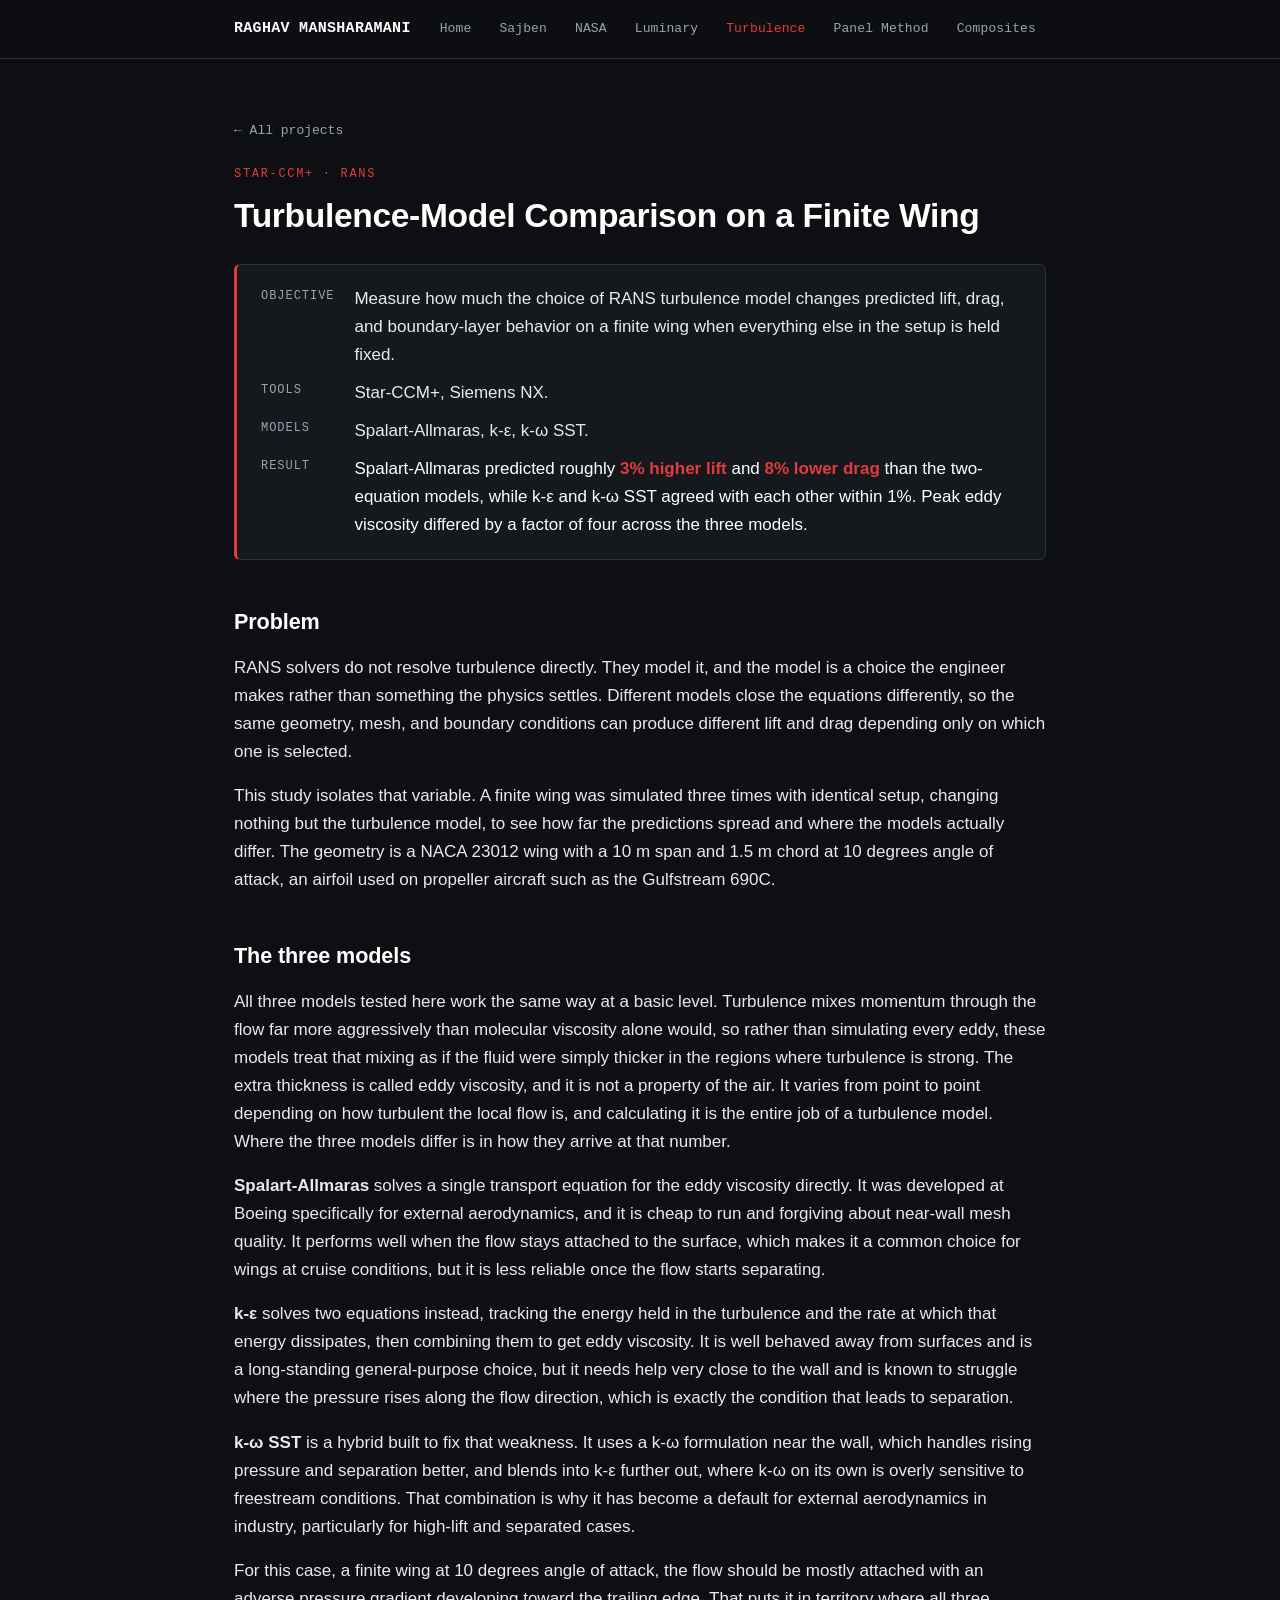
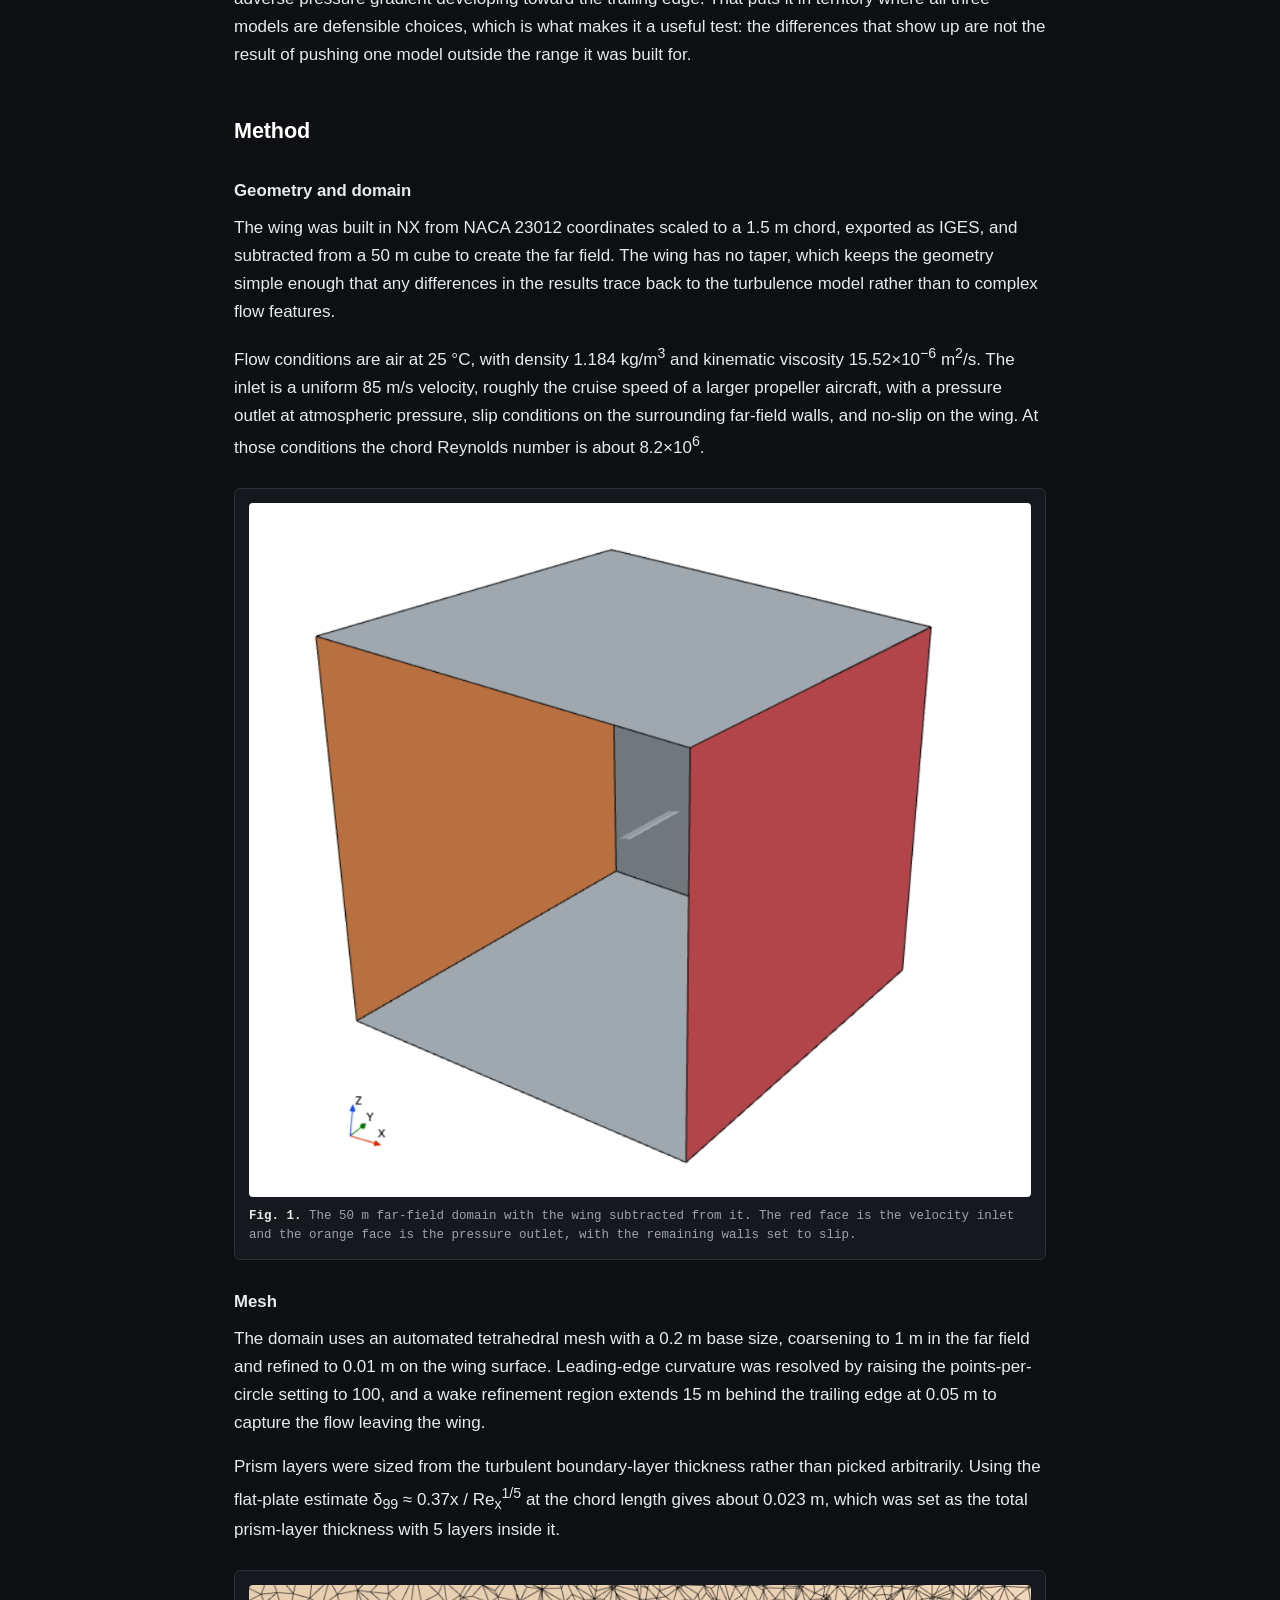
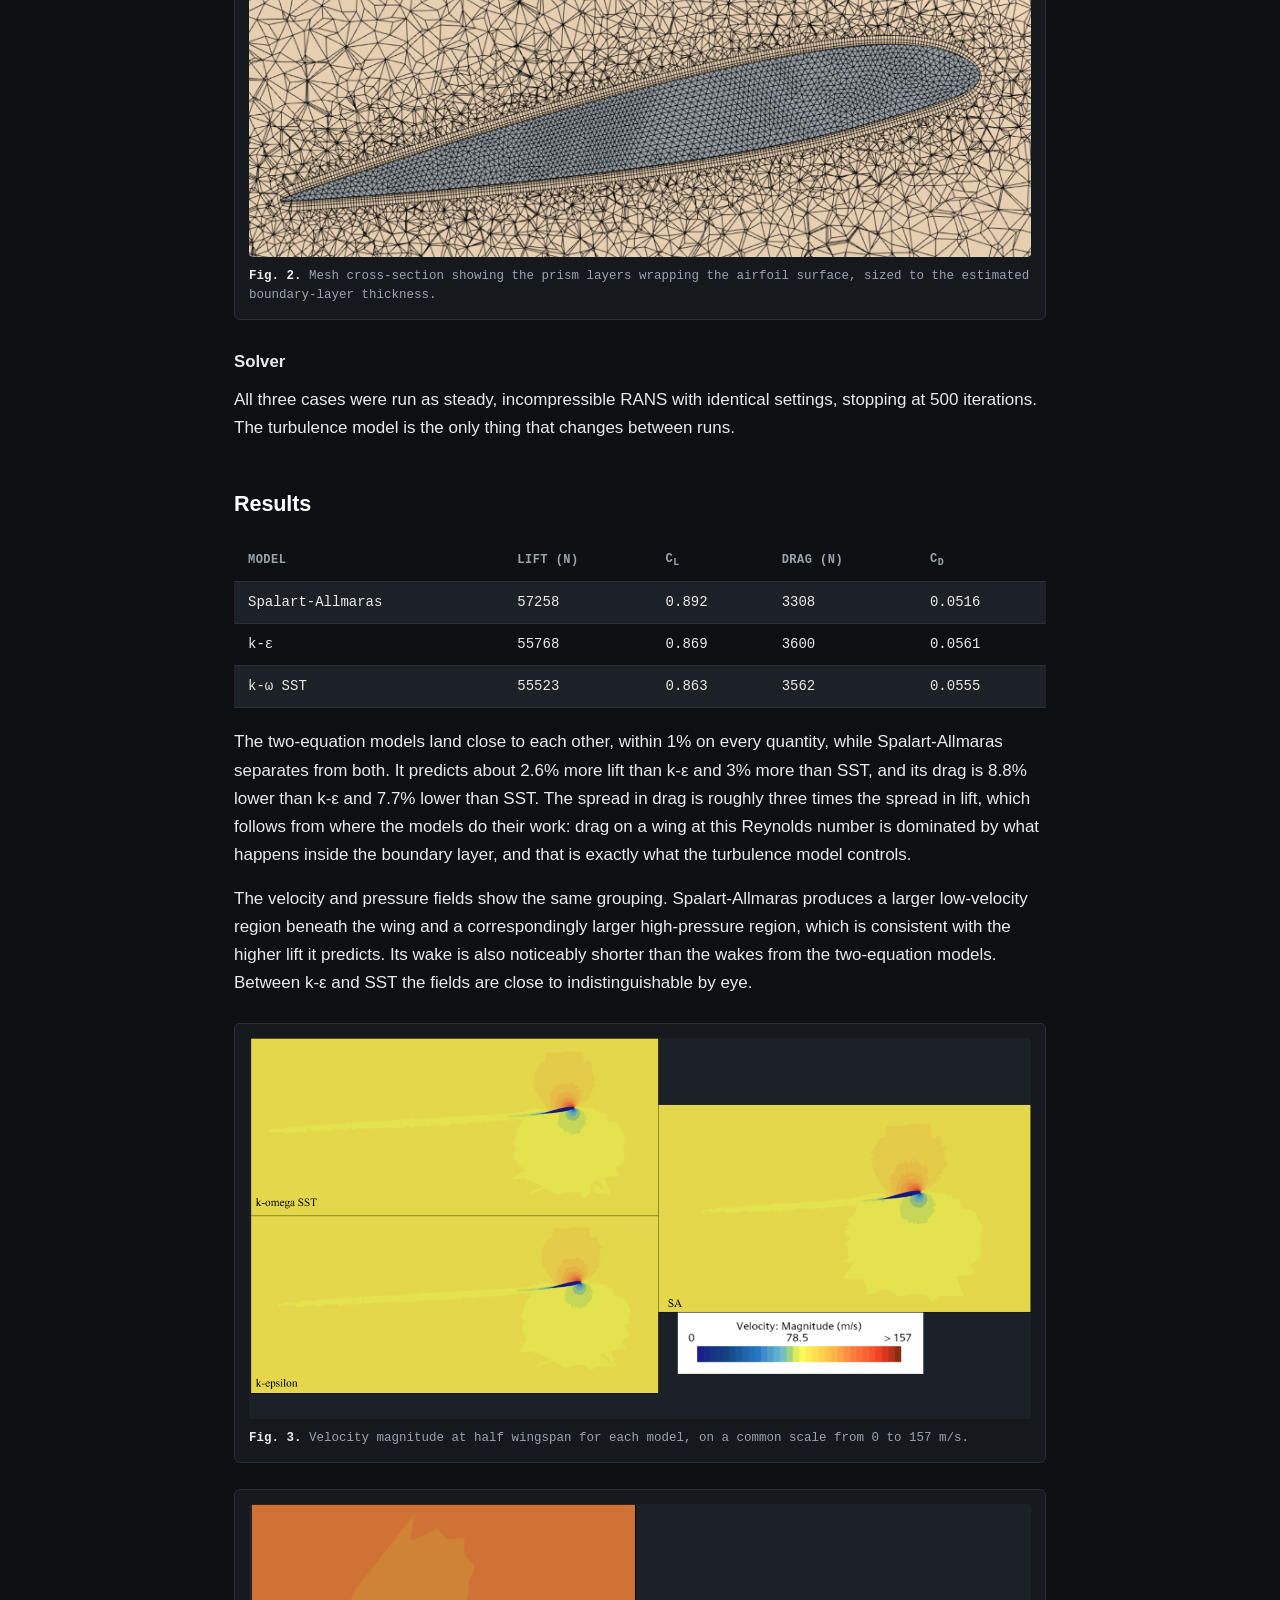
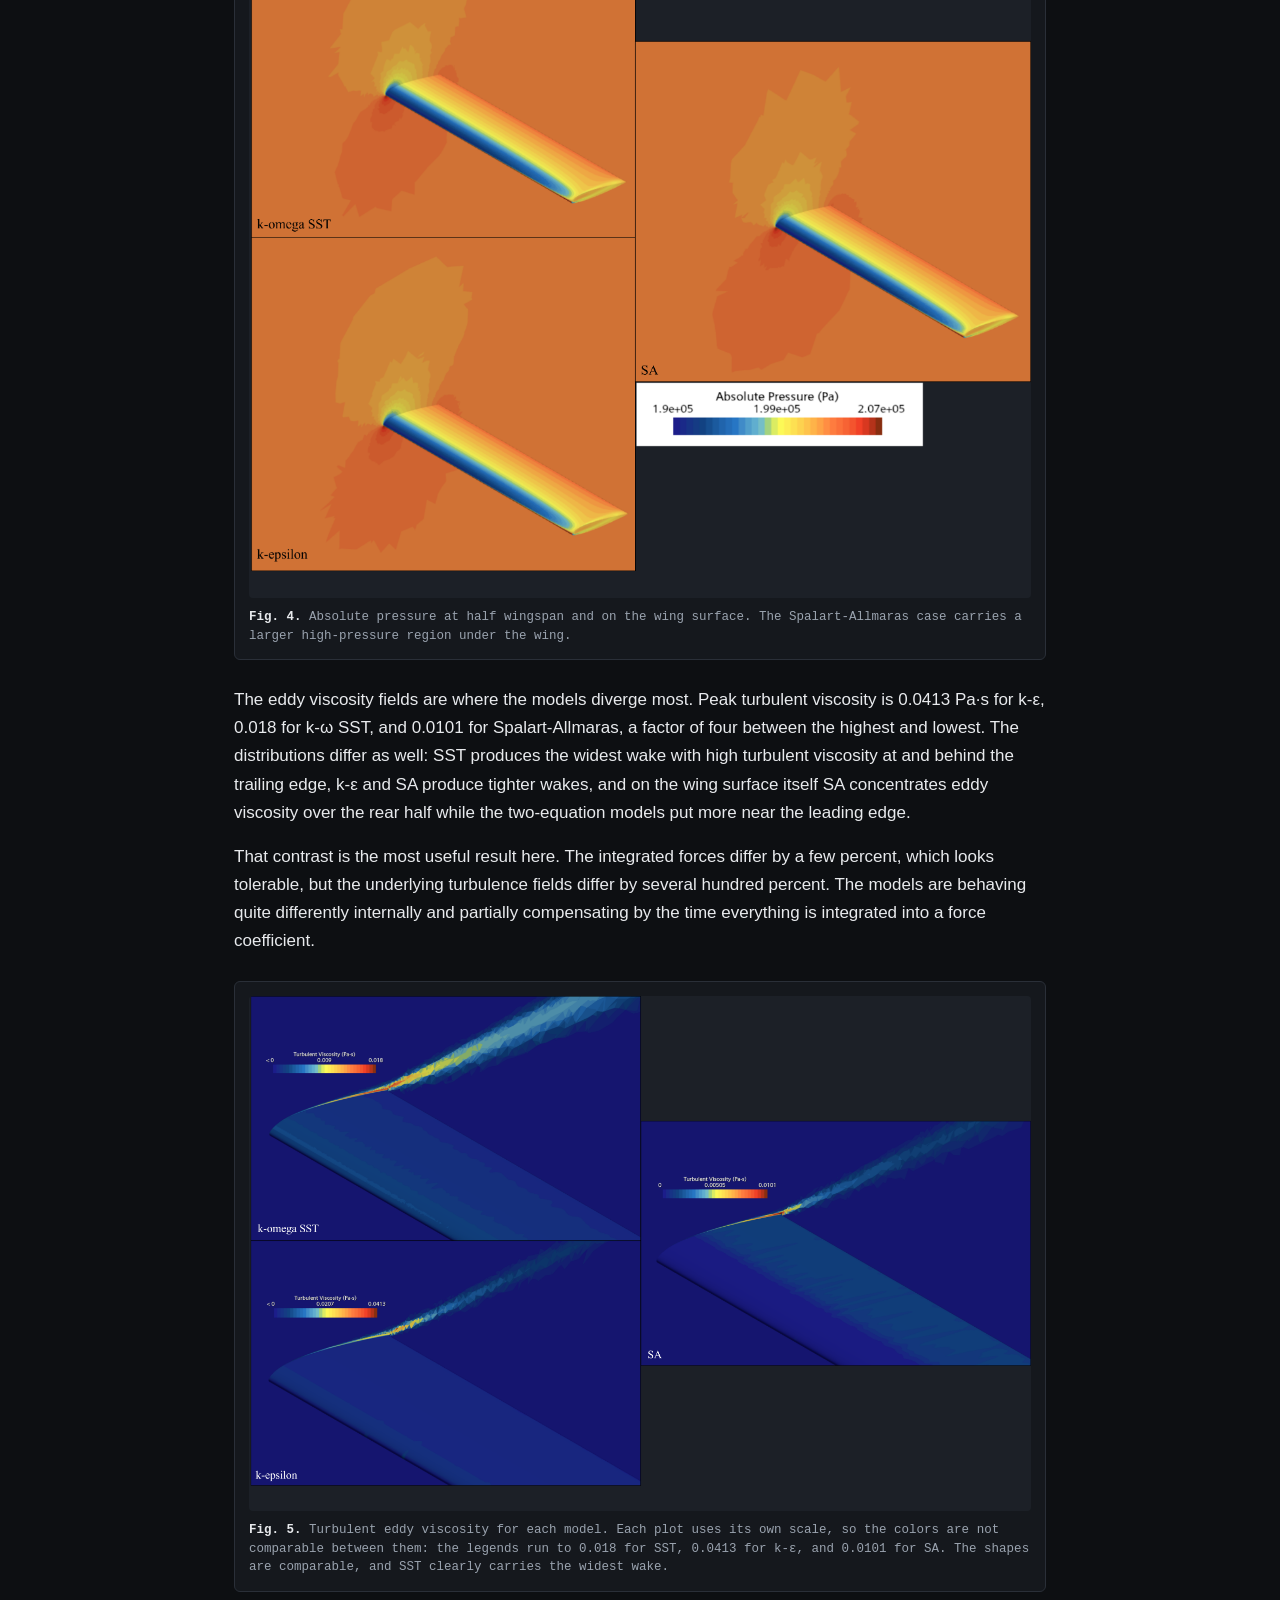
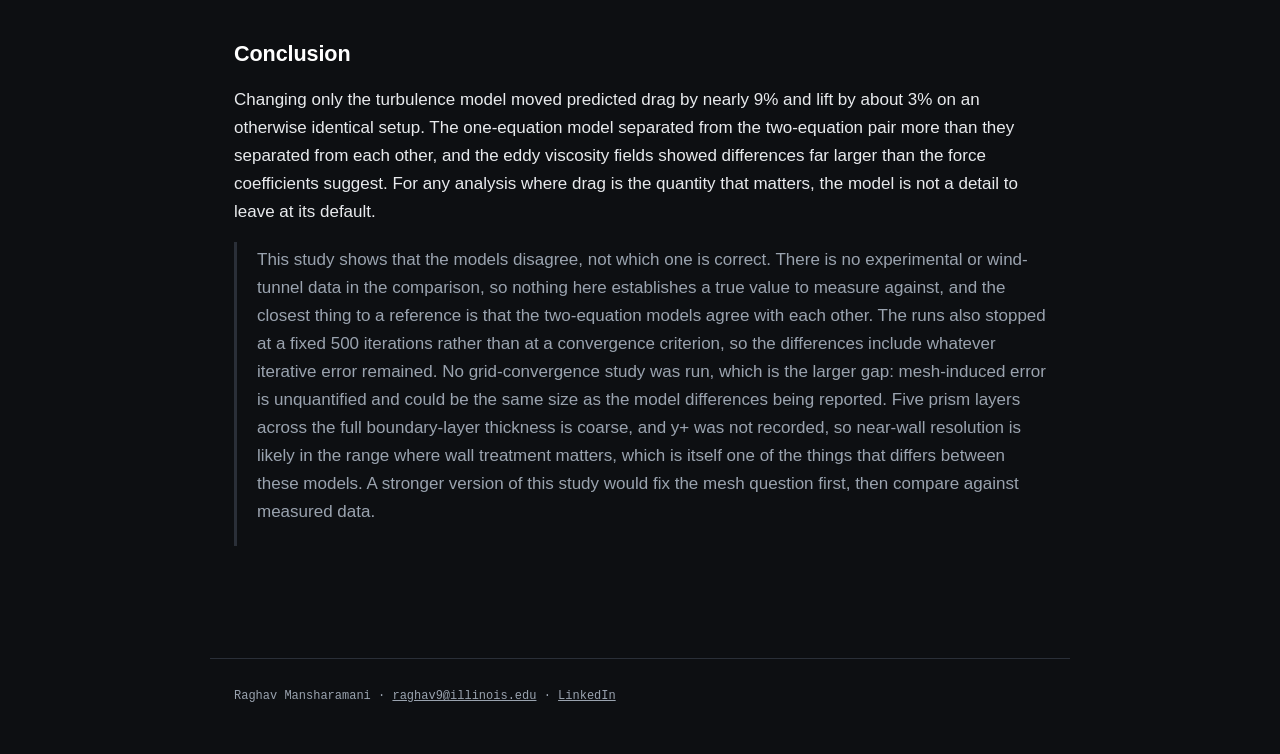
<file: turbulence.html>
<!DOCTYPE html>
<html lang="en">
<head>
  <meta charset="UTF-8">
  <meta name="viewport" content="width=device-width, initial-scale=1.0">
  <title>Turbulence-Model Study | Raghav Mansharamani</title>
  <link rel="stylesheet" href="style.css">
</head>
<body>

  <nav class="nav">
    <div class="nav-inner">
      <a class="nav-brand" href="index.html">RAGHAV MANSHARAMANI</a>
      <a class="nav-link" href="index.html">Home</a>
      <a class="nav-link" href="sajben.html">Sajben</a>
      <a class="nav-link" href="nasa.html">NASA</a>
      <a class="nav-link" href="luminary.html">Luminary</a>
      <a class="nav-link active" href="turbulence.html">Turbulence</a>
      <a class="nav-link" href="panel-method.html">Panel Method</a>
      <a class="nav-link" href="composites.html">Composites</a>
    </div>
  </nav>

  <main>
    <a class="backlink" href="index.html">&larr; All projects</a>

    <p class="eyebrow">Star-CCM+ · RANS</p>
    <h1>Turbulence-Model Comparison on a Finite Wing</h1>

    <div class="specblock">
      <dl>
        <dt>Objective</dt>
        <dd>Measure how much the choice of RANS turbulence model changes predicted lift, drag,
            and boundary-layer behavior on a finite wing when everything else in the setup is
            held fixed.</dd>
        <dt>Tools</dt>
        <dd>Star-CCM+, Siemens NX.</dd>
        <dt>Models</dt>
        <dd>Spalart-Allmaras, k-&epsilon;, k-&omega; SST.</dd>
        <dt>Result</dt>
        <dd class="result">Spalart-Allmaras predicted roughly <b>3% higher lift</b> and
            <b>8% lower drag</b> than the two-equation models, while k-&epsilon; and k-&omega; SST
            agreed with each other within 1%. Peak eddy viscosity differed by a factor of four
            across the three models.</dd>
      </dl>
    </div>

    <h2>Problem</h2>
    <p>
      RANS solvers do not resolve turbulence directly. They model it, and the model is a choice
      the engineer makes rather than something the physics settles. Different models close the
      equations differently, so the same geometry, mesh, and boundary conditions can produce
      different lift and drag depending only on which one is selected.
    </p>
    <p>
      This study isolates that variable. A finite wing was simulated three times with identical
      setup, changing nothing but the turbulence model, to see how far the predictions spread and
      where the models actually differ. The geometry is a NACA 23012 wing with a 10 m span and
      1.5 m chord at 10 degrees angle of attack, an airfoil used on propeller aircraft such as
      the Gulfstream 690C.
    </p>

    <h2>The three models</h2>
    <p>
      All three models tested here work the same way at a basic level. Turbulence mixes momentum
      through the flow far more aggressively than molecular viscosity alone would, so rather than
      simulating every eddy, these models treat that mixing as if the fluid were simply thicker in
      the regions where turbulence is strong. The extra thickness is called eddy viscosity, and it
      is not a property of the air. It varies from point to point depending on how turbulent the
      local flow is, and calculating it is the entire job of a turbulence model. Where the three
      models differ is in how they arrive at that number.
    </p>
    <p>
      <b>Spalart-Allmaras</b> solves a single transport equation for the eddy viscosity directly.
      It was developed at Boeing specifically for external aerodynamics, and it is cheap to run
      and forgiving about near-wall mesh quality. It performs well when the flow stays attached to
      the surface, which makes it a common choice for wings at cruise conditions, but it is less
      reliable once the flow starts separating.
    </p>
    <p>
      <b>k-&epsilon;</b> solves two equations instead, tracking the energy held in the turbulence
      and the rate at which that energy dissipates, then combining them to get eddy viscosity. It
      is well behaved away from surfaces and is a long-standing general-purpose choice, but it
      needs help very close to the wall and is known to struggle where the pressure rises along
      the flow direction, which is exactly the condition that leads to separation.
    </p>
    <p>
      <b>k-&omega; SST</b> is a hybrid built to fix that weakness. It uses a k-&omega; formulation
      near the wall, which handles rising pressure and separation better, and blends into
      k-&epsilon; further out, where k-&omega; on its own is overly sensitive to freestream
      conditions. That combination is why it has become a default for external aerodynamics in
      industry, particularly for high-lift and separated cases.
    </p>
    <p>
      For this case, a finite wing at 10 degrees angle of attack, the flow should be mostly
      attached with an adverse pressure gradient developing toward the trailing edge. That puts it
      in territory where all three models are defensible choices, which is what makes it a useful
      test: the differences that show up are not the result of pushing one model outside the range
      it was built for.
    </p>

    <h2>Method</h2>

    <h3>Geometry and domain</h3>
    <p>
      The wing was built in NX from NACA 23012 coordinates scaled to a 1.5 m chord, exported as
      IGES, and subtracted from a 50 m cube to create the far field. The wing has no taper, which
      keeps the geometry simple enough that any differences in the results trace back to the
      turbulence model rather than to complex flow features.
    </p>
    <p>
      Flow conditions are air at 25 &deg;C, with density 1.184 kg/m<sup>3</sup> and kinematic
      viscosity 15.52&times;10<sup>&minus;6</sup> m<sup>2</sup>/s. The inlet is a uniform 85 m/s
      velocity, roughly the cruise speed of a larger propeller aircraft, with a pressure outlet at
      atmospheric pressure, slip conditions on the surrounding far-field walls, and no-slip on the
      wing. At those conditions the chord Reynolds number is about 8.2&times;10<sup>6</sup>.
    </p>

    <figure>
      <img src="images/farfieldgeo.png" alt="Far-field domain cube with the wing subtracted, showing inlet and outlet faces">
      <figcaption><b>Fig. 1.</b> The 50 m far-field domain with the wing subtracted from it. The
        red face is the velocity inlet and the orange face is the pressure outlet, with the
        remaining walls set to slip.</figcaption>
    </figure>

    <h3>Mesh</h3>
    <p>
      The domain uses an automated tetrahedral mesh with a 0.2 m base size, coarsening to 1 m in
      the far field and refined to 0.01 m on the wing surface. Leading-edge curvature was resolved
      by raising the points-per-circle setting to 100, and a wake refinement region extends 15 m
      behind the trailing edge at 0.05 m to capture the flow leaving the wing.
    </p>
    <p>
      Prism layers were sized from the turbulent boundary-layer thickness rather than picked
      arbitrarily. Using the flat-plate estimate
      &delta;<sub>99</sub> &asymp; 0.37x / Re<sub>x</sub><sup>1/5</sup> at the chord length gives
      about 0.023 m, which was set as the total prism-layer thickness with 5 layers inside it.
    </p>

    <figure>
      <img src="images/boundary_layer.png" alt="Cross-section of the mesh showing prism layers around the airfoil">
      <figcaption><b>Fig. 2.</b> Mesh cross-section showing the prism layers wrapping the airfoil
        surface, sized to the estimated boundary-layer thickness.</figcaption>
    </figure>

    <h3>Solver</h3>
    <p>
      All three cases were run as steady, incompressible RANS with identical settings, stopping at
      500 iterations. The turbulence model is the only thing that changes between runs.
    </p>

    <h2>Results</h2>

    <table>
      <thead>
        <tr><th>Model</th><th>Lift (N)</th><th>C<sub>L</sub></th><th>Drag (N)</th><th>C<sub>D</sub></th></tr>
      </thead>
      <tbody>
        <tr><td>Spalart-Allmaras</td><td>57258</td><td>0.892</td><td>3308</td><td>0.0516</td></tr>
        <tr><td>k-&epsilon;</td><td>55768</td><td>0.869</td><td>3600</td><td>0.0561</td></tr>
        <tr><td>k-&omega; SST</td><td>55523</td><td>0.863</td><td>3562</td><td>0.0555</td></tr>
      </tbody>
    </table>

    <p>
      The two-equation models land close to each other, within 1% on every quantity, while
      Spalart-Allmaras separates from both. It predicts about 2.6% more lift than k-&epsilon; and
      3% more than SST, and its drag is 8.8% lower than k-&epsilon; and 7.7% lower than SST. The
      spread in drag is roughly three times the spread in lift, which follows from where the
      models do their work: drag on a wing at this Reynolds number is dominated by what happens
      inside the boundary layer, and that is exactly what the turbulence model controls.
    </p>

    <p>
      The velocity and pressure fields show the same grouping. Spalart-Allmaras produces a larger
      low-velocity region beneath the wing and a correspondingly larger high-pressure region,
      which is consistent with the higher lift it predicts. Its wake is also noticeably shorter
      than the wakes from the two-equation models. Between k-&epsilon; and SST the fields are
      close to indistinguishable by eye.
    </p>

    <figure>
      <img src="images/velcoity.png" alt="Velocity magnitude fields for the three turbulence models">
      <figcaption><b>Fig. 3.</b> Velocity magnitude at half wingspan for each model, on a common
        scale from 0 to 157 m/s.</figcaption>
    </figure>

    <figure>
      <img src="images/presha.png" alt="Absolute pressure fields for the three turbulence models">
      <figcaption><b>Fig. 4.</b> Absolute pressure at half wingspan and on the wing surface. The
        Spalart-Allmaras case carries a larger high-pressure region under the wing.</figcaption>
    </figure>

    <p>
      The eddy viscosity fields are where the models diverge most. Peak turbulent viscosity is
      0.0413 Pa&middot;s for k-&epsilon;, 0.018 for k-&omega; SST, and 0.0101 for
      Spalart-Allmaras, a factor of four between the highest and lowest. The distributions differ
      as well: SST produces the widest wake with high turbulent viscosity at and behind the
      trailing edge, k-&epsilon; and SA produce tighter wakes, and on the wing surface itself SA
      concentrates eddy viscosity over the rear half while the two-equation models put more near
      the leading edge.
    </p>
    <p>
      That contrast is the most useful result here. The integrated forces differ by a few percent,
      which looks tolerable, but the underlying turbulence fields differ by several hundred
      percent. The models are behaving quite differently internally and partially compensating by
      the time everything is integrated into a force coefficient.
    </p>

    <figure>
      <img src="images/eddyisco.png" alt="Turbulent eddy viscosity fields for the three turbulence models">
      <figcaption><b>Fig. 5.</b> Turbulent eddy viscosity for each model. Each plot uses its own
        scale, so the colors are not comparable between them: the legends run to 0.018 for SST,
        0.0413 for k-&epsilon;, and 0.0101 for SA. The shapes are comparable, and SST clearly
        carries the widest wake.</figcaption>
    </figure>

    <h2>Conclusion</h2>
    <p>
      Changing only the turbulence model moved predicted drag by nearly 9% and lift by about 3% on
      an otherwise identical setup. The one-equation model separated from the two-equation pair
      more than they separated from each other, and the eddy viscosity fields showed differences
      far larger than the force coefficients suggest. For any analysis where drag is the quantity
      that matters, the model is not a detail to leave at its default.
    </p>
    <div class="assessment">
      <p>
        This study shows that the models disagree, not which one is correct. There is no
        experimental or wind-tunnel data in the comparison, so nothing here establishes a true
        value to measure against, and the closest thing to a reference is that the two-equation
        models agree with each other. The runs also stopped at a fixed 500 iterations rather than
        at a convergence criterion, so the differences include whatever iterative error remained.
        No grid-convergence study was run, which is the larger gap: mesh-induced error is
        unquantified and could be the same size as the model differences being reported. Five
        prism layers across the full boundary-layer thickness is coarse, and y+ was not recorded,
        so near-wall resolution is likely in the range where wall treatment matters, which is
        itself one of the things that differs between these models. A stronger version of this
        study would fix the mesh question first, then compare against measured data.
      </p>
    </div>
  </main>

  <footer>
    Raghav Mansharamani &middot;
    <a href="mailto:raghav9@illinois.edu">raghav9@illinois.edu</a> &middot;
    <a href="https://linkedin.com/in/raghav-mansharamani">LinkedIn</a>
  </footer>

</body>
</html>
</file>
<file: style.css>
/* ============================================================
   Raghav Mansharamani — Portfolio
   Dark theme, red/white accents, technical register.
   One stylesheet shared across all pages.
   ============================================================ */

:root {
  --bg:        #0d0f12;   /* near-black base */
  --surface:   #15181d;   /* raised panels */
  --surface-2: #1c2027;   /* table stripes, hovers */
  --border:    #2a2f38;   /* hairline rules */
  --text:      #e8eaed;   /* primary text */
  --muted:     #9aa3af;   /* secondary text */
  --red:       #e23b3b;   /* hot accent */
  --red-dim:   #b02f2f;   /* pressed / borders */
  --white:     #ffffff;

  --mono: ui-monospace, "SF Mono", "JetBrains Mono", "Menlo", "Consolas", monospace;
  --sans: -apple-system, BlinkMacSystemFont, "Segoe UI", "Inter", Roboto, Helvetica, Arial, sans-serif;

  --maxw: 860px;
}

* { box-sizing: border-box; }

html { scroll-behavior: smooth; }

body {
  margin: 0;
  background: var(--bg);
  color: var(--text);
  font-family: var(--sans);
  font-size: 17px;
  line-height: 1.65;
  -webkit-font-smoothing: antialiased;
}

/* ---------- Nav ---------- */
.nav {
  position: sticky;
  top: 0;
  z-index: 50;
  background: rgba(13, 15, 18, 0.9);
  backdrop-filter: blur(8px);
  border-bottom: 1px solid var(--border);
}
.nav-inner {
  max-width: var(--maxw);
  margin: 0 auto;
  padding: 0 24px;
  display: flex;
  align-items: center;
  gap: 8px;
  height: 58px;
  flex-wrap: wrap;
}
.nav-brand {
  font-family: var(--mono);
  font-weight: 600;
  color: var(--white);
  text-decoration: none;
  letter-spacing: 0.02em;
  margin-right: auto;
  font-size: 15px;
}
.nav-brand:hover { color: var(--red); }
.nav a.nav-link {
  font-family: var(--mono);
  font-size: 13px;
  color: var(--muted);
  text-decoration: none;
  padding: 6px 10px;
  border-radius: 4px;
  letter-spacing: 0.01em;
}
.nav a.nav-link:hover { color: var(--text); background: var(--surface-2); }
.nav a.nav-link.active { color: var(--red); }

/* ---------- Layout ---------- */
main {
  max-width: var(--maxw);
  margin: 0 auto;
  padding: 56px 24px 96px;
}

.eyebrow {
  font-family: var(--mono);
  font-size: 12px;
  letter-spacing: 0.14em;
  text-transform: uppercase;
  color: var(--red);
  margin: 0 0 12px;
}

h1 {
  font-size: 2.1rem;
  line-height: 1.15;
  margin: 0 0 20px;
  letter-spacing: -0.01em;
  color: var(--white);
}
h2 {
  font-size: 1.35rem;
  margin: 44px 0 14px;
  color: var(--white);
  letter-spacing: -0.005em;
}
h3 {
  font-size: 1.05rem;
  margin: 28px 0 10px;
  color: var(--text);
}

p { margin: 0 0 16px; }
a { color: var(--red); }
a:hover { color: var(--white); }

.lead { font-size: 1.15rem; color: var(--text); }
.muted { color: var(--muted); }

/* ---------- Header / spec block ---------- */
.specblock {
  background: var(--surface);
  border: 1px solid var(--border);
  border-left: 3px solid var(--red);
  border-radius: 6px;
  padding: 20px 24px;
  margin: 28px 0 8px;
}
.specblock dl {
  margin: 0;
  display: grid;
  grid-template-columns: max-content 1fr;
  gap: 10px 20px;
}
.specblock dt {
  font-family: var(--mono);
  font-size: 12px;
  letter-spacing: 0.08em;
  text-transform: uppercase;
  color: var(--muted);
  padding-top: 2px;
}
.specblock dd {
  margin: 0;
  color: var(--text);
}
.specblock dd.result { color: var(--white); }
.specblock dd.result b { color: var(--red); font-weight: 600; }

/* ---------- Tables ---------- */
table {
  width: 100%;
  border-collapse: collapse;
  margin: 20px 0;
  font-family: var(--mono);
  font-size: 14px;
}
th, td {
  text-align: left;
  padding: 9px 14px;
  border-bottom: 1px solid var(--border);
}
th {
  color: var(--muted);
  font-weight: 600;
  letter-spacing: 0.04em;
  text-transform: uppercase;
  font-size: 12px;
}
tbody tr:nth-child(odd) { background: var(--surface-2); }
tr.highlight td {
  color: var(--white);
  background: rgba(226, 59, 59, 0.10);
}
tr.highlight td:first-child { border-left: 2px solid var(--red); }

/* ---------- Figures ---------- */
figure {
  margin: 26px 0;
  background: var(--surface);
  border: 1px solid var(--border);
  border-radius: 6px;
  padding: 14px;
}
figure img {
  width: 100%;
  height: auto;
  display: block;
  border-radius: 4px;
  background: var(--surface-2);
}
figcaption {
  font-family: var(--mono);
  font-size: 12.5px;
  color: var(--muted);
  margin-top: 10px;
  line-height: 1.5;
}
figcaption b { color: var(--text); font-weight: 600; }

/* placeholder for figures not yet added */
.fig-placeholder {
  border: 1px dashed var(--border);
  border-radius: 4px;
  padding: 44px 16px;
  text-align: center;
  font-family: var(--mono);
  font-size: 13px;
  color: var(--muted);
  background: var(--surface-2);
}

/* ---------- Callout for honest-assessment ---------- */
.assessment {
  border-left: 3px solid var(--border);
  padding: 4px 0 4px 20px;
  margin: 16px 0;
  color: var(--muted);
}

/* ---------- Overview table on home ---------- */
.overview a { color: var(--text); text-decoration: none; }
.overview a:hover { color: var(--red); }
.overview .status {
  font-family: var(--mono);
  font-size: 11px;
  letter-spacing: 0.06em;
  text-transform: uppercase;
  color: var(--muted);
}
.overview .status.wip { color: var(--red); }

/* ---------- Stub / coming-soon ---------- */
.stub {
  background: var(--surface);
  border: 1px dashed var(--border);
  border-radius: 6px;
  padding: 40px 28px;
  text-align: center;
  color: var(--muted);
  font-family: var(--mono);
  font-size: 14px;
  margin: 32px 0;
}

/* ---------- Footer ---------- */
footer {
  max-width: var(--maxw);
  margin: 0 auto;
  padding: 28px 24px 48px;
  border-top: 1px solid var(--border);
  font-family: var(--mono);
  font-size: 12px;
  color: var(--muted);
}
footer a { color: var(--muted); }
footer a:hover { color: var(--red); }

/* ---------- Back link ---------- */
.backlink {
  font-family: var(--mono);
  font-size: 13px;
  color: var(--muted);
  text-decoration: none;
  display: inline-block;
  margin-bottom: 24px;
}
.backlink:hover { color: var(--red); }

/* ---------- Responsive ---------- */
@media (max-width: 600px) {
  body { font-size: 16px; }
  h1 { font-size: 1.7rem; }
  .nav-inner { height: auto; padding: 10px 16px; }
  main { padding: 36px 18px 72px; }
  .specblock dl { grid-template-columns: 1fr; gap: 4px 0; }
  .specblock dt { padding-top: 12px; }
  table { font-size: 12.5px; }
  th, td { padding: 7px 8px; }
}

/* ---------- Reduced motion ---------- */
@media (prefers-reduced-motion: reduce) {
  html { scroll-behavior: auto; }
}

/* ---------- Print (for PDF export) ---------- */
@media print {
  .nav, footer .noprint { display: none; }
  body { background: #fff; color: #000; }
  .specblock, figure, table { break-inside: avoid; }
}
/* ---------- Collapsible detail sections ---------- */
details {
  background: var(--surface);
  border: 1px solid var(--border);
  border-left: 3px solid var(--red-dim);
  border-radius: 6px;
  margin: 20px 0;
  padding: 0 20px;
}
details[open] { padding-bottom: 4px; }
summary {
  cursor: pointer;
  padding: 14px 0;
  font-family: var(--mono);
  font-size: 13px;
  letter-spacing: 0.02em;
  color: var(--text);
  list-style: none;
}
summary::-webkit-details-marker { display: none; }
summary::before {
  content: "+";
  color: var(--red);
  font-weight: 600;
  margin-right: 10px;
}
details[open] summary::before { content: "\2212"; }
summary:hover { color: var(--red); }
details > *:not(summary) { font-size: 0.96em; }
details table { font-size: 13px; }
details pre {
  background: var(--bg);
  border: 1px solid var(--border);
  border-radius: 4px;
  padding: 12px 14px;
  overflow-x: auto;
  font-family: var(--mono);
  font-size: 12.5px;
  color: var(--text);
  line-height: 1.5;
}
</file>
